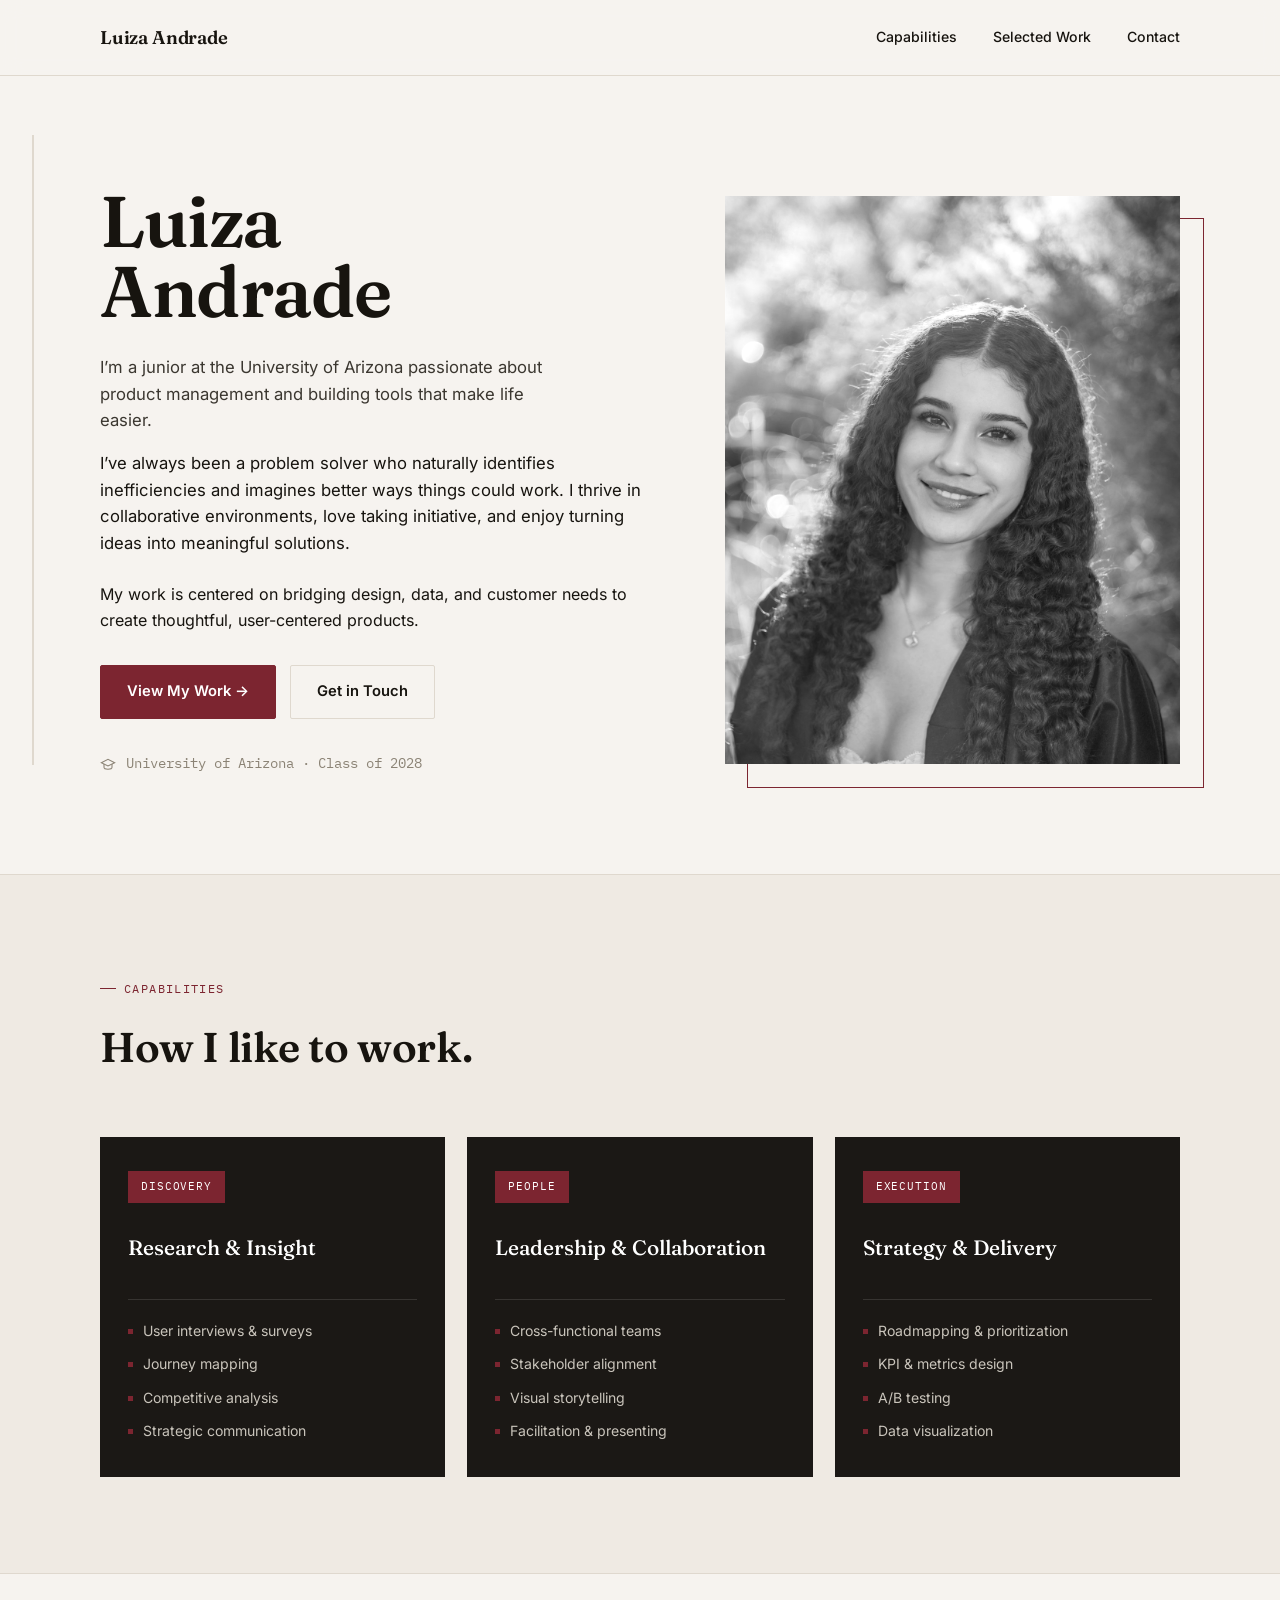
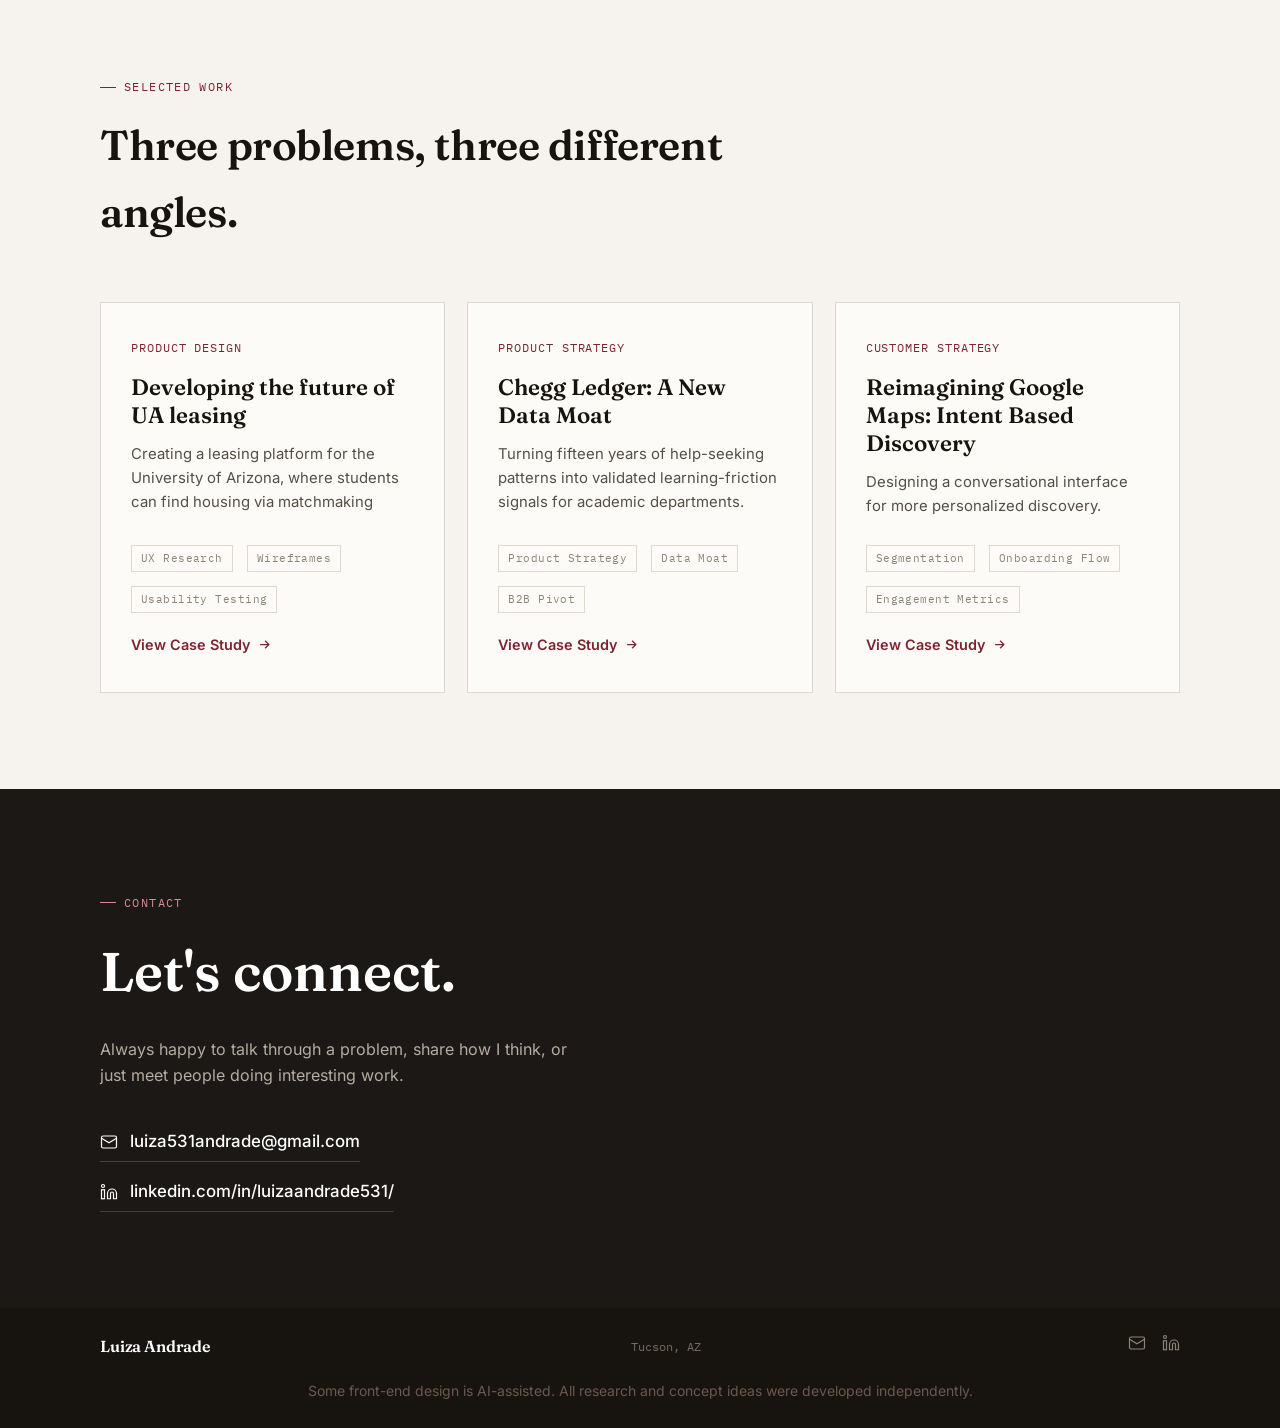
<file: index.html>
<!DOCTYPE html>

<html lang="en"><head>
<meta charset="utf-8"/>
<meta content="width=device-width, initial-scale=1.0" name="viewport"/>
<title>Luiza Andrade</title>



<link href="subzona-case-study.html?v=fast-3" rel="prefetch"/>
<link href="chegg-ledger-case-study.html?v=fast-3" rel="prefetch"/>
<link href="case-study2.html?v=fast-3" rel="prefetch"/>
<style>
  :root{
    --bg: #F6F3EF;
    --bg-alt: #EFEAE3;
    --ink: #17140F;
    --near-black: #1B1815;
    --oxblood: #7C2530;
    --oxblood-dark: #5E1B23;
    --cream-card: #FDFBF8;
    --line: #DFD8CE;
    --stone: #8B8375;
    --stone-light: #B4ACA0;
    --white: #FFFFFF;

    --serif: "Fraunces", Georgia, serif;
    --sans: "Inter", -apple-system, BlinkMacSystemFont, "Segoe UI", sans-serif;
    --mono: "IBM Plex Mono", monospace;
  }

  *{ margin:0; padding:0; box-sizing:border-box; }

  html{ scroll-behavior:smooth; }

  body{
    background:var(--bg);
    color:var(--ink);
    font-family:var(--sans);
    line-height:1.6;
    -webkit-font-smoothing:antialiased;
    overflow-x:hidden;
  }

  a{ color:inherit; text-decoration:none; }

  ::selection{ background:var(--oxblood); color:var(--white); }

  :focus-visible{
    outline: 2px solid var(--oxblood);
    outline-offset: 3px;
  }

  .wrap{
    max-width:1160px;
    margin:0 auto;
    padding:0 40px;
  }

  /* ---------- Roadmap thread (signature element) ---------- */
  .thread-track{
    position:fixed;
    left:32px;
    top:0;
    bottom:0;
    width:2px;
    z-index:5;
    display:flex;
    align-items:center;
    pointer-events:none;
  }
  .thread-track svg{ height:70vh; width:2px; overflow:visible; }
  .thread-line{
    stroke:var(--line);
    stroke-width:2;
  }
  .thread-fill{
    stroke:var(--oxblood);
    stroke-width:2;
    stroke-dasharray:1000;
    stroke-dashoffset:1000;
    transition:stroke-dashoffset .1s linear;
  }
  @media (max-width:900px){
    .thread-track{ display:none; }
  }

  /* ---------- Nav ---------- */
  header{
    position:sticky;
    top:0;
    z-index:50;
    background:rgba(246,243,239,0.88);
    backdrop-filter: blur(10px);
    border-bottom:1px solid var(--line);
  }
  nav{
    max-width:1160px;
    margin:0 auto;
    padding:22px 40px;
    display:flex;
    justify-content:space-between;
    align-items:center;
  }
  .logo{
    font-family:var(--serif);
    font-size:1.15rem;
    font-weight:600;
    letter-spacing:-0.01em;
  }
  .navlinks{
    display:flex;
    gap:36px;
    font-size:0.88rem;
    font-weight:500;
    color:var(--ink);
  }
  .navlinks a{
    position:relative;
    padding:4px 0;
    transition:color .2s ease;
  }
  .navlinks a::after{
    content:"";
    position:absolute;
    left:0; bottom:0;
    width:0; height:1px;
    background:var(--oxblood);
    transition:width .25s ease;
  }
  .navlinks a:hover{ color:var(--oxblood); }
  .navlinks a:hover::after{ width:100%; }

  .nav-toggle{ display:none; background:none; border:none; cursor:pointer; padding:6px; }
  .nav-toggle span{ display:block; width:22px; height:2px; background:var(--ink); margin:5px 0; transition:.25s; }

  @media (max-width:760px){
    .navlinks{
      position:fixed;
      top:64px; right:0;
      background:var(--cream-card);
      flex-direction:column;
      gap:0;
      width:220px;
      border:1px solid var(--line);
      border-radius:8px 0 0 8px;
      box-shadow:0 12px 30px rgba(0,0,0,0.12);
      transform:translateX(110%);
      transition:transform .3s ease;
    }
    .navlinks.open{ transform:translateX(0); }
    .navlinks a{ padding:16px 22px; border-bottom:1px solid var(--line); }
    .nav-toggle{ display:block; }
  }

  /* ---------- Eyebrow / labels ---------- */
  .eyebrow{
    font-family:var(--mono);
    font-size:0.72rem;
    letter-spacing:0.12em;
    text-transform:uppercase;
    color:var(--oxblood);
    display:inline-flex;
    align-items:center;
    gap:8px;
    margin-bottom:16px;
  }
  .eyebrow::before{
    content:"";
    width:16px; height:1px;
    background:var(--oxblood);
  }

  /* ---------- Hero ---------- */
  .hero{
    padding:110px 0 100px;
  }
  .hero-grid{
    display:grid;
    grid-template-columns:1.05fr 0.85fr;
    gap:64px;
    align-items:center;
  }
  .hero h1{
    font-family:var(--serif);
    font-weight:600;
    font-size:clamp(2.8rem, 5.6vw, 4.6rem);
    line-height:0.98;
    letter-spacing:-0.02em;
    margin-bottom:28px;
  }
  .hero h1 em{
    font-style:italic;
    font-weight:400;
    color:var(--oxblood);
  }
  .hero p{
    font-size:1.04rem;
    color:#3B3730;
    max-width:480px;
    margin-bottom:16px;
  }
  .hero p:last-of-type{ margin-bottom:32px; }

  .btn-row{ display:flex; gap:14px; flex-wrap:wrap; margin-bottom:34px; }
  .btn{
    font-family:var(--sans);
    font-weight:600;
    font-size:0.92rem;
    padding:14px 26px;
    border-radius:2px;
    cursor:pointer;
    transition:all .22s ease;
    display:inline-flex;
    align-items:center;
    gap:8px;
  }
  .btn-primary{
    background:var(--oxblood);
    color:var(--white);
    border:1px solid var(--oxblood);
  }
  .btn-primary:hover{
    background:var(--oxblood-dark);
    border-color:var(--oxblood-dark);
    transform:translateY(-1px);
  }
  .btn-ghost{
    background:transparent;
    color:var(--ink);
    border:1px solid var(--line);
  }
  .btn-ghost:hover{
    border-color:var(--ink);
    transform:translateY(-1px);
  }

  .badge-row{
    display:flex; align-items:center; gap:10px;
    font-size:0.85rem;
    color:var(--stone);
    font-family:var(--mono);
  }
  .badge-row svg{ flex-shrink:0; }

  .hero-photo{
    position:relative;
  }
  .hero-photo::before{
    content:"";
    position:absolute;
    top:22px; left:22px;
    width:100%; height:100%;
    border:1px solid var(--oxblood);
    z-index:0;
  }
  .hero-photo img{
    position:relative;
    z-index:1;
    width:100%;
    height:auto;
    display:block;
    object-fit:cover;
    filter:grayscale(1) contrast(1.05);
    aspect-ratio:4/5;
    object-position: center 20%;
  }

  @media (max-width:900px){
    .hero-grid{ grid-template-columns:1fr; }
    .hero{ padding:64px 0 60px; }
    .hero-photo{ order:-1; max-width:340px; }
  }

  /* ---------- Section shells ---------- */
  section{ padding:96px 0; }
  .section-alt{ background:var(--bg-alt); border-top:1px solid var(--line); border-bottom:1px solid var(--line); }

  .section-head{ margin-bottom:56px; max-width:640px; }
  .section-head h2{
    font-family:var(--serif);
    font-weight:600;
    font-size:clamp(1.9rem, 3.4vw, 2.6rem);
    letter-spacing:-0.01em;
  }

  /* ---------- Capabilities ---------- */
  .cap-grid{
    display:grid;
    grid-template-columns:repeat(3, 1fr);
    gap:22px;
  }
  .cap-card{
    background:var(--near-black);
    color:var(--white);
    padding:34px 28px;
    min-height:340px;
    display:flex;
    flex-direction:column;
    position:relative;
    overflow:hidden;
    transition:transform .3s ease;
  }
  .cap-card:hover{ transform:translateY(-4px); }
  .cap-tag{
    align-self:flex-start;
    background:var(--oxblood);
    color:var(--white);
    font-family:var(--mono);
    font-size:0.7rem;
    letter-spacing:0.08em;
    text-transform:uppercase;
    padding:7px 13px;
    margin-bottom:28px;
  }
  .cap-card h3{
    font-family:var(--serif);
    font-weight:500;
    font-size:1.3rem;
    margin-bottom:18px;
  }
  .cap-list{
    list-style:none;
    display:flex;
    flex-direction:column;
    gap:11px;
    margin-top:auto;
    padding-top:20px;
    border-top:1px solid rgba(255,255,255,0.12);
  }
  .cap-list li{
    font-size:0.88rem;
    color:#C9C4BB;
    display:flex;
    align-items:baseline;
    gap:10px;
  }
  .cap-list li::before{
    content:"";
    width:5px; height:5px;
    background:var(--oxblood);
    flex-shrink:0;
    transform:translateY(-2px);
  }

  @media (max-width:900px){
    .cap-grid{ grid-template-columns:1fr; }
  }

  /* ---------- Work ---------- */
  .work-grid{
    display:grid;
    grid-template-columns:repeat(3, 1fr);
    gap:22px;
  }
  .work-card{
    background:var(--cream-card);
    border:1px solid var(--line);
    padding:36px 30px;
    display:flex;
    flex-direction:column;
    transition:border-color .25s ease, transform .25s ease, box-shadow .25s ease;
  }
  .work-card:hover{
    border-color:var(--oxblood);
    transform:translateY(-4px);
    box-shadow:0 18px 40px rgba(23,20,15,0.08);
  }
  .work-tag{
    font-family:var(--mono);
    font-size:0.72rem;
    letter-spacing:0.08em;
    text-transform:uppercase;
    color:var(--oxblood);
    margin-bottom:16px;
  }
  .work-card h3{
    font-family:var(--serif);
    font-weight:600;
    font-size:1.4rem;
    line-height:1.25;
    margin-bottom:14px;
  }
  .work-card p{
    font-size:0.93rem;
    color:#544F46;
    margin-bottom:26px;
    flex-grow:1;
  }
  .work-meta{
    display:flex;
    gap:14px;
    flex-wrap:wrap;
    margin-bottom:20px;
  }
  .work-meta span{
    font-family:var(--mono);
    font-size:0.68rem;
    letter-spacing:0.04em;
    color:var(--stone);
    border:1px solid var(--line);
    padding:4px 9px;
  }
  .work-link{
    font-weight:600;
    font-size:0.9rem;
    color:var(--oxblood);
    display:inline-flex;
    align-items:center;
    gap:7px;
  }
  .work-link svg{ transition:transform .2s ease; }
  .work-card:hover .work-link svg{ transform:translateX(4px); }

  @media (max-width:900px){
    .work-grid{ grid-template-columns:1fr; }
  }

  /* ---------- Contact / Footer ---------- */
  .contact{
    background:var(--near-black);
    color:var(--white);
  }
  .contact .eyebrow{ color:#D98A93; }
  .contact .eyebrow::before{ background:#D98A93; }
  .contact h2{
    font-family:var(--serif);
    font-weight:600;
    font-size:clamp(2.2rem, 4.6vw, 3.4rem);
    margin-bottom:22px;
    max-width:600px;
  }
  .contact p{
    color:#B4ACA0;
    max-width:480px;
    margin-bottom:40px;
    font-size:1rem;
  }
  .contact-links{
    display:flex;
    flex-direction:column;
    gap:16px;
  }
  .contact-links a{
    display:inline-flex;
    align-items:center;
    gap:12px;
    font-size:1.05rem;
    font-weight:500;
    width:fit-content;
    padding-bottom:6px;
    border-bottom:1px solid rgba(255,255,255,0.18);
    transition:border-color .2s ease, color .2s ease;
  }
  .contact-links a:hover{ border-color:var(--oxblood); color:#E7A5AC; }

  footer{
    background:var(--ink);
    color:#8B8375;
    padding:26px 0;
  }
  .footer-row{
    display:flex;
    justify-content:space-between;
    align-items:center;
    flex-wrap:wrap;
    gap:14px;
  }
  .footer-row .logo{ color:var(--white); font-size:1rem; }
  .footer-tag{ font-family:var(--mono); font-size:0.78rem; color:#726C60; }
  .footer-icons{ display:flex; gap:16px; }
  .footer-icons a{ color:#8B8375; transition:color .2s ease; }
  .footer-icons a:hover{ color:var(--oxblood); }

  /* ---------- Reveal on scroll ---------- */
  .reveal{
    opacity:0;
    transform:translateY(22px);
    transition:opacity .7s ease, transform .7s ease;
  }
  .reveal.in{ opacity:1; transform:translateY(0); }

  @media (prefers-reduced-motion: reduce){
    html{ scroll-behavior:auto; }
    .reveal{ opacity:1; transform:none; transition:none; }
    .thread-fill{ transition:none; }
  }

</style>
<style>:root{--motion-accent:#b43e51}
.motion-progress{position:fixed;z-index:10000;top:0;left:0;width:100%;height:3px;transform:scaleX(0);transform-origin:left;background:linear-gradient(90deg,var(--motion-accent),#e79b75);pointer-events:none}
.motion-ready .motion-reveal{opacity:0;transform:translateY(28px) scale(.985);transition:opacity .72s cubic-bezier(.2,.75,.25,1),transform .72s cubic-bezier(.2,.75,.25,1);transition-delay:var(--motion-delay,0ms)}
.motion-ready .motion-reveal.motion-in{opacity:1;transform:none}
.motion-ready .motion-pop{transition:transform .35s cubic-bezier(.2,.8,.2,1),box-shadow .35s ease,border-color .35s ease;transform-style:preserve-3d;will-change:transform}
.motion-ready .motion-pop:hover{transform:translateY(-7px) rotateX(var(--motion-rx,0deg)) rotateY(var(--motion-ry,0deg));box-shadow:0 20px 45px rgba(31,22,23,.13)}
.motion-ready a,.motion-ready button{transition:transform .22s ease,color .22s ease,background-color .22s ease,border-color .22s ease}
.motion-ready a:hover,.motion-ready button:hover{transform:translateY(-2px)}
.motion-ready img{transition:transform .65s cubic-bezier(.2,.8,.2,1),filter .4s ease}
.motion-ready .motion-pop:hover img,.motion-ready figure:hover img,.motion-ready .phone:hover img{transform:scale(1.025)}
@media(max-width:800px),(pointer:coarse){.motion-ready .motion-pop:hover{transform:translateY(-4px)}}
@media(prefers-reduced-motion:reduce){html{scroll-behavior:auto!important}.motion-progress{display:none}.motion-ready .motion-reveal{opacity:1;transform:none;transition:none}.motion-ready *{animation-duration:.01ms!important;animation-iteration-count:1!important;transition-duration:.01ms!important}}
</style>
<style>@font-face {
  font-family: 'Fraunces';
  font-style: normal;
  font-weight: 300;
  font-display: swap;
  src: url(assets/font-d76b2b5f397b.woff2) format('woff2');
}
@font-face {
  font-family: 'Fraunces';
  font-style: normal;
  font-weight: 400;
  font-display: swap;
  src: url(assets/font-5f9f671b2c58.woff2) format('woff2');
}
@font-face {
  font-family: 'Fraunces';
  font-style: normal;
  font-weight: 500;
  font-display: swap;
  src: url(assets/font-c327eacc9d20.woff2) format('woff2');
}
@font-face {
  font-family: 'Fraunces';
  font-style: normal;
  font-weight: 600;
  font-display: swap;
  src: url(assets/font-9f49203e2ae8.woff2) format('woff2');
}
@font-face {
  font-family: 'Fraunces';
  font-style: normal;
  font-weight: 700;
  font-display: swap;
  src: url(assets/font-949591173c23.woff2) format('woff2');
}
@font-face {
  font-family: 'IBM Plex Mono';
  font-style: normal;
  font-weight: 400;
  font-display: swap;
  src: url(assets/font-73ee977f3973.woff2) format('woff2');
}
@font-face {
  font-family: 'IBM Plex Mono';
  font-style: normal;
  font-weight: 500;
  font-display: swap;
  src: url(assets/font-334e1ee15178.woff2) format('woff2');
}
@font-face {
  font-family: 'Inter';
  font-style: normal;
  font-weight: 400;
  font-display: swap;
  src: url(assets/font-35f7e7e06fa6.woff2) format('woff2');
}
@font-face {
  font-family: 'Inter';
  font-style: normal;
  font-weight: 500;
  font-display: swap;
  src: url(assets/font-e90966715edc.woff2) format('woff2');
}
@font-face {
  font-family: 'Inter';
  font-style: normal;
  font-weight: 600;
  font-display: swap;
  src: url(assets/font-425c6feef04d.woff2) format('woff2');
}
</style>
<style>.reveal,.motion-ready .motion-reveal{opacity:1!important;transform:none!important;transition:none!important}.motion-pop{will-change:auto!important}</style></head>
<body class="" id="artifacts-component-root-html">
<div aria-hidden="true" class="thread-track">
<svg preserveaspectratio="none" viewbox="0 0 2 1000">
<line class="thread-line" x1="1" x2="1" y1="0" y2="1000"></line>
<line class="thread-fill" id="threadFill" style="stroke-dashoffset: 0;" x1="1" x2="1" y1="0" y2="1000"></line>
</svg>
</div>
<header>
<nav>
<div class="logo">Luiza Andrade</div>
<div class="navlinks" id="navLinks">
<a href="#capabilities">Capabilities</a>
<a href="#work">Selected Work</a>
<a href="#contact">Contact</a>
</div>
<button aria-label="Toggle menu" class="nav-toggle" id="navToggle">
<span></span><span></span><span></span>
</button>
</nav>
</header>
<section class="hero" id="about">
<div class="wrap hero-grid">
<div>
<h1 class="reveal">Luiza<br/>Andrade</h1>
<p class="reveal"><span style="font-size: 16.64px;">I’m a junior at the University of Arizona passionate about product management and building tools that make life easier.</span><div><div><span style="font-size: 16.64px;">I’ve always been a problem solver who naturally identifies inefficiencies and imagines better ways things could work.</span><span style="font-size: 1.04rem;"> I thrive in collaborative environments, love taking initiative, and enjoy turning ideas into meaningful solutions.</span> </div><div><br/></div><div>My work is centered on bridging design, data, and customer needs to create thoughtful, user-centered products.</div></div></p>
<div class="btn-row reveal">
<a class="btn btn-primary" href="#work">View My Work →</a>
<a class="btn btn-ghost" href="#contact">Get in Touch</a>
</div>
<div class="badge-row reveal">
<svg fill="none" height="16" stroke="currentColor" stroke-width="1.6" viewbox="0 0 24 24" width="16"><path d="M22 10 12 5 2 10l10 5 10-5Z"></path><path d="M6 12v5c0 1.5 2.7 3 6 3s6-1.5 6-3v-5"></path></svg>
<span>University of Arizona · Class of 2028</span>
</div>
</div>
<div class="hero-photo reveal" id="heroPhoto">
<img decoding="async" fetchpriority="high" alt="Portrait of Luiza Andrade" id="heroPhotoImg" src="luiza-photo.jpg"/>
</div>
</div>
</section>
<section class="section-alt" id="capabilities">
<div class="wrap">
<div class="section-head reveal">
<div class="eyebrow">Capabilities</div>
<h2>How I like to work.</h2>
</div>
<div class="cap-grid" id="capGrid">
<div class="cap-card reveal">
<div class="cap-tag">Discovery</div>
<h3>Research &amp; Insight</h3>
<ul class="cap-list">
<li>User interviews &amp; surveys</li>
<li>Journey mapping</li>
<li>Competitive analysis</li>
<li>Strategic communication</li>
</ul>
</div>
<div class="cap-card reveal">
<div class="cap-tag">People</div>
<h3>Leadership &amp; Collaboration</h3>
<ul class="cap-list">
<li>Cross-functional teams</li>
<li>Stakeholder alignment</li>
<li>Visual storytelling</li>
<li>Facilitation &amp; presenting</li>
</ul>
</div>
<div class="cap-card reveal">
<div class="cap-tag">Execution</div>
<h3>Strategy &amp; Delivery</h3>
<ul class="cap-list">
<li>Roadmapping &amp; prioritization</li>
<li>KPI &amp; metrics design</li>
<li>A/B testing</li>
<li>Data visualization</li>
</ul>
</div>
</div>
</div>
</section>
<section id="work">
<div class="wrap">
<div class="section-head reveal">
<div class="eyebrow">Selected Work</div>
<h2>Three problems, three different angles.</h2>
</div>
<div class="work-grid" id="workGrid">
<div class="work-card reveal">
<div class="work-tag">Product Design</div>
<h3>Developing the future of UA leasing</h3>
<p>Creating a leasing platform for the University of Arizona, where students can find housing via matchmaking </p>
<div class="work-meta">
<span>UX Research</span>
<span>Wireframes</span>
<span>Usability Testing</span>
</div>
<a class="work-link" href="subzona-case-study.html?v=fast-3">View Case Study
          <svg fill="none" height="15" stroke="currentColor" stroke-width="2" viewbox="0 0 24 24" width="15"><path d="M5 12h14M13 6l6 6-6 6"></path></svg>
</a>
</div>
<div class="work-card reveal">
<div class="work-tag">Product Strategy</div>
<h3>Chegg Ledger: A New Data Moat</h3>
<p>Turning fifteen years of help-seeking patterns into validated learning-friction signals for academic departments.</p>
<div class="work-meta">
<span>Product Strategy</span>
<span>Data Moat</span>
<span>B2B Pivot</span>
</div>
<a class="work-link" href="chegg-ledger-case-study.html?v=fast-3">View Case Study
          <svg fill="none" height="15" stroke="currentColor" stroke-width="2" viewbox="0 0 24 24" width="15"><path d="M5 12h14M13 6l6 6-6 6"></path></svg>
</a>
</div>
<div class="work-card reveal">
<div class="work-tag">Customer Strategy</div>
<h3>Reimagining Google Maps: Intent Based Discovery </h3>
<p>Designing a conversational interface for more personalized discovery.</p>
<div class="work-meta">
<span>Segmentation</span>
<span>Onboarding Flow</span>
<span>Engagement Metrics</span>
</div>
<a class="work-link" href="case-study2.html?v=fast-3">View Case Study
          <svg fill="none" height="15" stroke="currentColor" stroke-width="2" viewbox="0 0 24 24" width="15"><path d="M5 12h14M13 6l6 6-6 6"></path></svg>
</a>
</div>
</div>
</div>
</section>
<section class="contact" id="contact">
<div class="wrap">
<div class="eyebrow reveal">Contact</div>
<h2 class="reveal">Let's connect.</h2>
<p class="reveal">Always happy to talk through a problem, share how I think, or just meet people doing interesting work.</p>
<div class="contact-links reveal">
<a href="mailto:luiza531andrade@gmail.com">
<svg fill="none" height="18" stroke="currentColor" stroke-width="1.6" viewbox="0 0 24 24" width="18"><rect height="16" rx="2" width="20" x="2" y="4"></rect><path d="m2 7 10 6 10-6"></path></svg>
<span>luiza531andrade@gmail.com</span>
</a>
<a href="https://www.linkedin.com/in/luizaandrade531/" rel="noopener" target="_blank">
<svg fill="none" height="18" stroke="currentColor" stroke-width="1.6" viewbox="0 0 24 24" width="18"><path d="M16 8a6 6 0 0 1 6 6v7h-4v-7a2 2 0 0 0-2-2 2 2 0 0 0-2 2v7h-4v-7a6 6 0 0 1 6-6Z"></path><rect height="12" width="4" x="2" y="9"></rect><circle cx="4" cy="4" r="2"></circle></svg>
<span>linkedin.com/in/luizaandrade531/</span>
</a>
</div>
</div>
</section>
<footer>
<div class="wrap footer-row">
<div class="logo">Luiza Andrade</div>
<div class="footer-tag">Tucson, AZ </div>
<div class="footer-icons">
<a aria-label="Email" href="mailto:luiza531andrade@gmail.com">
<svg fill="none" height="18" stroke="currentColor" stroke-width="1.6" viewbox="0 0 24 24" width="18"><rect height="16" rx="2" width="20" x="2" y="4"></rect><path d="m2 7 10 6 10-6"></path></svg>
</a>
<a aria-label="LinkedIn" href="https://www.linkedin.com/in/luizaandrade531/" rel="noopener" target="_blank">
<svg fill="none" height="18" stroke="currentColor" stroke-width="1.6" viewbox="0 0 24 24" width="18"><path d="M16 8a6 6 0 0 1 6 6v7h-4v-7a2 2 0 0 0-2-2 2 2 0 0 0-2 2v7h-4v-7a6 6 0 0 1 6-6Z"></path><rect height="12" width="4" x="2" y="9"></rect><circle cx="4" cy="4" r="2"></circle></svg>
</a>
</div>
</div>
<p style="text-align:center;margin:20px 24px 0;font-size:14px;line-height:1.6;color:var(--sub,#6B5850)">Some front-end design is AI-assisted. All research and concept ideas were developed independently.</p>
</footer>
<script>
  // Mobile nav toggle
  const navToggle = document.getElementById('navToggle');
  const navLinks = document.getElementById('navLinks');
  navToggle.addEventListener('click', () => navLinks.classList.toggle('open'));
  navLinks.querySelectorAll('a').forEach(a => a.addEventListener('click', () => navLinks.classList.remove('open')));

  // Scroll reveal
  const reveals = document.querySelectorAll('.reveal');
  const io = new IntersectionObserver((entries) => {
    entries.forEach(entry => {
      if(entry.isIntersecting){
        entry.target.classList.add('in');
        io.unobserve(entry.target);
      }
    });
  }, { threshold: 0.15 });
  reveals.forEach(el => io.observe(el));

  // Roadmap thread fill on scroll
  const threadFill = document.getElementById('threadFill');
  function updateThread(){
    const scrollTop = window.scrollY;
    const docHeight = document.documentElement.scrollHeight - window.innerHeight;
    const pct = Math.min(scrollTop / docHeight, 1);
    const len = 1000;
    threadFill.style.strokeDashoffset = String(len - (len * pct));
  }
  window.addEventListener('scroll', updateThread, { passive:true });
  updateThread();

</script>

</body></html>
</file>
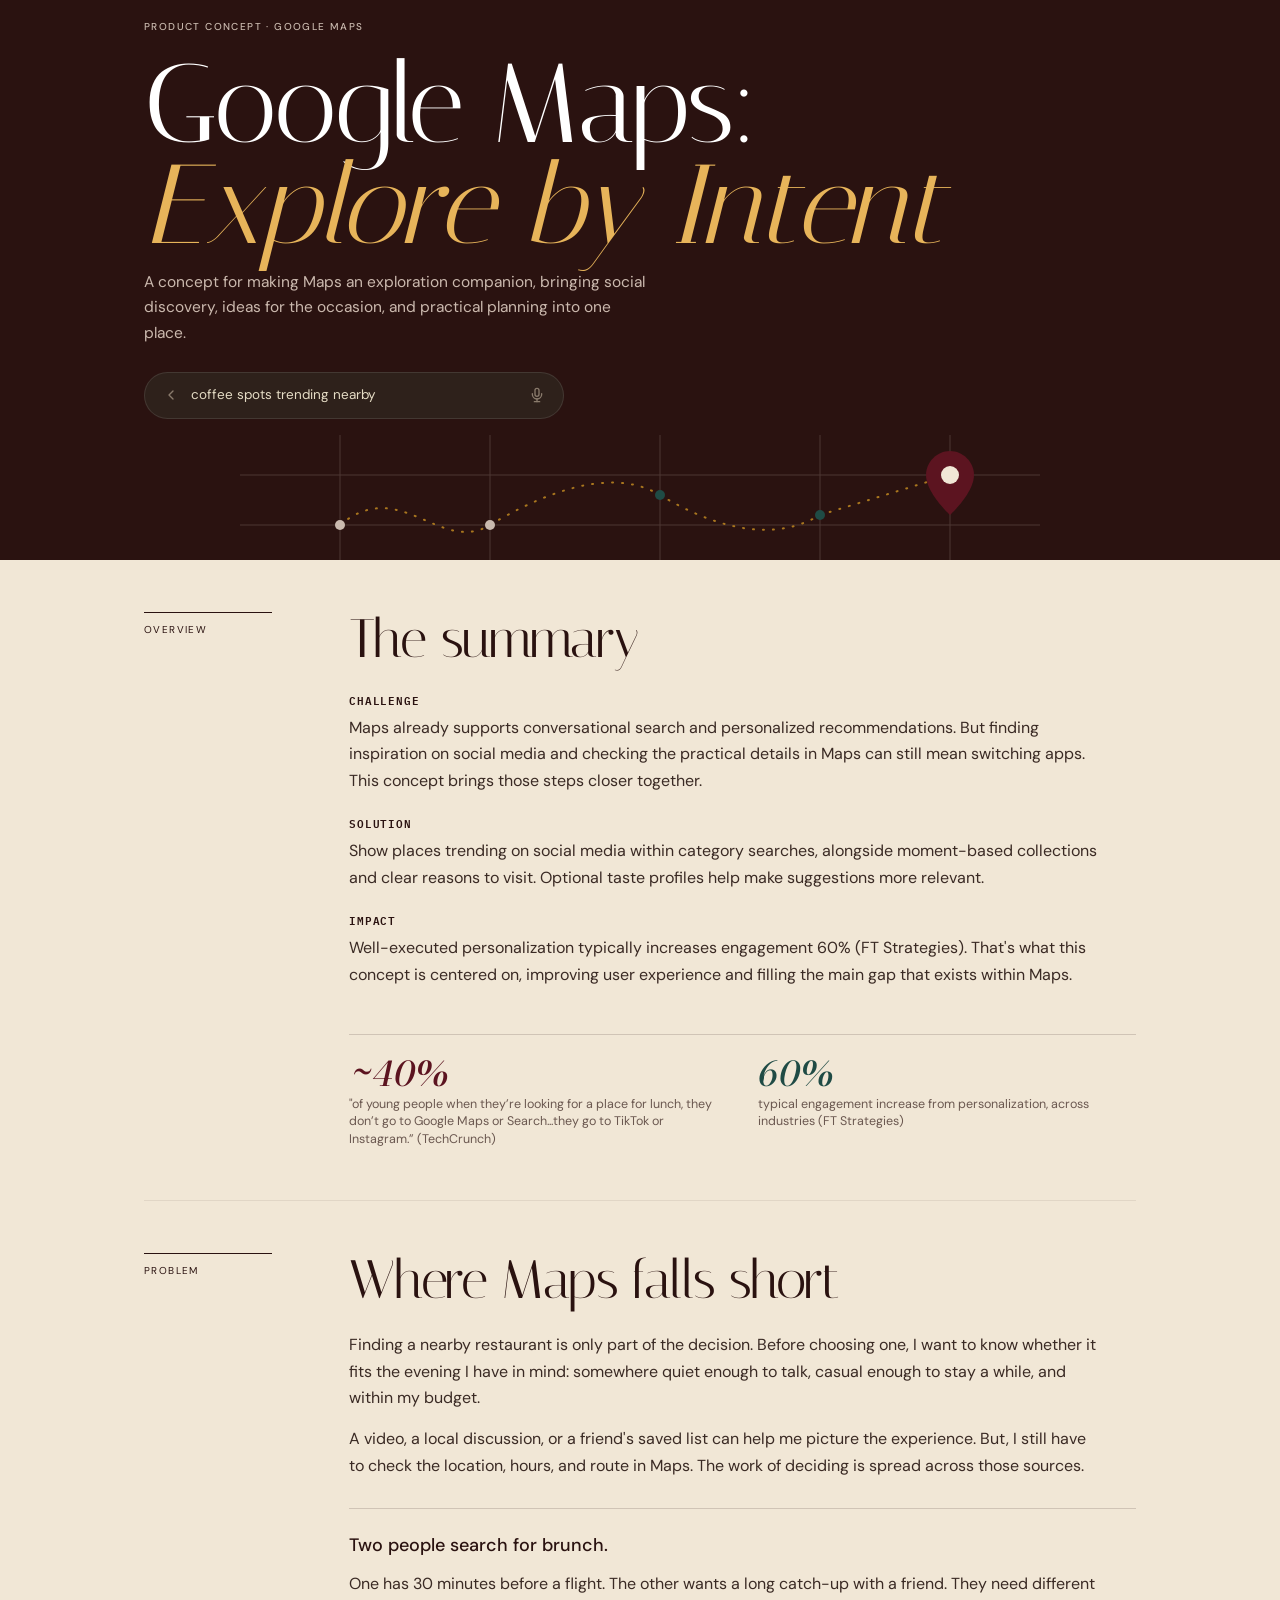
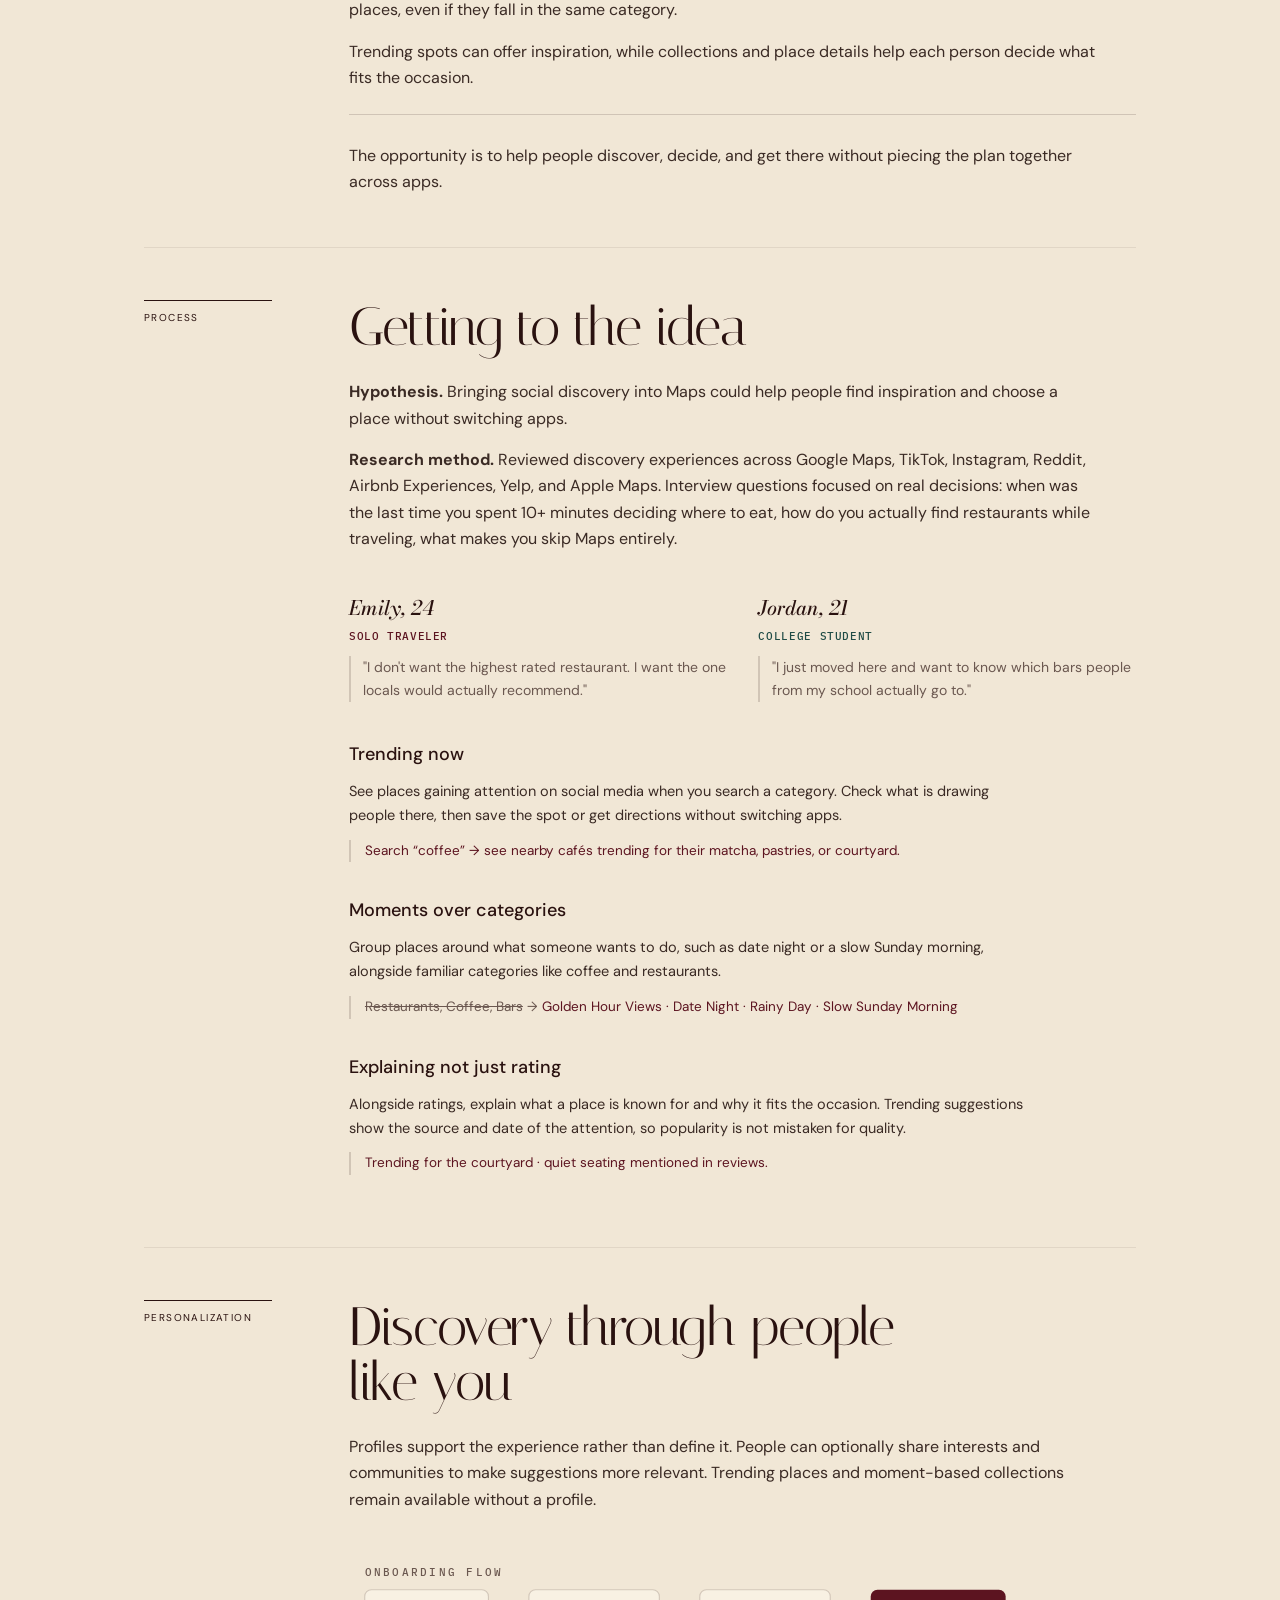
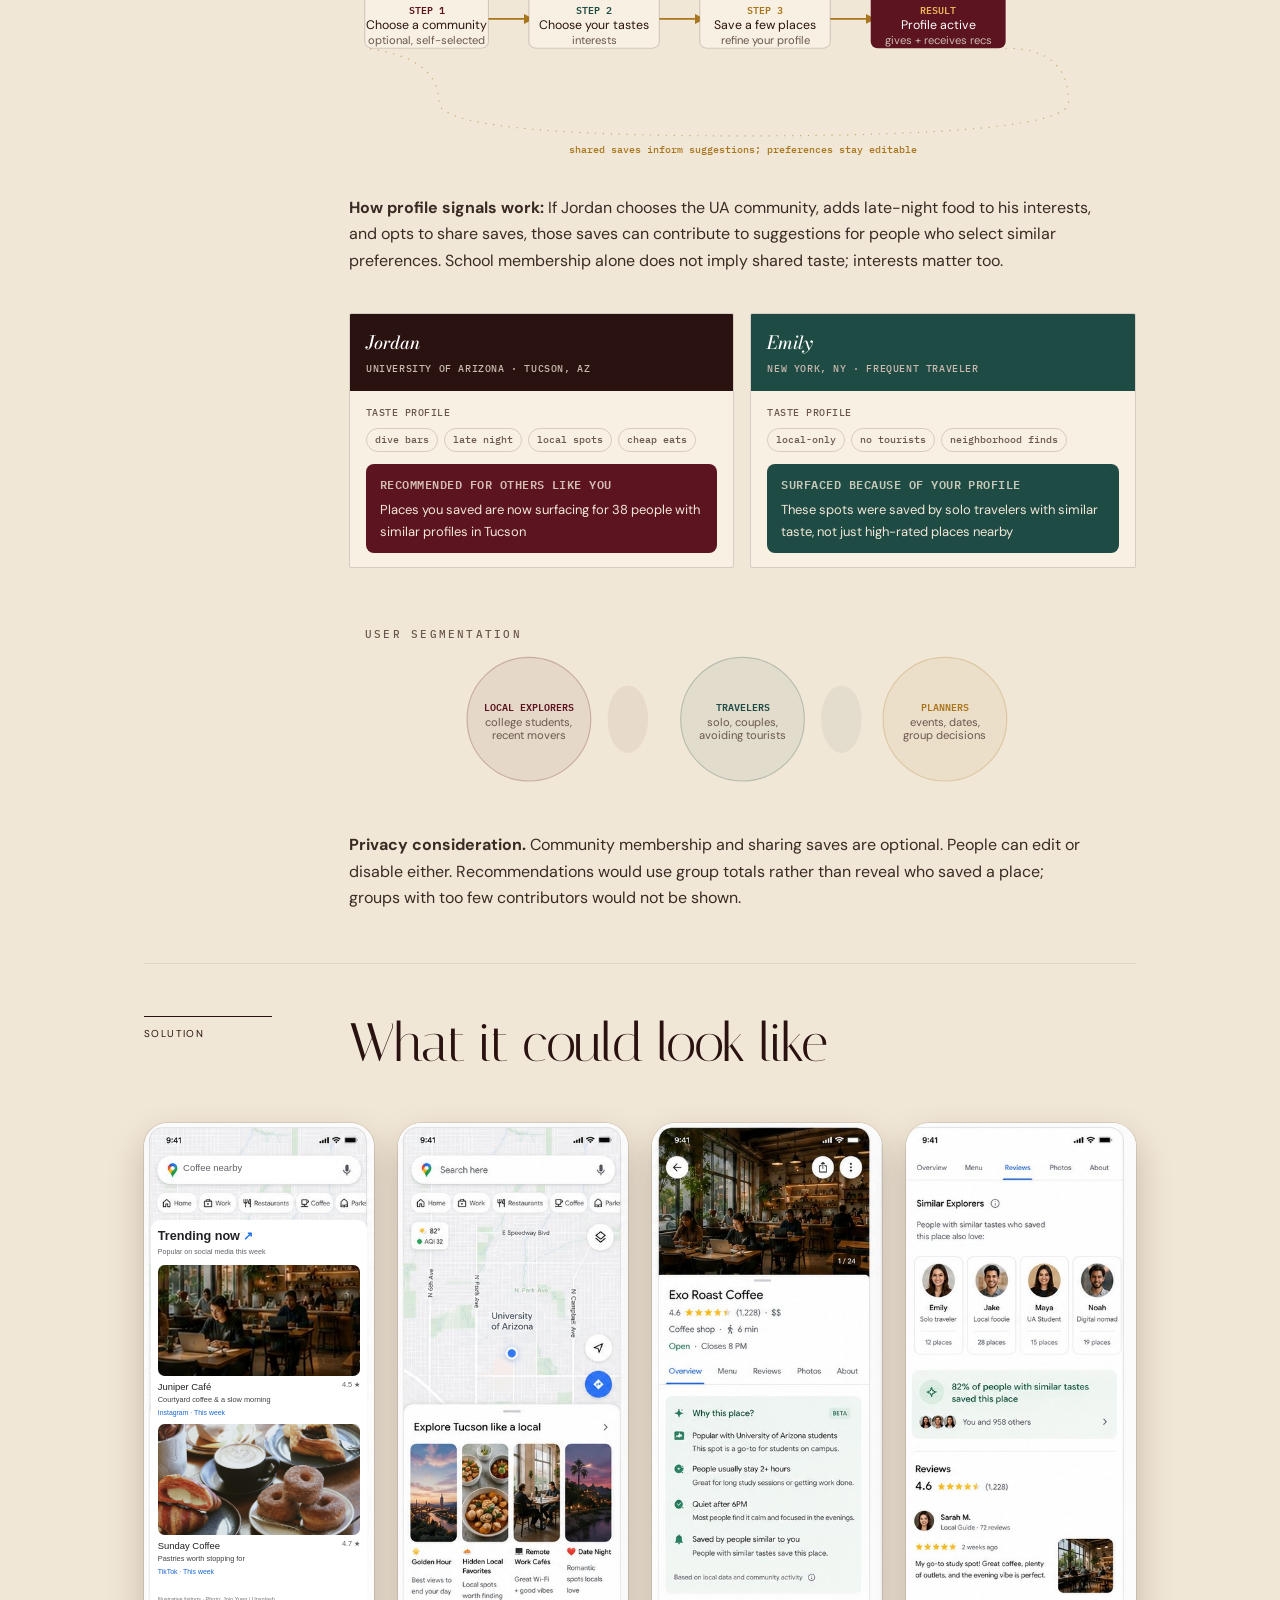
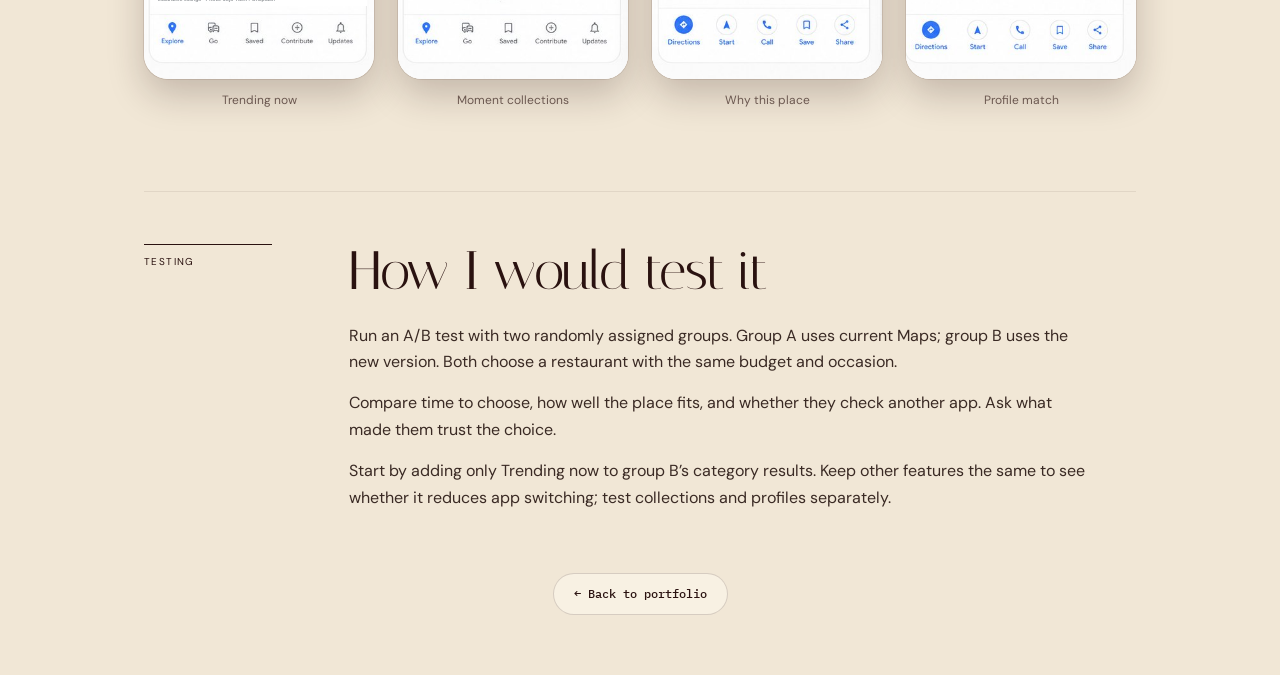
<file: case-study2.html>
<!DOCTYPE html>
<html lang="en"><head>
    <meta charset="UTF-8">
<meta name="viewport" content="width=device-width, initial-scale=1.0">
<title>Google Maps: Explore by Intent · Luiza Andrade</title>


<style>
  :root{
    --maroon:#5C1420;
    --teal:#1F4B45;
    --gold:#A9761E;
    --cream:#F1E7D6;
    --card:#F8F1E3;
    --ink:#2A1210;
    --sub:#6B5850;
    --line:rgba(42,18,16,0.16);
    --line-soft:rgba(42,18,16,0.08);
    --maxw:740px;
  }
  *{box-sizing:border-box;}
  @media(min-width:900px){ :root{ --maxw:860px; } }
  @media(min-width:1180px){ :root{ --maxw:1040px; } }
  @media(min-width:1500px){ :root{ --maxw:1140px; } }
  body{ margin:0; background:var(--cream); color:var(--ink); font-family:'DM Sans',sans-serif; line-height:1.65; font-size:16px; }
  p{ margin:0 0 15px 0; color:#3A2A24; } p:last-child{ margin-bottom:0; }
  a{ color:var(--maroon); }

  /* Font system:
     Bodoni Moda = section headings, large display numbers, pull quotes
     DM Sans = body copy, labels, UI text
     IBM Plex Mono = section numbers, tags, data labels, code-like UI elements */

  .wrap{ max-width:var(--maxw); margin:0 auto; padding:0 24px; }

  /* HERO */
  .hero{ background:var(--ink); color:var(--cream); padding:54px 0 0 0; }
  .hero-inner{ max-width:var(--maxw); margin:0 auto; padding:0 24px; }
  .kicker{ font-family:'IBM Plex Mono'; font-size:11.5px; letter-spacing:.14em; text-transform:uppercase; color:#C9B9AE; margin-bottom:18px; }
  .hero h1{ font-family:'Bodoni Moda',serif; font-weight:900; font-size:50px; line-height:1.0; color:#fff; margin:0 0 6px 0; }
  .hero h1 em{ font-style:italic; color:#E7B45A; }
  .hero .sub{ color:#CBB9AE; font-size:15.5px; max-width:46ch; margin:14px 0 26px 0; }
  .maps-bar{ background:#2E211B; border:1px solid rgba(255,255,255,0.1); border-radius:100px; padding:11px 18px; display:flex; align-items:center; gap:12px; max-width:420px; }
  .maps-bar .mb-icon{ width:16px; height:16px; flex-shrink:0; color:#8A7B6C; }
  .maps-bar .txt{ font-size:13.5px; color:#E5DCC5; }
  .maps-bar .mic{ margin-left:auto; }
  .hero-map{ height:160px; margin-top:16px; }
  .hero-map svg{ width:100%; height:100%; display:block; }

  /* SECTIONS */
  section{ padding:52px 0; border-bottom:1px solid var(--line-soft); position:relative; }
  section:last-of-type{ border-bottom:none; }
  .snum{ font-family:'IBM Plex Mono'; font-size:11px; letter-spacing:.1em; margin-bottom:10px; font-weight:600; }
  .snum.c1{ color:var(--maroon); } .snum.c2{ color:var(--teal); } .snum.c3{ color:var(--gold); } .snum.c4{ color:var(--maroon); } .snum.c5{ color:var(--teal); }
  h2{ font-family:'Bodoni Moda',serif; font-weight:700; font-size:26px; margin:0 0 22px 0; line-height:1.2; }
  h2 em{ font-style:italic; }

  /* EXEC SUMMARY */
  .lead-block{ margin-bottom:20px; }
  .lead-block:last-child{ margin-bottom:0; }
  .lead-block .tag{ font-family:'IBM Plex Mono'; font-size:11px; text-transform:uppercase; letter-spacing:.08em; font-weight:600; margin-bottom:6px; display:block; }
  .tag.m{ color:var(--maroon); } .tag.t{ color:var(--teal); } .tag.g{ color:var(--gold); }
  .lead-block p{ font-size:16px; max-width:64ch; }
  .stat-row{ display:flex; gap:32px; margin-top:26px; padding-top:22px; border-top:1px solid var(--line); flex-wrap:wrap; }
  .stat{ flex:1; min-width:120px; }
  .stat .n{ font-family:'Bodoni Moda',serif; font-style:italic; font-size:34px; line-height:1; }
  .stat.m .n{ color:var(--maroon); } .stat.t .n{ color:var(--teal); } .stat.g .n{ color:var(--gold); }
  .stat .d{ font-size:12.5px; color:var(--sub); margin-top:5px; line-height:1.4; }

  /* CONTEXT */
  .quote-block{ border-left:3px solid var(--teal); padding:2px 0 2px 18px; margin:22px 0; }
  .quote-block p{ font-family:'Bodoni Moda',serif; font-style:italic; font-size:18px; color:var(--ink); margin-bottom:4px; }
  .quote-block .src{ font-family:'IBM Plex Mono'; font-size:11px; color:var(--sub); }
  ul.plain{ margin:0; padding-left:18px; }
  ul.plain li{ margin-bottom:9px; font-size:15.5px; color:#3A2A24; }

  /* Ranking diagram */
  .diagram{ margin:28px 0; }
  .diagram svg{ width:100%; height:auto; display:block; }

  /* Competitive landscape */
  .comp-grid{ display:grid; grid-template-columns:1fr 1fr 1fr; gap:12px; margin:24px 0; }
  .comp-col{ background:var(--card); border:1px solid var(--line); border-radius:8px; padding:14px; }
  .comp-col .ch{ font-family:'IBM Plex Mono'; font-size:10px; text-transform:uppercase; letter-spacing:.06em; margin-bottom:10px; font-weight:600; }
  .comp-col.maps .ch{ color:var(--maroon); }
  .comp-col.social .ch{ color:var(--teal); }
  .comp-col.gap .ch{ color:var(--gold); }
  .comp-col li{ font-size:12.5px; color:var(--sub); margin-bottom:5px; list-style:none; padding-left:0; }
  .comp-col li::before{ content:"—"; margin-right:6px; opacity:0.5; }

  /* APPROACH */
  .persona-row{ display:flex; gap:32px; margin:24px 0; flex-wrap:wrap; }
  .persona{ flex:1; min-width:220px; }
  .persona .pname{ font-family:'Bodoni Moda',serif; font-style:italic; font-size:20px; }
  .persona .pmeta{ font-family:'IBM Plex Mono'; font-size:10.5px; text-transform:uppercase; letter-spacing:.06em; margin:4px 0 10px 0; }
  .persona:nth-child(1) .pmeta{ color:var(--maroon); }
  .persona:nth-child(2) .pmeta{ color:var(--teal); }
  .persona .pq{ font-size:14px; color:var(--sub); border-left:2px solid var(--line); padding-left:12px; }

  .decision{ padding:18px 0; border-top:1px solid var(--line-soft); }
  .decision:first-child{ border-top:none; }
  .decision .dl{ font-family:'IBM Plex Mono'; font-size:10.5px; text-transform:uppercase; letter-spacing:.06em; margin-bottom:6px; font-weight:600; }
  .decision:nth-child(1) .dl{ color:var(--maroon); }
  .decision:nth-child(2) .dl{ color:var(--teal); }
  .decision:nth-child(3) .dl{ color:var(--gold); }
  .decision h4{ font-family:'Bodoni Moda',serif; font-weight:700; font-size:17px; margin:0 0 7px 0; }
  .decision p{ font-size:14.5px; max-width:60ch; margin-bottom:8px; }
  .swap{ font-size:13.5px; color:var(--sub); font-style:italic; }
  .swap s{ color:var(--sub); }
  .swap b{ color:var(--maroon); font-style:normal; font-weight:600; }

  /* PROFILE SYSTEM */
  .onboard-flow{ margin:28px 0; }
  .onboard-flow svg{ width:100%; height:auto; }

  .profile-demo{ display:flex; gap:16px; margin:24px 0; flex-wrap:wrap; }
  .profile-card{ flex:1; min-width:240px; background:var(--card); border:1px solid var(--line); border-radius:10px; overflow:hidden; }
  .profile-card .ph{ background:var(--ink); padding:14px 16px; }
  .profile-card .ph .phn{ font-family:'Bodoni Moda',serif; font-style:italic; font-size:18px; color:#fff; }
  .profile-card .ph .phm{ font-family:'IBM Plex Mono'; font-size:10px; color:#C9B9AE; text-transform:uppercase; letter-spacing:.06em; margin-top:3px; }
  .profile-card .pb{ padding:14px 16px; }
  .profile-tag-row{ display:flex; gap:6px; flex-wrap:wrap; margin-top:6px; }
  .ptag{ font-family:'IBM Plex Mono'; font-size:10px; padding:3px 8px; border-radius:100px; border:1px solid var(--line); color:var(--sub); }
  .rec-from{ background:var(--maroon); color:var(--cream); border-radius:8px; padding:11px 14px; margin-top:12px; font-size:13px; }
  .rec-from b{ display:block; font-size:12px; font-family:'IBM Plex Mono'; letter-spacing:.04em; opacity:0.8; margin-bottom:4px; }

  .seg-diagram{ margin:26px 0; }
  .seg-diagram svg{ width:100%; height:auto; }

  .engage-grid{ display:grid; grid-template-columns:1fr 1fr; gap:12px; margin:24px 0; }
  .engage-cell{ background:var(--card); border:1px solid var(--line); border-radius:8px; padding:14px; }
  .engage-cell .en{ font-family:'Bodoni Moda',serif; font-style:italic; font-size:26px; line-height:1; }
  .engage-cell.m .en{ color:var(--maroon); }
  .engage-cell.t .en{ color:var(--teal); }
  .engage-cell.g .en{ color:var(--gold); }
  .engage-cell .el{ font-family:'IBM Plex Mono'; font-size:10px; text-transform:uppercase; letter-spacing:.06em; color:var(--sub); margin-top:6px; }
  .engage-cell .ed{ font-size:13px; color:var(--sub); margin-top:5px; }

  /* WIREFRAMES */
  .wf-row{ display:flex; gap:24px; flex-wrap:wrap; justify-content:center; margin:28px 0; }
  .wf-item{ text-align:center; }
  .wf-phone{ width:214px; height:517px; border-radius:30px; overflow:hidden; box-shadow:0 16px 36px rgba(42,18,16,0.22), 0 0 0 1px rgba(42,18,16,0.1); background:var(--card); }
  .wf-phone .scr{ width:100%; height:100%; background-size:cover; background-position:center; cursor:default; }
  .wf-phone .scr > *{ display:none; }
  .wl{ height:9px; background:rgba(42,18,16,0.12); border-radius:3px; margin-bottom:7px; }
  .wl.w60{ width:60%; } .wl.w80{ width:80%; } .wl.w40{ width:40%; }
  .wb{ background:rgba(42,18,16,0.1); border-radius:6px; }
  .wf-cap{ font-family:'IBM Plex Mono'; font-size:10.5px; color:var(--sub); margin-top:12px; }

  /* Wireframe internals */
  .wf-search{ background:rgba(42,18,16,0.08); border-radius:100px; height:18px; margin-bottom:8px; }
  .wf-chip-row{ display:flex; gap:4px; margin-bottom:10px; }
  .wf-chip{ height:14px; border:1px solid rgba(92,20,32,0.3); border-radius:100px; flex:1; }
  .wf-result{ display:flex; gap:6px; margin-bottom:7px; align-items:flex-start; }
  .wf-thumb{ width:28px; height:28px; background:rgba(42,18,16,0.1); border-radius:4px; flex-shrink:0; }
  .wf-txt{ flex:1; }
  .wf-mm{ display:grid; grid-template-columns:1fr 1fr; gap:5px; }
  .wf-mc{ border-radius:6px; height:44px; }
  .wf-badge{ background:rgba(92,20,32,0.12); border-radius:100px; padding:3px 8px; font-family:'IBM Plex Mono'; font-size:8px; color:var(--maroon); display:inline-block; margin-top:8px; }
  .wf-avatar{ width:24px; height:24px; border-radius:100px; background:rgba(42,18,16,0.12); display:inline-block; margin-right:3px; }
  .wf-profile-row{ display:flex; align-items:center; gap:5px; margin-top:8px; }

  /* RESULTS */
  .metric-table{ margin:6px 0 22px 0; }
  .metric-row{ display:flex; justify-content:space-between; align-items:baseline; padding:11px 0; border-top:1px solid var(--line-soft); font-size:14.5px; }
  .metric-row:first-child{ border-top:none; }
  .metric-row .mname{ font-weight:600; }
  .metric-row .mval{ font-family:'IBM Plex Mono'; font-size:13px; }
  .metric-row.m .mval{ color:var(--maroon); }
  .metric-row.t .mval{ color:var(--teal); }
  .metric-row.g .mval{ color:var(--gold); }
  .caveat{ background:var(--card); border:1px solid var(--line); border-radius:8px; padding:13px 16px; font-size:12.5px; color:var(--sub); margin-top:4px; }

  footer{ padding:10px 0 60px 0; text-align:center; }
  footer a{ display:inline-block; font-family:'IBM Plex Mono'; font-size:12px; color:var(--ink); text-decoration:none; border:1px solid var(--line); padding:10px 20px; border-radius:100px; background:var(--card); }
  footer a:hover{ background:var(--ink); color:var(--cream); }

  @media(max-width:680px){
    .hero h1{ font-size:36px; }
    h2{ font-size:22px; }
    .persona-row,.profile-demo,.comp-grid,.engage-grid{ flex-direction:column; grid-template-columns:1fr; }
  }
</style>
<style>:root{--motion-accent:#b43e51}
.motion-progress{position:fixed;z-index:10000;top:0;left:0;width:100%;height:3px;transform:scaleX(0);transform-origin:left;background:linear-gradient(90deg,var(--motion-accent),#e79b75);pointer-events:none}
.motion-ready .motion-reveal{opacity:0;transform:translateY(28px) scale(.985);transition:opacity .72s cubic-bezier(.2,.75,.25,1),transform .72s cubic-bezier(.2,.75,.25,1);transition-delay:var(--motion-delay,0ms)}
.motion-ready .motion-reveal.motion-in{opacity:1;transform:none}
.motion-ready .motion-pop{transition:transform .35s cubic-bezier(.2,.8,.2,1),box-shadow .35s ease,border-color .35s ease;transform-style:preserve-3d;will-change:transform}
.motion-ready .motion-pop:hover{transform:translateY(-7px) rotateX(var(--motion-rx,0deg)) rotateY(var(--motion-ry,0deg));box-shadow:0 20px 45px rgba(31,22,23,.13)}
.motion-ready a,.motion-ready button{transition:transform .22s ease,color .22s ease,background-color .22s ease,border-color .22s ease}
.motion-ready a:hover,.motion-ready button:hover{transform:translateY(-2px)}
.motion-ready img{transition:transform .65s cubic-bezier(.2,.8,.2,1),filter .4s ease}
.motion-ready .motion-pop:hover img,.motion-ready figure:hover img,.motion-ready .phone:hover img{transform:scale(1.025)}
@media(max-width:800px),(pointer:coarse){.motion-ready .motion-pop:hover{transform:translateY(-4px)}}
@media(prefers-reduced-motion:reduce){html{scroll-behavior:auto!important}.motion-progress{display:none}.motion-ready .motion-reveal{opacity:1;transform:none;transition:none}.motion-ready *{animation-duration:.01ms!important;animation-iteration-count:1!important;transition-duration:.01ms!important}}
</style>
<style>

body.case-editorial {
  font-family: 'DM Sans', sans-serif;
  font-weight: 400;
}

body.case-editorial h1,
body.case-editorial h2,
body.case-editorial h3,
body.case-editorial .h,
body.case-editorial .h3 {
  font-family: 'Italiana', Georgia, serif;
  font-weight: 400;
  letter-spacing: -.025em;
}

body.case-editorial h1 em,
body.case-editorial h2 em,
body.case-editorial .title span,
body.case-editorial .zona {
  font-family: 'Italiana', Georgia, serif;
  font-style: italic;
  font-weight: 400;
  letter-spacing: 0;
}

body.case-editorial .kicker,
body.case-editorial .eyebrow,
body.case-editorial .snum {
  font-family: 'DM Sans', sans-serif;
  font-size: 10px;
  font-weight: 500;
  letter-spacing: .14em;
  text-transform: uppercase;
}

body.case-editorial section[data-chapter] > .wrap,
body.case-editorial-maps section[data-chapter] {
  display: grid;
  grid-template-columns: minmax(92px, .28fr) minmax(0, 1.72fr);
  column-gap: clamp(28px, 6vw, 82px);
}

body.case-editorial section[data-chapter] > .wrap::before,
body.case-editorial-maps section[data-chapter]::before {
  content: attr(data-chapter);
  grid-column: 1;
  grid-row: 1 / span 30;
  align-self: start;
  padding-top: 9px;
  border-top: 1px solid currentColor;
  color: var(--editorial-accent);
  font-size: 10px;
  font-weight: 500;
  letter-spacing: .14em;
  text-transform: uppercase;
}

body.case-editorial section[data-chapter] > .wrap > *,
body.case-editorial-maps section[data-chapter] > * {
  grid-column: 2;
}

body.case-editorial section[data-chapter] .kicker,
body.case-editorial section[data-chapter] .snum {
  display: none;
}

body.case-editorial section[data-chapter] h2 {
  font-size: clamp(34px, 4.2vw, 58px);
  line-height: 1.02;
  max-width: 17ch;
  margin-bottom: 24px;
}

body.case-editorial section[data-chapter] p {
  max-width: 68ch;
}

body.case-editorial .hero h1,
body.case-editorial .hero .title {
  font-size: clamp(58px, 9vw, 112px);
  line-height: .9;
}

body.case-editorial .hero::after {
  content: none;
}

body.case-editorial .hero {
  height: 560px;
  min-height: 560px;
  display: flex;
  align-items: center;
  overflow: hidden;
}

body.case-editorial .hero > .wrap,
body.case-editorial .hero > .hero-inner { width: 100%; }


body.case-editorial .summary-card,
body.case-editorial .beat,
body.case-editorial .persona,
body.case-editorial .feature,
body.case-editorial .rstep,
body.case-editorial .metric,
body.case-editorial .engage-cell,
body.case-editorial .profile-card {
  border-radius: 2px;
  box-shadow: none;
}

body.case-editorial .artifact,
body.case-editorial .flow,
body.case-editorial .wireflow,
body.case-editorial .screens,
body.case-editorial .hero-visual {
  position: relative;
}

body.case-editorial .artifact::after,
body.case-editorial .flow::after,
body.case-editorial .wireflow::after {
  content: '';
  position: absolute;
  z-index: 3;
  right: -8px;
  top: -8px;
  width: 34px;
  height: 24px;
  border-top: 1px solid var(--editorial-accent);
  border-right: 1px solid var(--editorial-accent);
  transform: rotate(5deg);
  pointer-events: none;
}

body.case-editorial-chegg {
  --editorial-accent: #EB7100;
  background: #FAF8F3;
}

body.case-editorial-subzona {
  --editorial-accent: #AE4230;
  background: #F1E7DC;
}

body.case-editorial-maps {
  --editorial-accent: #A9761E;
  background: #F1E7D6;
}

body.case-editorial-chegg .title span { color: var(--orange); }
body.case-editorial-subzona .zona { color: #C9AA9C; }
body.case-editorial-maps h1 em,
body.case-editorial-maps h2 em { color: #E7B45A; }

@media (max-width: 720px) {
  body.case-editorial section[data-chapter] > .wrap,
  body.case-editorial-maps section[data-chapter] {
    grid-template-columns: 1fr;
  }
  body.case-editorial section[data-chapter] > .wrap::before,
  body.case-editorial-maps section[data-chapter]::before {
    grid-column: 1;
    grid-row: auto;
    margin-bottom: 20px;
  }
  body.case-editorial section[data-chapter] > .wrap > *,
  body.case-editorial-maps section[data-chapter] > * { grid-column: 1; }
  body.case-editorial .hero::after { display: none; }
  body.case-editorial .hero { height: auto; min-height: 520px; }
}
</style>

<style id="maps-revisions">
  body.case-editorial-maps section[data-chapter]::before { content: none; }
  body.case-editorial-maps section[data-chapter] > .chapter-label { grid-column: 1; grid-row: 1 / span 30; align-self: start; border-top: 1px solid var(--ink); padding-top: 9px; font-size: 10px; letter-spacing: .14em; text-transform: uppercase; color: var(--ink); }
  @media(max-width:720px) { body.case-editorial-maps section[data-chapter] > .chapter-label { grid-row: auto; margin-bottom: 20px; } }

  body.case-editorial-maps h2 em { font: inherit; color: inherit; }
  body.case-editorial-maps .snum,
  body.case-editorial-maps .tag,
  body.case-editorial-maps .decision .dl { color: var(--ink); }
  .context-example { margin: 14px 0 28px; padding: 22px 0; border-top: 1px solid var(--line); border-bottom: 1px solid var(--line); }
  .context-example h3, .test-plan h3 { font-family: 'DM Sans', sans-serif !important; font-weight: 500 !important; font-size: 18px; letter-spacing: 0 !important; margin: 0 0 10px; }
  .test-plan { margin: 12px 0 24px; }
  .test-plan h3:not(:first-child) { margin-top: 26px; }
  body.case-editorial-maps #artifacts .wf-row { grid-column: 1 / -1; display: grid; grid-template-columns: repeat(4, minmax(0, 1fr)); gap: clamp(12px, 2vw, 24px); width: 100%; align-items: start; }
  .wf-item { min-width: 0; }
  .wf-phone { width: 100%; height: auto; aspect-ratio: 214 / 517; border-radius: 24px; }
  .wf-cap { font-family: 'DM Sans', sans-serif; font-size: 12px; }
  @media(max-width: 680px) {
    body.case-editorial-maps #artifacts .wf-row { display: flex; flex-wrap: nowrap; justify-content: flex-start; overflow-x: auto; padding: 4px 2px 24px; scroll-snap-type: x mandatory; }
    .wf-item { flex: 0 0 190px; scroll-snap-align: start; }
  }
</style>
<style id="maps-concise-revision">
  .decision { border: 0; padding: 14px 0 20px; }
  .decision h4 { font-family: 'DM Sans', sans-serif; font-size: 18px; font-weight: 500; margin-bottom: 10px; }
  .decision .swap { border-left: 2px solid var(--line); padding-left: 14px; margin-top: 12px; font-style: normal; line-height: 1.7; }
  .decision .swap b { font-weight: 400; }
  .test-note { font-size: 12px; color: var(--sub); margin-top: 10px; }
</style>
<style id="wireframe-image-fit">.wf-phone .scr{background-size:contain;background-repeat:no-repeat;background-position:center;background-color:#fff;}</style>
<style id="original-phone-match">
.original-trending-screen{position:relative;width:100%;height:100%;overflow:hidden;border-radius:inherit;background:#fff;container-type:inline-size;font-family:Arial,sans-serif;text-align:left;color:#202124}
.original-phone-ui{position:absolute;inset:0;width:100%;height:100%;object-fit:contain}
.original-search-copy{position:absolute;top:6.65%;left:17%;right:17%;height:3.2%;background:#fff;color:#5f6368;font:4.1cqw/1.6 Arial,sans-serif;white-space:nowrap}
.original-trends-content{position:absolute;top:17.4%;bottom:13%;left:3%;right:3%;border-radius:4cqw 4cqw 0 0;background:#fff;padding:4.2cqw 3cqw 1cqw;box-sizing:border-box;display:flex;flex-direction:column;overflow:hidden}
.original-trends-title{font-size:5.5cqw;font-weight:600;line-height:1.2}.original-trends-title span{color:#1a73e8;font-size:5cqw}
.original-trends-content .original-trends-sub{font-size:3.1cqw;color:#5f6368;margin:1.7cqw 0 3cqw;line-height:1.4}
.original-trend-card{margin-bottom:3cqw}.original-place-heading{font-size:4.1cqw;font-weight:500;margin-top:2cqw;line-height:1.4}.original-place-heading span{float:right;font-size:3.2cqw;color:#5f6368}
.original-trends-content .original-trend-card p{font-size:3.2cqw;color:#3c4043;margin:.7cqw 0 1cqw;line-height:1.4}.original-social-source{font-size:3cqw;color:#1967d2;line-height:1.4}
.real-cafe-photo,.real-coffee-photo{width:100%;height:48cqw;position:relative;overflow:hidden;border-radius:3cqw;background:#ece7df}
.real-cafe-photo img{position:absolute;width:160%;max-width:none;height:auto;left:-30%;top:-42cqw}
.real-coffee-photo img{position:absolute;width:100%;height:100%;max-width:none;left:0;top:0;object-fit:cover;object-position:center}
.original-trends-footnote{font-size:2.4cqw;color:#70757a;margin-top:auto;padding-top:1cqw}
</style><style>body.case-editorial .motion-reveal{opacity:1!important;transform:none!important;transition:none!important}body.case-editorial .motion-pop{will-change:auto}</style>

<style>










</style><style>@font-face {
  font-family: 'Bodoni Moda';
  font-style: italic;
  font-weight: 500;
  font-display: swap;
  src: url(assets/font-f820f30c27d6.woff2) format('woff2');
}
@font-face {
  font-family: 'Bodoni Moda';
  font-style: normal;
  font-weight: 400;
  font-display: swap;
  src: url(assets/font-3db13bbbafa4.woff2) format('woff2');
}
@font-face {
  font-family: 'Bodoni Moda';
  font-style: normal;
  font-weight: 700;
  font-display: swap;
  src: url(assets/font-588a0fc5d432.woff2) format('woff2');
}
@font-face {
  font-family: 'Bodoni Moda';
  font-style: normal;
  font-weight: 900;
  font-display: swap;
  src: url(assets/font-9d85f82b4dee.woff2) format('woff2');
}
@font-face {
  font-family: 'DM Sans';
  font-style: normal;
  font-weight: 400;
  font-display: swap;
  src: url(assets/font-00d55ed827c1.woff2) format('woff2');
}
@font-face {
  font-family: 'DM Sans';
  font-style: normal;
  font-weight: 500;
  font-display: swap;
  src: url(assets/font-ffd40b211f69.woff2) format('woff2');
}
@font-face {
  font-family: 'DM Sans';
  font-style: normal;
  font-weight: 600;
  font-display: swap;
  src: url(assets/font-dfc680482d61.woff2) format('woff2');
}
@font-face {
  font-family: 'DM Sans';
  font-style: normal;
  font-weight: 700;
  font-display: swap;
  src: url(assets/font-18caf377ca4c.woff2) format('woff2');
}
@font-face {
  font-family: 'IBM Plex Mono';
  font-style: normal;
  font-weight: 500;
  font-display: swap;
  src: url(assets/font-0f21047d44a5.woff2) format('woff2');
}
@font-face {
  font-family: 'IBM Plex Mono';
  font-style: normal;
  font-weight: 600;
  font-display: swap;
  src: url(assets/font-6dda2792a81c.woff2) format('woff2');
}
@font-face {
  font-family: 'Italiana';
  font-style: normal;
  font-weight: 400;
  font-display: swap;
  src: url(assets/font-c93426a7abc0.woff2) format('woff2');
}</style>
<style>.reveal,.motion-ready .motion-reveal{opacity:1!important;transform:none!important;transition:none!important}.motion-pop{will-change:auto!important}</style></head>
<body id="artifacts-component-root-html" class="case-editorial case-editorial-maps">



<div id="page-content">
<!-- HERO -->
<div class="hero">
  <div class="hero-inner">
    <div class="kicker">Product Concept · Google Maps</div>
    <h1>Google Maps:<br><em>Explore by Intent</em></h1>
    <p class="sub">A concept for making Maps an exploration companion, bringing social discovery, ideas for the occasion, and practical planning into one place.</p>
    <div class="maps-bar">
      <svg class="mb-icon" viewBox="0 0 24 24" fill="none" stroke="currentColor" stroke-width="2" stroke-linecap="round" stroke-linejoin="round"><path d="M15 6l-6 6 6 6"></path></svg>
      <span class="txt">coffee spots trending nearby</span>
      <svg class="mb-icon mic" viewBox="0 0 24 24" fill="none" stroke="currentColor" stroke-width="2" stroke-linecap="round" stroke-linejoin="round"><path d="M12 2a3 3 0 0 0-3 3v6a3 3 0 0 0 6 0V5a3 3 0 0 0-3-3z"></path><path d="M19 10v1a7 7 0 0 1-14 0v-1"></path><line x1="12" y1="18" x2="12" y2="22"></line><line x1="8" y1="22" x2="16" y2="22"></line></svg>
    </div>
    <div class="hero-map">
      <svg viewBox="0 0 800 160" fill="none">
        <!-- street grid -->
        <g opacity="0.22" stroke="#C9B9AE" stroke-width="1">
          <line x1="0" y1="40" x2="800" y2="40"></line>
          <line x1="0" y1="90" x2="800" y2="90"></line>
          <line x1="0" y1="140" x2="800" y2="140"></line>
          <line x1="100" y1="0" x2="100" y2="160"></line>
          <line x1="250" y1="0" x2="250" y2="160"></line>
          <line x1="420" y1="0" x2="420" y2="160"></line>
          <line x1="580" y1="0" x2="580" y2="160"></line>
          <line x1="710" y1="0" x2="710" y2="160"></line>
        </g>
        <!-- route -->
        <path d="M100 90 C160 40 200 120 250 90 S370 30 420 60 S530 110 580 80 T710 40" stroke="#A9761E" stroke-width="2" stroke-dasharray="1 9" stroke-linecap="round" fill="none"></path>
        <!-- stops -->
        <circle cx="100" cy="90" r="5" fill="#C9B9AE"></circle>
        <circle cx="250" cy="90" r="5" fill="#C9B9AE"></circle>
        <circle cx="420" cy="60" r="5" fill="#1F4B45"></circle>
        <circle cx="580" cy="80" r="5" fill="#1F4B45"></circle>
        <!-- destination pin -->
        <path d="M710 16c-13 0-24 11-24 24 0 18 24 40 24 40s24-22 24-40c0-13-11-24-24-24z" fill="#5C1420"></path>
        <circle cx="710" cy="40" r="9" fill="#F1E7D6"></circle>
      </svg>
    </div>
  </div>
</div>

<div class="wrap">

<!-- 01: EXECUTIVE SUMMARY -->
<section id="exec" data-chapter="Overview">
  <div class="chapter-label">Overview</div>
  
  <div class="snum c1">Executive Summary</div>
  <h2>The summary</h2>
  <div class="lead-block">
    <span class="tag m">Challenge</span>
    <p>Maps already supports conversational search and personalized recommendations. But finding inspiration on social media and checking the practical details in Maps can still mean switching apps. This concept brings those steps closer together.</p>
  </div>
  <div class="lead-block">
    <span class="tag t">Solution</span>
    <p>Show places trending on social media within category searches, alongside moment-based collections and clear reasons to visit. Optional taste profiles help make suggestions more relevant.</p>
  </div>
  <div class="lead-block">
    <span class="tag g">Impact</span>
    <p>Well-executed personalization typically increases engagement 60% (FT Strategies). That's what this concept is centered on, improving user experience and filling the main gap that exists within Maps.</p>
  </div>
  <div class="stat-row">
    <div class="stat m"><div class="n">~40%</div><div class="d">"of young people when they’re looking for a place for lunch, they don’t go to Google Maps or Search...they go to TikTok or Instagram.” (TechCrunch)</div></div>
    <div class="stat t"><div class="n">60%</div><div class="d">typical engagement increase from personalization, across industries (FT Strategies)</div></div>
  </div>
</section>

<!-- 02: CONTEXT & PROBLEM -->
<section id="context" data-chapter="Problem">
  <div class="chapter-label">Problem</div>
  <div class="snum c2">Context &amp; Problem</div>
  <h2>Where Maps falls short</h2>
  <p>Finding a nearby restaurant is only part of the decision. Before choosing one, I want to know whether it fits the evening I have in mind: somewhere quiet enough to talk, casual enough to stay a while, and within my budget.</p>
  <p>A video, a local discussion, or a friend's saved list can help me picture the experience. But, I still have to check the location, hours, and route in Maps. The work of deciding is spread across those sources.</p>
  <div class="context-example">
    <h3>Two people search for brunch.</h3>
    <p>One has 30 minutes before a flight. The other wants a long catch-up with a friend. They need different places, even if they fall in the same category.</p>
    <p>Trending spots can offer inspiration, while collections and place details help each person decide what fits the occasion.</p>
  </div>
  <p>The opportunity is to help people discover, decide, and get there without piecing the plan together across apps.</p>
</section>

<!-- 03: APPROACH & PROCESS -->
<section id="approach" data-chapter="Process">
  <div class="chapter-label">Process</div>
  
  <div class="snum c3">Approach &amp; Process</div>
  <h2>Getting to the idea</h2>
  <p><b>Hypothesis.</b> Bringing social discovery into Maps could help people find inspiration and choose a place without switching apps.</p>
  <p><b>Research method.</b> Reviewed discovery experiences across Google Maps, TikTok, Instagram, Reddit, Airbnb Experiences, Yelp, and Apple Maps. Interview questions focused on real decisions: when was the last time you spent 10+ minutes deciding where to eat, how do you actually find restaurants while traveling, what makes you skip Maps entirely.</p>

  <div class="persona-row">
    <div class="persona">
      <div class="pname">Emily, 24</div>
      <div class="pmeta">Solo Traveler</div>
      <div class="pq">"I don't want the highest rated restaurant. I want the one locals would actually recommend."</div>
    </div>
    <div class="persona">
      <div class="pname">Jordan, 21</div>
      <div class="pmeta">College Student</div>
      <div class="pq">"I just moved here and want to know which bars people from my school actually go to."</div>
    </div>
  </div>

  <div class="decision">
    
    <h4>Trending now</h4>
    <p>See places gaining attention on social media when you search a category. Check what is drawing people there, then save the spot or get directions without switching apps.</p>
    <div class="swap"><b>Search “coffee” → see nearby cafés trending for their matcha, pastries, or courtyard.</b></div>
  </div>
  <div class="decision">
    
    <h4>Moments over categories</h4>
    <p>Group places around what someone wants to do, such as date night or a slow Sunday morning, alongside familiar categories like coffee and restaurants.</p>
    <div class="swap"><s>Restaurants, Coffee, Bars</s> → <b>Golden Hour Views · Date Night · Rainy Day · Slow Sunday Morning</b></div>
  </div>
  <div class="decision">
    
    <h4>Explaining not just rating</h4>
    <p>Alongside ratings, explain what a place is known for and why it fits the occasion. Trending suggestions show the source and date of the attention, so popularity is not mistaken for quality.&nbsp;</p>
    <div class="swap"><b>Trending for the courtyard · quiet seating mentioned in reviews.</b></div>
  </div>
</section>

<!-- 04: PROFILE SYSTEM (new dedicated section) -->
<section id="profiles" data-chapter="Personalization">
  <div class="chapter-label">Personalization</div>
  
  <div class="snum c4">Profile System</div>
  <h2>Discovery through people like you</h2>
  <p>Profiles support the experience rather than define it. People can optionally share interests and communities to make suggestions more relevant. Trending places and moment-based collections remain available without a profile.</p>

  <!-- Onboarding flow diagram -->
  <div class="onboard-flow">
    <svg viewBox="0 0 700 180" fill="none">
      <text x="14" y="18" font-family="IBM Plex Mono" font-size="10" fill="#6B5850" letter-spacing="2">ONBOARDING FLOW</text>
      <!-- steps -->
      <rect x="14" y="30" width="110" height="52" rx="6" fill="#F8F1E3" stroke="rgba(42,18,16,0.16)"></rect>
      <text x="69" y="52" text-anchor="middle" font-family="IBM Plex Mono" font-size="9" fill="#5C1420" font-weight="600">STEP 1</text>
      <text x="69" y="65" text-anchor="middle" font-family="DM Sans" font-size="11" fill="#2A1210">Choose a community</text>
      <text x="69" y="78" text-anchor="middle" font-family="DM Sans" font-size="10" fill="#6B5850">optional, self-selected</text>

      <line x1="124" y1="56" x2="160" y2="56" stroke="#A9761E" stroke-width="1.5" marker-end="url(#arr)"></line>

      <rect x="160" y="30" width="116" height="52" rx="6" fill="#F8F1E3" stroke="rgba(42,18,16,0.16)"></rect>
      <text x="218" y="52" text-anchor="middle" font-family="IBM Plex Mono" font-size="9" fill="#1F4B45" font-weight="600">STEP 2</text>
      <text x="218" y="65" text-anchor="middle" font-family="DM Sans" font-size="11" fill="#2A1210">Choose your tastes</text>
      <text x="218" y="78" text-anchor="middle" font-family="DM Sans" font-size="10" fill="#6B5850">interests</text>

      <line x1="276" y1="56" x2="312" y2="56" stroke="#A9761E" stroke-width="1.5" marker-end="url(#arr)"></line>

      <rect x="312" y="30" width="116" height="52" rx="6" fill="#F8F1E3" stroke="rgba(42,18,16,0.16)"></rect>
      <text x="370" y="52" text-anchor="middle" font-family="IBM Plex Mono" font-size="9" fill="#A9761E" font-weight="600">STEP 3</text>
      <text x="370" y="65" text-anchor="middle" font-family="DM Sans" font-size="11" fill="#2A1210">Save a few places</text>
      <text x="370" y="78" text-anchor="middle" font-family="DM Sans" font-size="10" fill="#6B5850">refine your profile</text>

      <line x1="428" y1="56" x2="464" y2="56" stroke="#A9761E" stroke-width="1.5" marker-end="url(#arr)"></line>

      <rect x="464" y="30" width="120" height="52" rx="6" fill="#5C1420"></rect>
      <text x="524" y="52" text-anchor="middle" font-family="IBM Plex Mono" font-size="9" fill="#E7B45A" font-weight="600">RESULT</text>
      <text x="524" y="65" text-anchor="middle" font-family="DM Sans" font-size="11" fill="#fff">Profile active</text>
      <text x="524" y="78" text-anchor="middle" font-family="DM Sans" font-size="10" fill="#C9B9AE">gives + receives recs</text>

      <!-- feedback loop arrow -->
      <path d="M584 82 Q640 82 640 130 Q640 160 350 160 Q80 160 80 130 Q80 90 14 82" stroke="#A9761E" stroke-width="1" fill="none" stroke-dasharray="1 6" opacity="0.6"></path>
      <text x="350" y="175" text-anchor="middle" font-family="IBM Plex Mono" font-size="9" fill="#A9761E">shared saves inform suggestions; preferences stay editable</text>

      <defs>
        <marker id="arr" markerWidth="6" markerHeight="6" refX="3" refY="3" orient="auto">
          <path d="M0,0 L0,6 L6,3 z" fill="#A9761E"></path>
        </marker>
      </defs>
    </svg>
  </div>

  <p><b>How profile signals work:</b>&nbsp;If Jordan chooses the UA community, adds late-night food to his interests, and opts to share saves, those saves can contribute to suggestions for people who select similar preferences. School membership alone does not imply shared taste; interests matter too.</p>

  <div class="profile-demo">
    <div class="profile-card">
      <div class="ph">
        <div class="phn">Jordan</div>
        <div class="phm">University of Arizona · Tucson, AZ</div>
      </div>
      <div class="pb">
        <div style="font-family:'IBM Plex Mono'; font-size:10px; color:var(--sub); margin-bottom:6px; text-transform:uppercase; letter-spacing:.05em;">Taste profile</div>
        <div class="profile-tag-row">
          <span class="ptag">dive bars</span>
          <span class="ptag">late night</span>
          <span class="ptag">local spots</span>
          <span class="ptag">cheap eats</span>
        </div>
        <div class="rec-from"><b>RECOMMENDED FOR OTHERS LIKE YOU</b>Places you saved are now surfacing for 38 people with similar profiles in Tucson</div>
      </div>
    </div>
    <div class="profile-card">
      <div class="ph" style="background:var(--teal);">
        <div class="phn">Emily</div>
        <div class="phm">New York, NY · frequent traveler</div>
      </div>
      <div class="pb">
        <div style="font-family:'IBM Plex Mono'; font-size:10px; color:var(--sub); margin-bottom:6px; text-transform:uppercase; letter-spacing:.05em;">Taste profile</div>
        <div class="profile-tag-row">
          <span class="ptag">local-only</span>
          <span class="ptag">no tourists</span>
          <span class="ptag">neighborhood finds</span>
        </div>
        <div class="rec-from" style="background:var(--teal);"><b>SURFACED BECAUSE OF YOUR PROFILE</b>These spots were saved by solo travelers with similar taste, not just high-rated places nearby</div>
      </div>
    </div>
  </div>

  <!-- Segmentation diagram -->
  <div class="seg-diagram">
    <svg viewBox="0 0 700 160" fill="none">
      <text x="14" y="18" font-family="IBM Plex Mono" font-size="10" fill="#6B5850" letter-spacing="2">USER SEGMENTATION</text>
      <!-- circles representing clusters -->
      <circle cx="160" cy="90" r="55" fill="rgba(92,20,32,0.07)" stroke="rgba(92,20,32,0.25)" stroke-width="1"></circle>
      <text x="160" y="83" text-anchor="middle" font-family="IBM Plex Mono" font-size="9" fill="#5C1420" font-weight="600">LOCAL EXPLORERS</text>
      <text x="160" y="96" text-anchor="middle" font-family="DM Sans" font-size="10" fill="#6B5850">college students,</text>
      <text x="160" y="108" text-anchor="middle" font-family="DM Sans" font-size="10" fill="#6B5850">recent movers</text>

      <circle cx="350" cy="90" r="55" fill="rgba(31,75,69,0.07)" stroke="rgba(31,75,69,0.25)" stroke-width="1"></circle>
      <text x="350" y="83" text-anchor="middle" font-family="IBM Plex Mono" font-size="9" fill="#1F4B45" font-weight="600">TRAVELERS</text>
      <text x="350" y="96" text-anchor="middle" font-family="DM Sans" font-size="10" fill="#6B5850">solo, couples,</text>
      <text x="350" y="108" text-anchor="middle" font-family="DM Sans" font-size="10" fill="#6B5850">avoiding tourists</text>

      <circle cx="530" cy="90" r="55" fill="rgba(169,118,30,0.07)" stroke="rgba(169,118,30,0.25)" stroke-width="1"></circle>
      <text x="530" y="83" text-anchor="middle" font-family="IBM Plex Mono" font-size="9" fill="#A9761E" font-weight="600">PLANNERS</text>
      <text x="530" y="96" text-anchor="middle" font-family="DM Sans" font-size="10" fill="#6B5850">events, dates,</text>
      <text x="530" y="108" text-anchor="middle" font-family="DM Sans" font-size="10" fill="#6B5850">group decisions</text>

      <!-- overlap shading -->
      <ellipse cx="248" cy="90" rx="18" ry="30" fill="rgba(92,20,32,0.06)"></ellipse>
      <ellipse cx="438" cy="90" rx="18" ry="30" fill="rgba(31,75,69,0.06)"></ellipse>
    </svg>
  </div>

  <p><b>Privacy consideration.</b> Community membership and sharing saves are optional. People can edit or disable either. Recommendations would use group totals rather than reveal who saved a place; groups with too few contributors would not be shown.</p>
</section>

<!-- 05: ARTIFACTS -->
<section id="artifacts" data-chapter="Solution">
  <div class="chapter-label">Solution</div>
  
  <div class="snum c5">Artifacts &amp; Work Samples</div>
  <h2>What it could look like</h2>
  <div class="wf-row">
    <!-- WF1: Trending now -->
<div class="wf-item"><div class="wf-phone"><div class="original-trending-screen">
<img decoding="async" fetchpriority="high" class="original-phone-ui" src="assets/case-screen-1.jpg" alt="Google Maps phone status bar, search bar and navigation">
<div class="original-search-copy">Coffee nearby</div>
<div class="original-trends-content">
<div class="original-trends-title">Trending now <span>↗</span></div>
<p class="original-trends-sub">Popular on social media this week</p>
<div class="original-trend-card">
<div class="real-cafe-photo"><img decoding="async" loading="lazy" src="assets/case-screen-2.jpg" alt="Café interior with tables, plants, and natural light"></div>
<div class="original-place-heading">Juniper Café <span>4.5 ★</span></div>
<p>Courtyard coffee &amp; a slow morning</p>
<div class="original-social-source">Instagram · This week</div>
</div>
<div class="original-trend-card second-card">
<div class="real-coffee-photo"><img decoding="async" loading="lazy" src="assets/maps-coffee-pastries.jpg" alt="Coffee and pastries on a café table, photo by Jojo Yuen on Unsplash"></div>
<div class="original-place-heading">Sunday Coffee <span>4.7 ★</span></div>
<p>Pastries worth stopping for</p>
<div class="original-social-source">TikTok · This week</div>
</div>
<div class="original-trends-footnote">Illustrative listings · Photo: Jojo Yuen / Unsplash</div>
</div>
</div></div><div class="wf-cap">Trending now</div></div>
<!-- WF2: Moment collections -->
    <div class="wf-item">
      <div class="wf-phone">
        <div class="scr has-img" style="background-image:url('assets/case-screen-1.jpg');">
          <div class="wl w60" style="margin-bottom:12px;"></div>
          <div class="wf-mm">
            <div class="wf-mc" style="background:rgba(92,20,32,0.14);"></div>
            <div class="wf-mc" style="background:rgba(31,75,69,0.14);"></div>
            <div class="wf-mc" style="background:rgba(169,118,30,0.14);"></div>
            <div class="wf-mc" style="background:rgba(42,18,16,0.1);"></div>
          </div>
        </div>
      </div>
      <div class="wf-cap">Moment collections</div>
    </div>
    <!-- WF3: Why this place -->
    <div class="wf-item">
      <div class="wf-phone">
        <div class="scr has-img" style="background-image:url('assets/case-screen-2.jpg');">
          <div class="wb" style="height:80px; margin-bottom:10px;"></div>
          <div class="wl w60"></div>
          <div class="wl w80"></div>
          <div class="wf-badge">★ people stay ~2hrs · patio vibe</div>
        </div>
      </div>
      <div class="wf-cap">Why this place</div>
    </div>
    <!-- WF4: Profile match -->
    <div class="wf-item">
      <div class="wf-phone">
        <div class="scr has-img" style="background-image:url('assets/case-screen-3.jpg');">
          <div class="wb" style="height:60px; margin-bottom:10px;"></div>
          <div class="wl w60"></div>
          <div class="wf-profile-row">
            <div class="wf-avatar"></div><div class="wf-avatar"></div><div class="wf-avatar"></div>
            <div style="font-family:'IBM Plex Mono'; font-size:8px; color:var(--maroon);">+9 UA students</div>
          </div>
          <div class="wl w80" style="margin-top:8px;"></div>
        </div>
      </div>
      <div class="wf-cap">Profile match</div>
    </div>
    
  </div>
</section>

<!-- 06: RESULTS & LEARNING -->
<section id="results" data-chapter="Testing">
  <div class="chapter-label">Testing</div>
  <div class="snum c1">Experiment plan</div>
  <h2>How I would test it</h2>
  <p>Run an A/B test with two randomly assigned groups. Group A uses current Maps; group B uses the new version. Both choose a restaurant with the same budget and occasion.</p>
  <p>Compare time to choose, how well the place fits, and whether they check another app. Ask what made them trust the choice.</p>
  <p>Start by adding only Trending now to group B’s category results. Keep other features the same to see whether it reduces app switching; test collections and profiles separately.</p>
</section>


<footer><a href="index.html">← Back to portfolio</a></footer>
</div>
</div><!-- /page-content -->








</body></html>
</file>
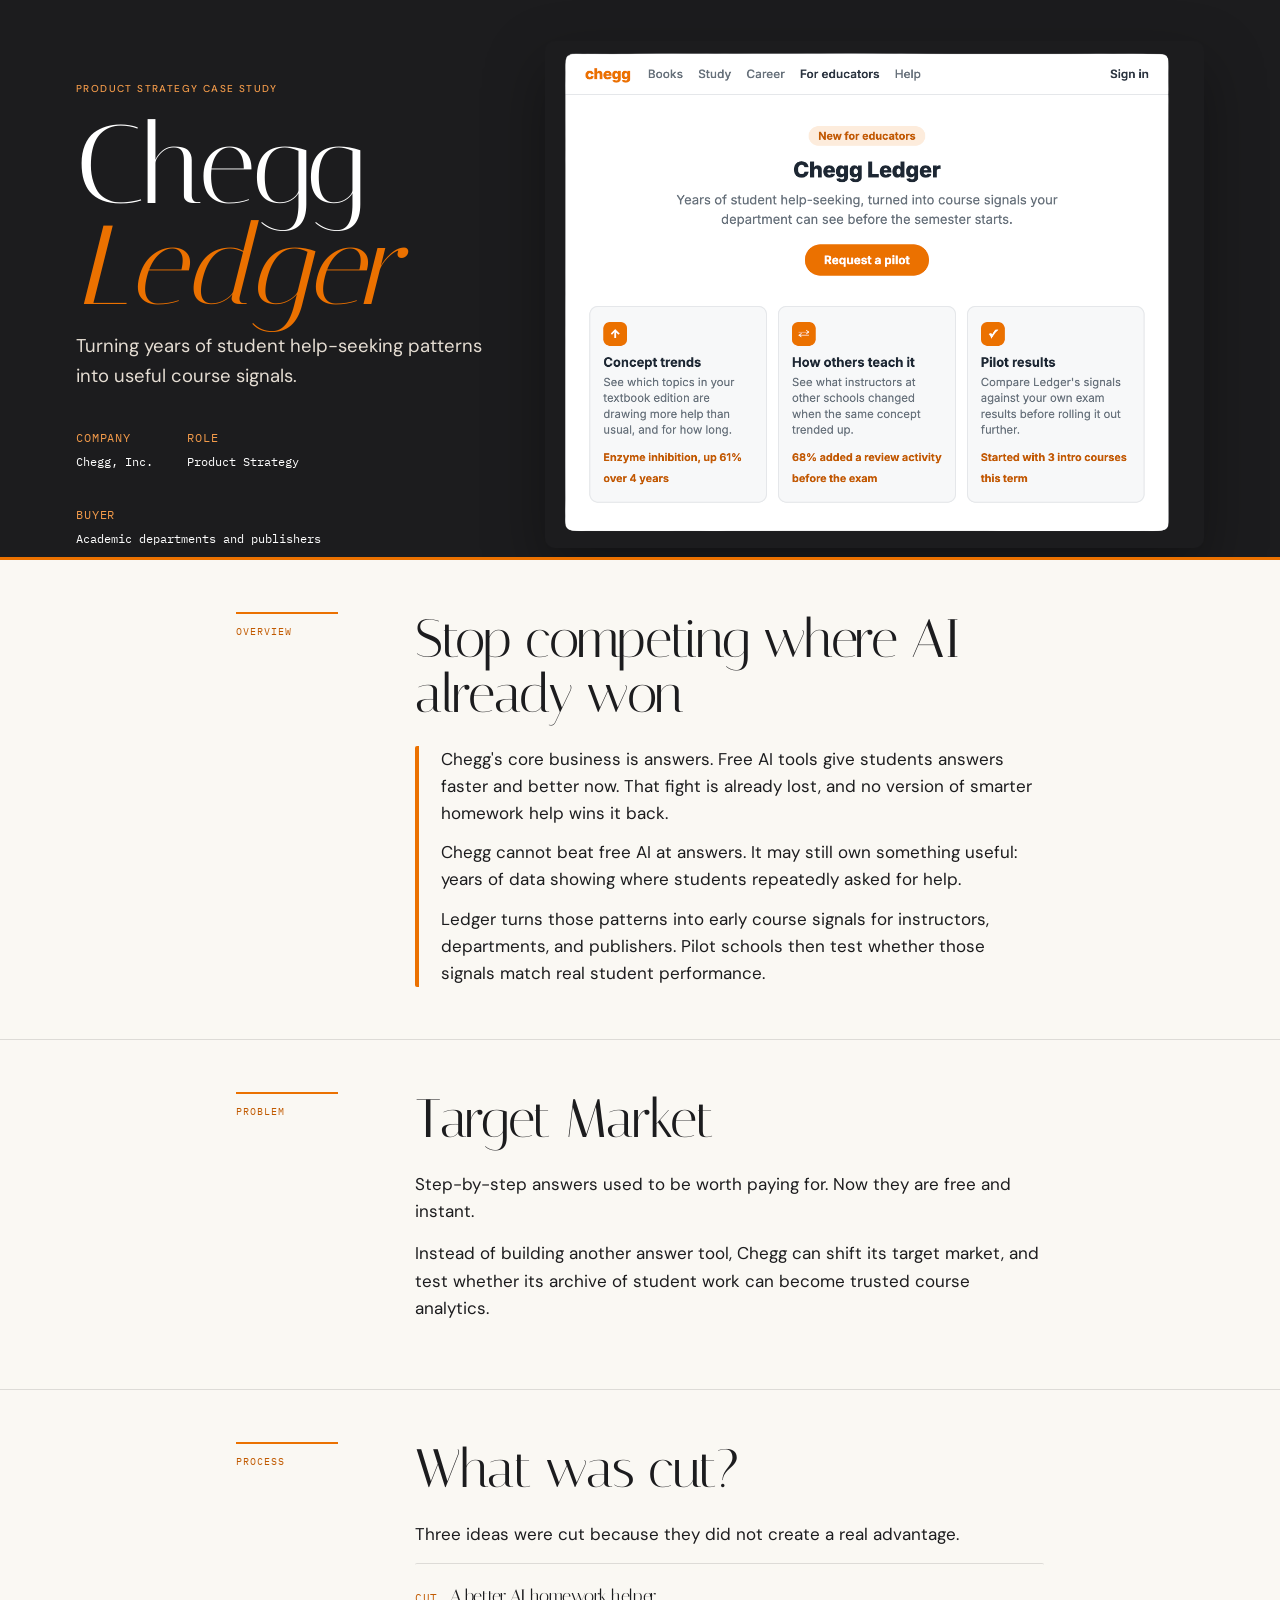
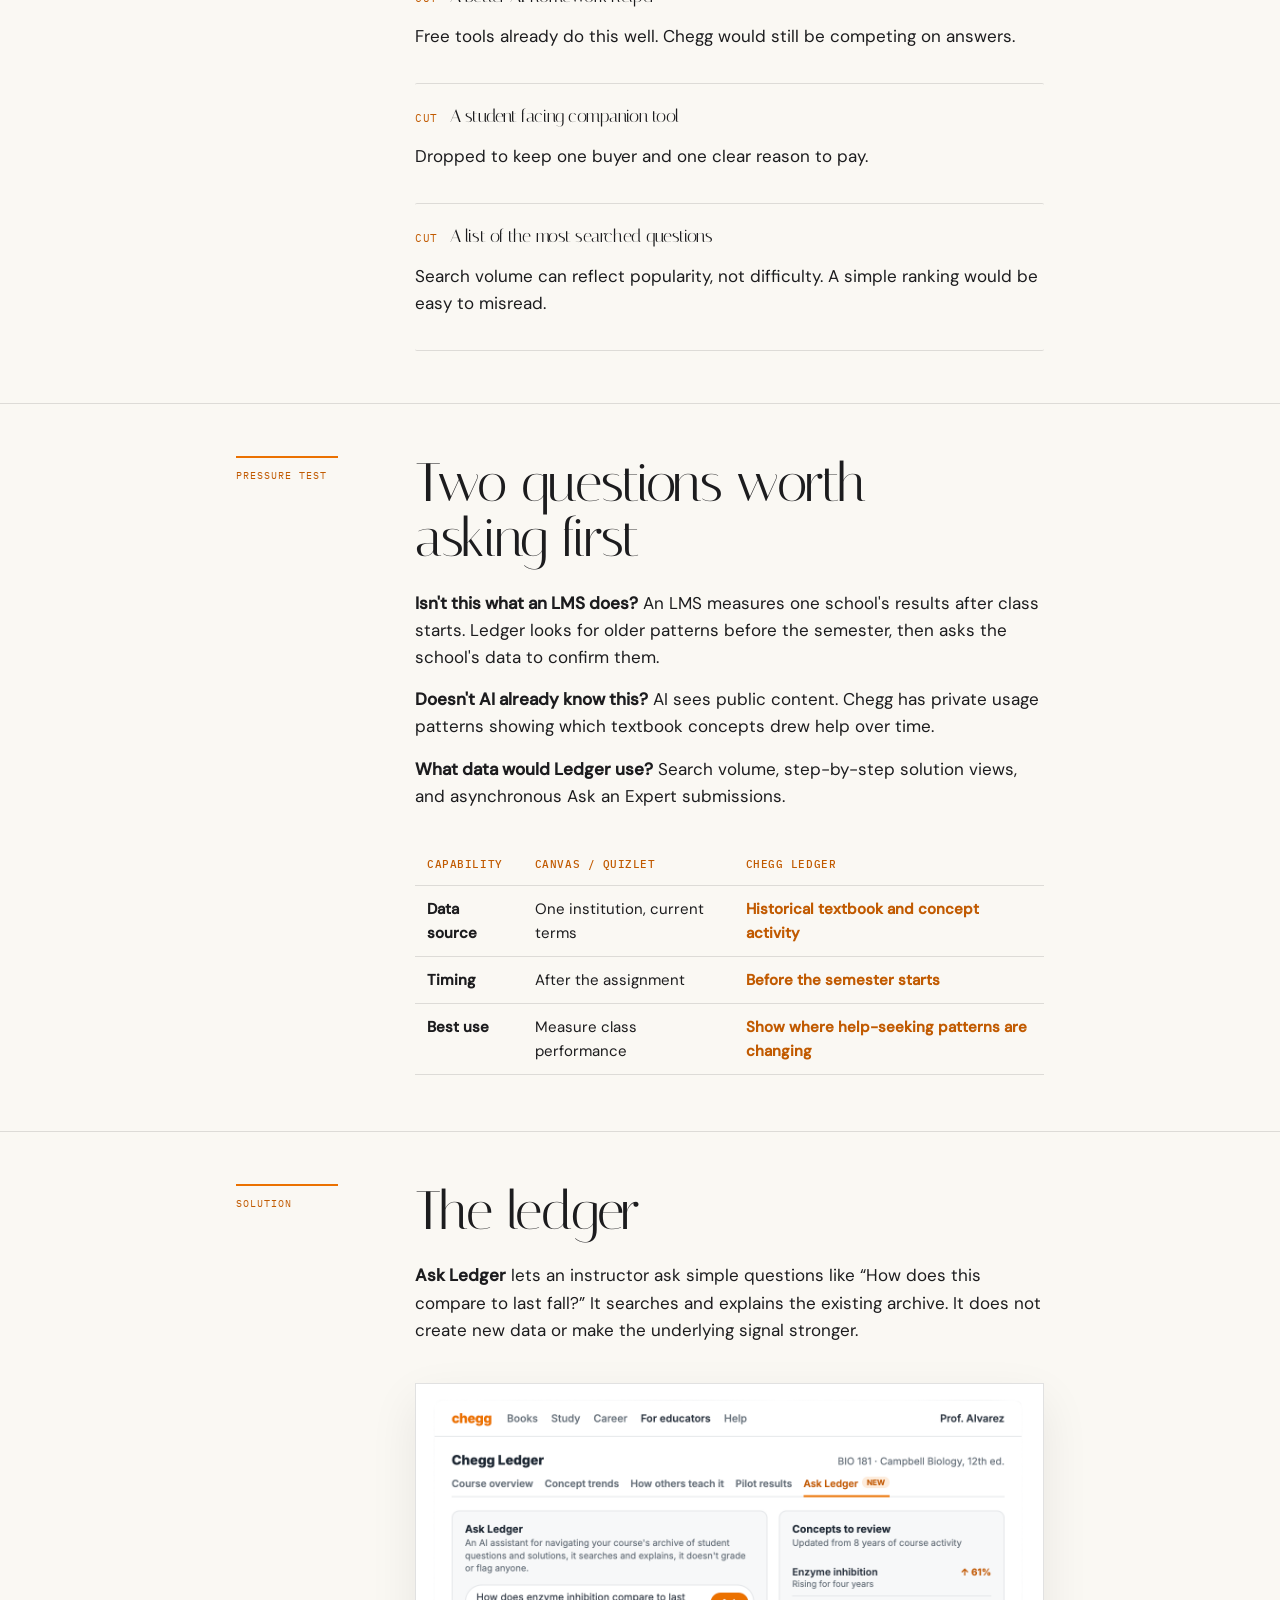
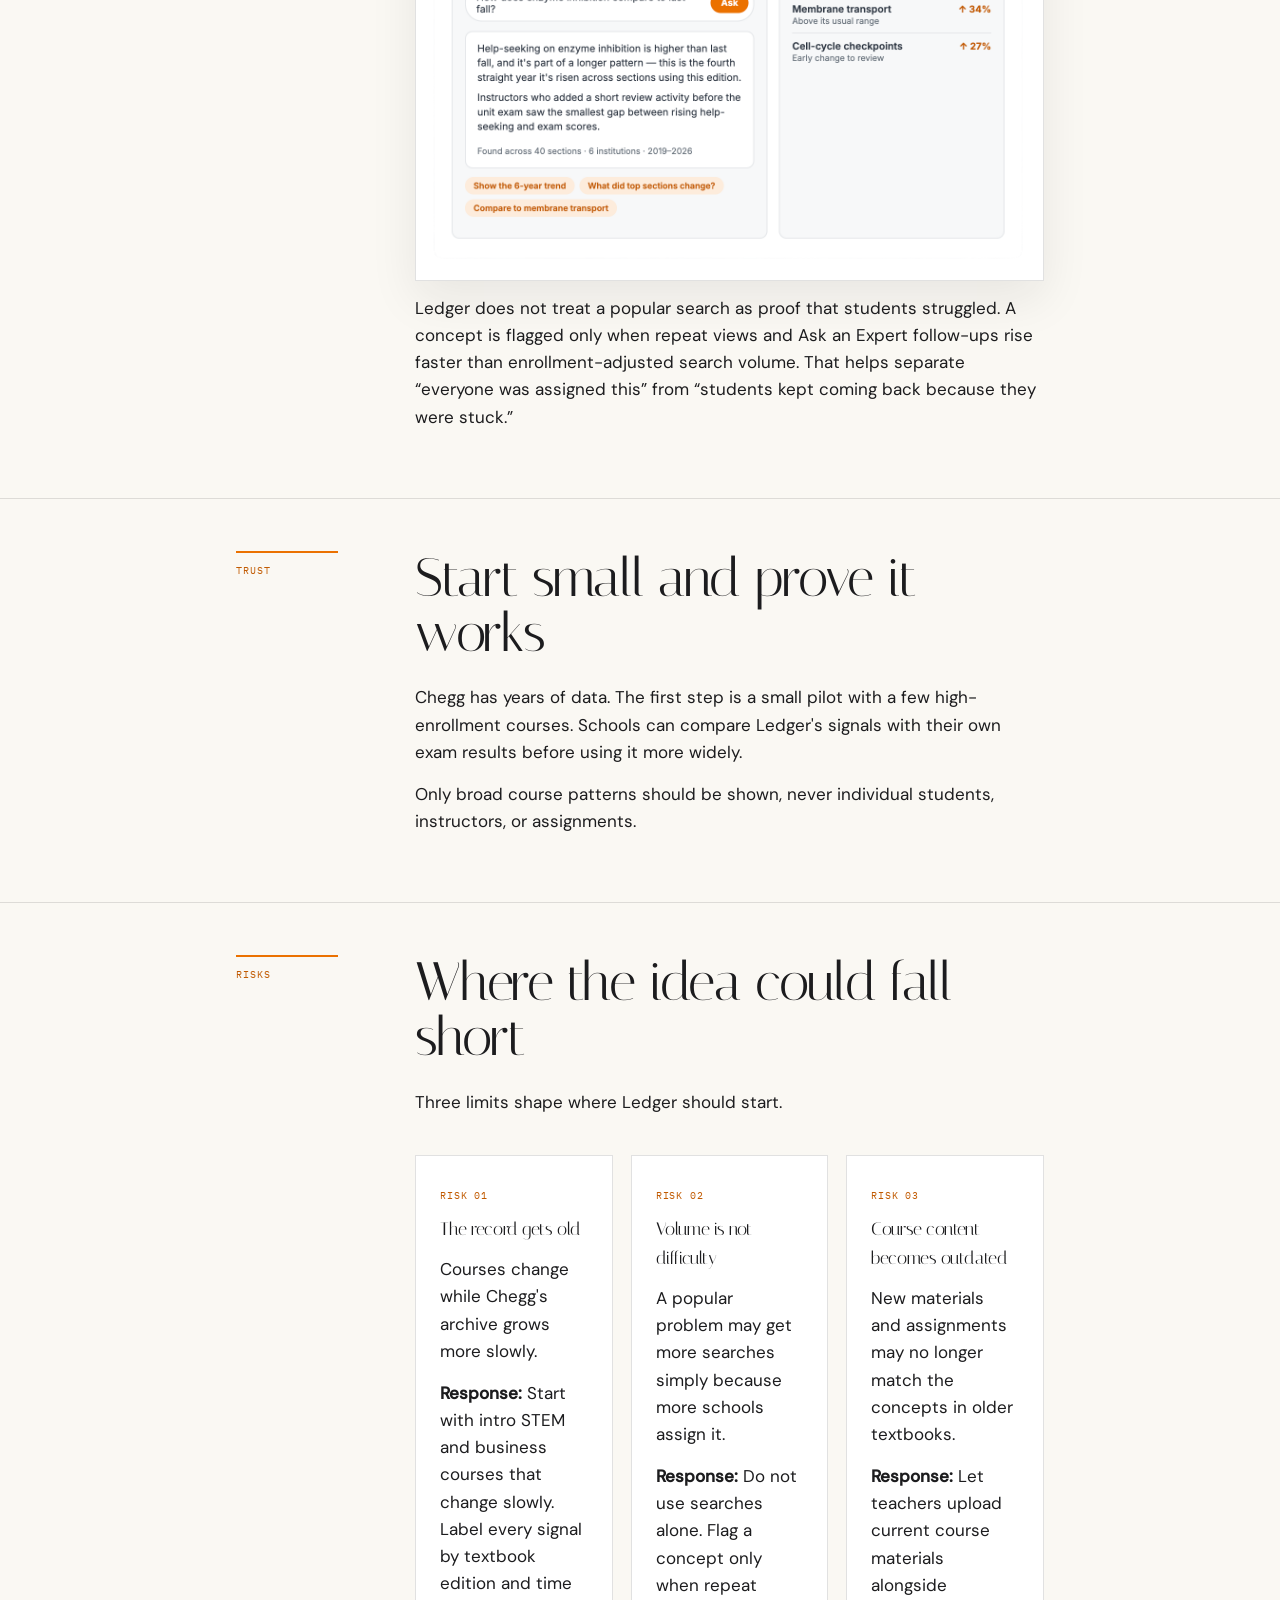
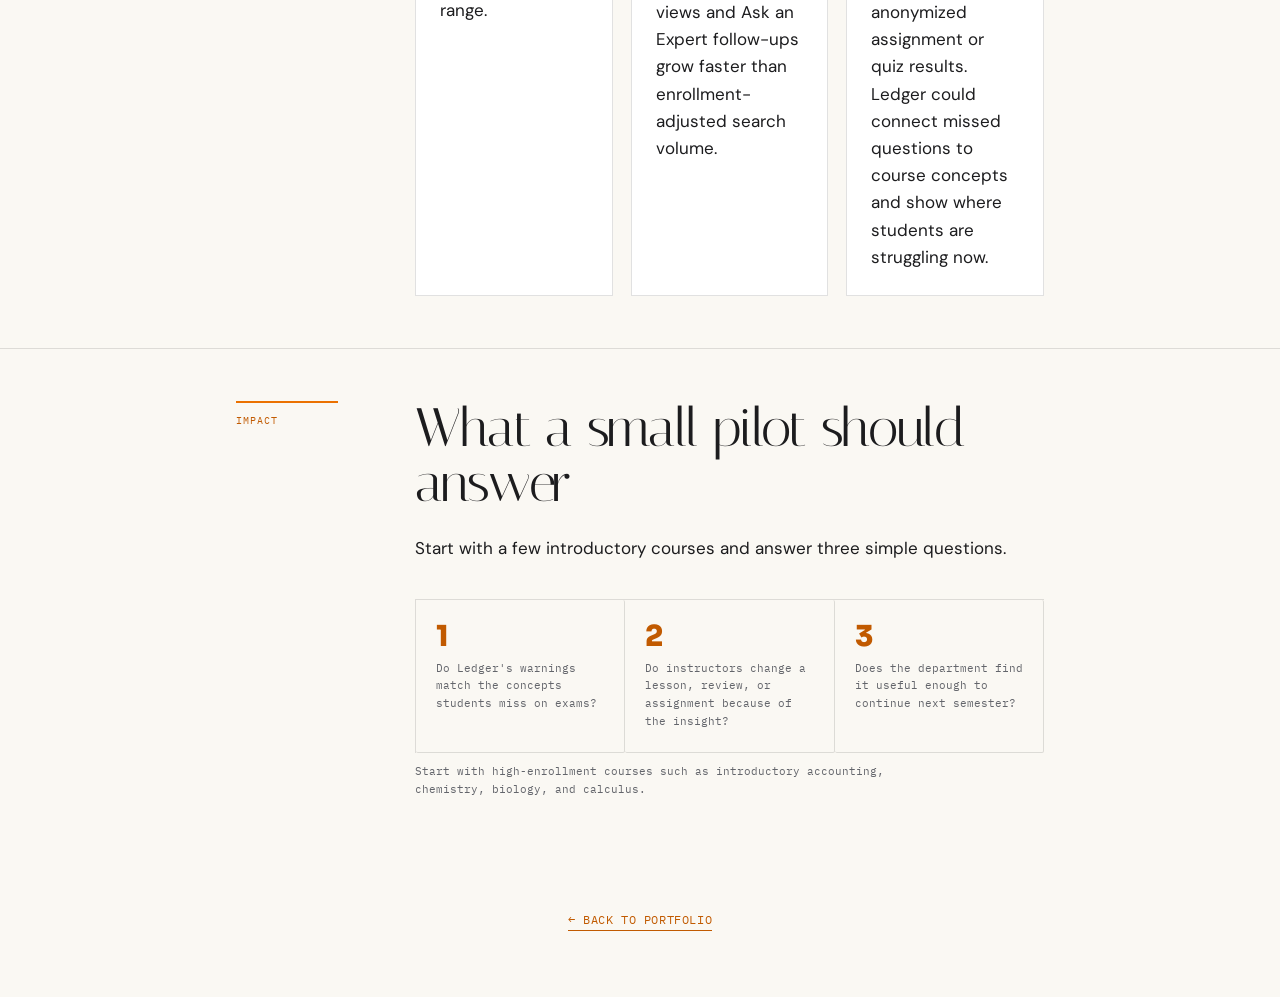
<file: chegg-ledger-case-study.html>
<!DOCTYPE html>
<html lang="en"><head>
    
  
<meta charset="UTF-8">
<meta name="viewport" content="width=device-width, initial-scale=1.0">
<title>Chegg Ledger — Product Case Study</title>



<style>
  :root{
    --orange:#EB7100;
    --orange-deep:#C15A00;
    --ink:#1C1C1E;
    --gray:#63656B;
    --paper:#FAF8F3;
    --line: rgba(28,28,30,0.13);
    --max: 860px;
  }
  *{box-sizing:border-box;}
  body{
    margin:0;
    background:var(--paper);
    color:var(--ink);
    font-family:'Source Sans 3', sans-serif;
    font-size:17px;
    line-height:1.6;
  }
  .wrap{max-width:var(--max); margin:0 auto; padding:0 26px;}

  header.hero{
    min-height:560px;
    padding:96px 0 64px;
    border-bottom:3px solid var(--orange);
    color:#fff;
    display:flex;
    align-items:flex-end;
    background:#1C1C1E;
  }
  header.hero .wrap{width:100%; max-width:1180px; display:grid; grid-template-columns:.78fr 1.22fr; gap:48px; align-items:end;}
  .hero-copy{min-width:0;}
  header.hero h1.title{color:#fff; font-size:clamp(52px,8vw,92px);}
  header.hero .subhead{color:#E5DDD3;}
  header.hero .eyebrow, header.hero .meta-item .label{color:#F29A4A;}
  header.hero .meta-item .value{color:#fff;}
  .hero-shot{margin:0; align-self:center;}
  .hero-shot img{display:block; width:100%; height:auto; border-radius:10px; box-shadow:0 24px 60px rgba(0,0,0,.34);}
  .hero-product{background:#FAF8F3; color:var(--ink); border-top:5px solid var(--orange); padding:22px; box-shadow:0 24px 60px rgba(0,0,0,.3);}
  .hero-product-label{font-family:'IBM Plex Mono',monospace; font-size:10px; letter-spacing:.08em; text-transform:uppercase; color:var(--orange-deep);}
  .hero-product h3{font-size:18px; margin:8px 0 4px;}
  .hero-product p{font-size:13px; color:var(--gray); margin-bottom:18px;}
  .hero-signal{display:grid; grid-template-columns:1fr auto; gap:12px; padding:12px 0; border-top:1px solid var(--line); align-items:center;}
  .hero-signal strong{display:block; font-size:13px;}
  .hero-signal small{display:block; color:var(--gray); font-size:11px;}
  .hero-change{font-family:'IBM Plex Mono',monospace; color:var(--orange-deep); font-size:12px; font-weight:600;}
  .eyebrow{
    font-family:'IBM Plex Mono', monospace;
    font-size:12px;
    letter-spacing:0.1em;
    text-transform:uppercase;
    color:var(--orange-deep);
    margin-bottom:18px;
  }
  h1.title{
    font-family:'Sora', sans-serif;
    font-weight:800;
    font-size:clamp(36px, 6vw, 56px);
    line-height:1.05;
    margin:0 0 16px;
    color:var(--ink);
  }
  h1.title span{color:var(--orange);}
  .subhead{
    font-size:18.5px;
    color:var(--gray);
    max-width:600px;
    margin:0;
  }
  .meta-row{
    display:flex;
    flex-wrap:wrap;
    gap:34px;
    margin-top:36px;
  }
  .meta-item{font-family:'IBM Plex Mono', monospace; font-size:12px;}
  .meta-item .label{display:block; letter-spacing:0.07em; text-transform:uppercase; color:var(--orange-deep); margin-bottom:5px;}
  .meta-item .value{color:var(--ink);}

  section.block{padding:52px 0;}
  section.block + section.block{border-top:1px solid var(--line);}
  section.block[data-chapter] > .wrap{display:grid; grid-template-columns:120px minmax(0,1fr); column-gap:42px;}
  .chapter-label{grid-column:1 !important; grid-row:1 / span 40; border-top:2px solid var(--orange); padding-top:10px; font-family:'IBM Plex Mono',monospace; font-size:10px; letter-spacing:.1em; text-transform:uppercase; color:var(--orange-deep); align-self:start;}
  section.block[data-chapter] > .wrap > *:not(.chapter-label){grid-column:2;}
  .kicker{
    font-family:'IBM Plex Mono', monospace;
    font-size:12px;
    letter-spacing:0.1em;
    text-transform:uppercase;
    color:var(--orange-deep);
    margin-bottom:14px;
  }
  h2.h{
    font-family:'Sora', sans-serif;
    font-weight:700;
    font-size:clamp(24px, 3.2vw, 30px);
    line-height:1.2;
    margin:0 0 20px;
    color:var(--ink);
  }
  h3.h3{
    font-family:'Sora', sans-serif;
    font-weight:700;
    font-size:18px;
    margin:0 0 6px;
    color:var(--ink);
  }
  p{margin:0 0 15px;}

  .summary-card{
    border-left:4px solid var(--orange);
    padding-left:22px;
  }
  .summary-card p{margin:0 0 12px;}
  .summary-card p:last-child{margin-bottom:0;}

  .beat{padding:18px 0; border-top:1px solid var(--line);}
  .beat:last-child{border-bottom:1px solid var(--line);}
  .beat-head{
    display:flex;
    align-items:baseline;
    gap:12px;
    margin-bottom:6px;
  }
  .beat-label{
    font-family:'IBM Plex Mono', monospace;
    font-size:11px;
    letter-spacing:0.05em;
    text-transform:uppercase;
    color:var(--orange-deep);
  }

  table.compare{
    width:100%;
    border-collapse:collapse;
    margin:20px 0 4px;
    font-size:15px;
  }
  table.compare th, table.compare td{
    text-align:left;
    padding:11px 12px;
    border-bottom:1px solid var(--line);
    vertical-align:top;
  }
  table.compare th{
    font-family:'IBM Plex Mono', monospace;
    font-size:11px;
    letter-spacing:0.05em;
    text-transform:uppercase;
    color:var(--orange-deep);
    font-weight:500;
  }
  table.compare td.row-label{font-weight:600;}
  table.compare td.win{color:var(--orange-deep); font-weight:600;}

  .artifact{
    border:1px solid var(--line);
    margin:22px 0 6px;
  }
  .artifact-bar{
    border-bottom:1px solid var(--line);
    font-family:'IBM Plex Mono', monospace;
    font-size:11px;
    letter-spacing:0.05em;
    padding:10px 16px;
    display:flex;
    justify-content:space-between;
    color:var(--gray);
  }
  .artifact-bar .hi{color:var(--orange-deep);}
  .artifact-body{padding:22px 24px;}
  .artifact-title{
    font-family:'Sora', sans-serif;
    font-weight:700;
    font-size:17px;
    margin:0 0 4px;
    color:var(--ink);
  }
  .artifact-sub{
    font-family:'IBM Plex Mono', monospace;
    font-size:11px;
    color:var(--gray);
    margin-bottom:16px;
  }
  .ledger-row{
    display:grid;
    grid-template-columns:minmax(180px,1fr) minmax(150px,.8fr) auto;
    gap:14px;
    align-items:center;
    padding:11px 0;
    border-bottom:1px solid var(--line);
    font-size:14.5px;
  }
  .ledger-row:last-child{border-bottom:none;}
  .ledger-row .topic{font-weight:600;}
  .ledger-row .years{
    font-family:'IBM Plex Mono', monospace;
    font-size:11px;
    color:var(--gray);
  }
  .pill{
    font-family:'IBM Plex Mono', monospace;
    font-size:10px;
    letter-spacing:0.03em;
    padding:3px 8px;
    white-space:nowrap;
    border:1px solid var(--line);
  }
  .pill.high{color:var(--orange-deep); border-color:rgba(235,113,0,0.4);}
  .pill.mid{color:var(--gray);}

  .ledger-app{border:1px solid var(--line); background:#fff; margin:24px 0 14px; box-shadow:0 18px 45px rgba(28,28,30,.08);}
  .app-top{display:flex; justify-content:space-between; align-items:center; gap:16px; padding:14px 18px; background:var(--ink); color:#fff;}
  .app-brand{font-family:'Sora',sans-serif; font-weight:700; font-size:14px;}
  .app-course{font-family:'IBM Plex Mono',monospace; font-size:10px; color:#C9C5BE;}
  .app-tabs{display:flex; gap:0; border-bottom:1px solid var(--line); overflow:auto;}
  .app-tab{padding:11px 16px; font-family:'IBM Plex Mono',monospace; font-size:10px; white-space:nowrap; color:var(--gray);}
  .app-tab.active{color:var(--orange-deep); border-bottom:2px solid var(--orange);}
  .app-content{padding:20px;}
  .app-heading{display:flex; justify-content:space-between; gap:16px; align-items:end; margin-bottom:18px;}
  .app-heading h3{margin:0; font-size:18px;}
  .app-heading span{font-family:'IBM Plex Mono',monospace; font-size:10px; color:var(--gray);}
  .app-grid{display:grid; grid-template-columns:1.1fr .9fr; gap:16px;}
  .app-panel{border:1px solid var(--line); padding:16px;}
  .app-panel-label{font-family:'IBM Plex Mono',monospace; font-size:10px; text-transform:uppercase; letter-spacing:.06em; color:var(--orange-deep); margin-bottom:10px;}
  .app-alert{display:flex; justify-content:space-between; gap:12px; padding:11px 0; border-top:1px solid var(--line);}
  .app-alert strong{font-size:13px; display:block;}
  .app-alert small{font-size:11px; color:var(--gray); display:block;}
  .app-alert b{font-family:'IBM Plex Mono',monospace; font-size:11px; color:var(--orange-deep); white-space:nowrap;}
  .teacher-stat{padding:11px 0; border-top:1px solid var(--line); font-size:13px;}
  .teacher-stat strong{color:var(--orange-deep);}
  .app-note{margin-top:14px; padding:12px 14px; background:#FFF3E8; font-size:12px; color:#583018;}
  .ledger-shot{margin:24px 0 14px; border:1px solid var(--line); background:#fff; padding:10px; box-shadow:0 18px 45px rgba(28,28,30,.08);}
  .ledger-shot img{display:block; width:100%; height:auto;}
  @media(max-width:700px){.app-grid{grid-template-columns:1fr}.app-heading{align-items:start; flex-direction:column}}

  .trend{
    display:flex;
    align-items:flex-end;
    gap:3px;
    height:28px;
  }
  .trend span{width:9px; background:rgba(235,113,0,.25); border-top:2px solid var(--orange);}
  .trend-label{font-family:'IBM Plex Mono', monospace; font-size:10px; color:var(--gray); margin-top:5px;}

  .risk-grid{display:grid; grid-template-columns:repeat(3,minmax(0,1fr)); gap:18px; margin-top:24px; overflow-x:auto;}
  .risk-card{border:1px solid var(--line); padding:clamp(14px,2vw,24px); background:#fff;}
  .risk-card .risk-label{font-family:'IBM Plex Mono', monospace; font-size:10px; letter-spacing:.08em; text-transform:uppercase; color:var(--orange-deep);}
  .risk-card h3{margin:8px 0 12px;}
  .risk-card p:last-child{margin-bottom:0;}
  .trust-list{display:grid; grid-template-columns:repeat(2,1fr); gap:10px 24px; margin:20px 0 0; padding:0; list-style:none;}
  .trust-list li{border-top:1px solid var(--line); padding:12px 0; font-size:14px;}
  .trust-list li::before{content:'— '; color:var(--orange-deep);}
  @media(max-width:700px){.risk-grid{grid-template-columns:repeat(3,minmax(240px,1fr))}.trust-list{grid-template-columns:1fr}.ledger-row{grid-template-columns:1fr}.trend{margin-top:4px}}

  .metrics-grid{
    display:grid;
    grid-template-columns:repeat(3,1fr);
    gap:0;
    margin-top:22px;
    border-top:1px solid var(--line);
    border-left:1px solid var(--line);
  }
  @media(max-width:640px){.metrics-grid{grid-template-columns:1fr;}}
  .metric{padding:22px 20px; border-right:1px solid var(--line); border-bottom:1px solid var(--line);}
  .metric .num{
    font-family:'Sora', sans-serif;
    font-weight:800;
    font-size:29px;
    color:var(--orange-deep);
    line-height:1;
  }
  .metric .lbl{
    font-family:'IBM Plex Mono', monospace;
    font-size:11px;
    margin-top:9px;
    color:var(--gray);
  }
  .projection-note{
    font-family:'IBM Plex Mono', monospace;
    font-size:11px;
    color:var(--gray);
    margin-top:10px;
  }

  .learnings{list-style:none; margin:20px 0 0; padding:0;}
  .learnings li{padding:16px 0; border-top:1px solid var(--line);}
  .learnings li:last-child{border-bottom:1px solid var(--line);}
  .learnings .tag{
    font-family:'IBM Plex Mono', monospace;
    font-size:11px;
    letter-spacing:0.04em;
    text-transform:uppercase;
    color:var(--orange-deep);
    display:block;
    margin-bottom:5px;
  }
  .learnings p{margin:0;}

  footer{padding:40px 0 64px; text-align:center;}
  footer a.back{
    font-family:'IBM Plex Mono', monospace;
    font-size:12px;
    letter-spacing:0.05em;
    text-transform:uppercase;
    color:var(--orange-deep);
    text-decoration:none;
    border-bottom:1px solid var(--orange-deep);
    padding-bottom:3px;
  }

  @media(max-width:760px){header.hero{min-height:520px; padding-top:72px;} header.hero .wrap{grid-template-columns:1fr;} .hero-product{margin-top:10px;} section.block[data-chapter] > .wrap{grid-template-columns:1fr;} .chapter-label,section.block[data-chapter] > .wrap > *{grid-column:1 !important;} .chapter-label{grid-row:auto; margin-bottom:18px;}}
</style>
<style>:root{--motion-accent:#b43e51}
.motion-progress{position:fixed;z-index:10000;top:0;left:0;width:100%;height:3px;transform:scaleX(0);transform-origin:left;background:linear-gradient(90deg,var(--motion-accent),#e79b75);pointer-events:none}
.motion-ready .motion-reveal{opacity:0;transform:translateY(28px) scale(.985);transition:opacity .72s cubic-bezier(.2,.75,.25,1),transform .72s cubic-bezier(.2,.75,.25,1);transition-delay:var(--motion-delay,0ms)}
.motion-ready .motion-reveal.motion-in{opacity:1;transform:none}
.motion-ready .motion-pop{transition:transform .35s cubic-bezier(.2,.8,.2,1),box-shadow .35s ease,border-color .35s ease;transform-style:preserve-3d;will-change:transform}
.motion-ready .motion-pop:hover{transform:translateY(-7px) rotateX(var(--motion-rx,0deg)) rotateY(var(--motion-ry,0deg));box-shadow:0 20px 45px rgba(31,22,23,.13)}
.motion-ready a,.motion-ready button{transition:transform .22s ease,color .22s ease,background-color .22s ease,border-color .22s ease}
.motion-ready a:hover,.motion-ready button:hover{transform:translateY(-2px)}
.motion-ready img{transition:transform .65s cubic-bezier(.2,.8,.2,1),filter .4s ease}
.motion-ready .motion-pop:hover img,.motion-ready figure:hover img,.motion-ready .phone:hover img{transform:scale(1.025)}
@media(max-width:800px),(pointer:coarse){.motion-ready .motion-pop:hover{transform:translateY(-4px)}}
@media(prefers-reduced-motion:reduce){html{scroll-behavior:auto!important}.motion-progress{display:none}.motion-ready .motion-reveal{opacity:1;transform:none;transition:none}.motion-ready *{animation-duration:.01ms!important;animation-iteration-count:1!important;transition-duration:.01ms!important}}
</style>
<style>

body.case-editorial {
  font-family: 'DM Sans', sans-serif;
  font-weight: 400;
}

body.case-editorial h1,
body.case-editorial h2,
body.case-editorial h3,
body.case-editorial .h,
body.case-editorial .h3 {
  font-family: 'Italiana', Georgia, serif;
  font-weight: 400;
  letter-spacing: -.025em;
}

body.case-editorial h1 em,
body.case-editorial h2 em,
body.case-editorial .title span,
body.case-editorial .zona {
  font-family: 'Italiana', Georgia, serif;
  font-style: italic;
  font-weight: 400;
  letter-spacing: 0;
}

body.case-editorial .kicker,
body.case-editorial .eyebrow,
body.case-editorial .snum {
  font-family: 'DM Sans', sans-serif;
  font-size: 10px;
  font-weight: 500;
  letter-spacing: .14em;
  text-transform: uppercase;
}

body.case-editorial section[data-chapter] > .wrap,
body.case-editorial-maps section[data-chapter] {
  display: grid;
  grid-template-columns: minmax(92px, .28fr) minmax(0, 1.72fr);
  column-gap: clamp(28px, 6vw, 82px);
}

body.case-editorial section[data-chapter] > .wrap::before,
body.case-editorial-maps section[data-chapter]::before {
  content: attr(data-chapter);
  grid-column: 1;
  grid-row: 1 / span 30;
  align-self: start;
  padding-top: 9px;
  border-top: 1px solid currentColor;
  color: var(--editorial-accent);
  font-size: 10px;
  font-weight: 500;
  letter-spacing: .14em;
  text-transform: uppercase;
}

body.case-editorial section[data-chapter] > .wrap > *,
body.case-editorial-maps section[data-chapter] > * {
  grid-column: 2;
}

body.case-editorial section[data-chapter] .kicker,
body.case-editorial section[data-chapter] .snum {
  display: none;
}

body.case-editorial section[data-chapter] h2 {
  font-size: clamp(34px, 4.2vw, 58px);
  line-height: 1.02;
  max-width: 17ch;
  margin-bottom: 24px;
}

body.case-editorial section[data-chapter] p {
  max-width: 68ch;
}

body.case-editorial .hero h1,
body.case-editorial .hero .title {
  font-size: clamp(58px, 9vw, 112px);
  line-height: .9;
}

body.case-editorial .hero::after {
  content: none;
}

body.case-editorial .hero {
  height: 560px;
  min-height: 560px;
  display: flex;
  align-items: center;
  overflow: hidden;
}

body.case-editorial .hero > .wrap,
body.case-editorial .hero > .hero-inner { width: 100%; }


body.case-editorial .summary-card,
body.case-editorial .beat,
body.case-editorial .persona,
body.case-editorial .feature,
body.case-editorial .rstep,
body.case-editorial .metric,
body.case-editorial .engage-cell,
body.case-editorial .profile-card {
  border-radius: 2px;
  box-shadow: none;
}

body.case-editorial .artifact,
body.case-editorial .flow,
body.case-editorial .wireflow,
body.case-editorial .screens,
body.case-editorial .hero-visual {
  position: relative;
}

body.case-editorial .artifact::after,
body.case-editorial .flow::after,
body.case-editorial .wireflow::after {
  content: '';
  position: absolute;
  z-index: 3;
  right: -8px;
  top: -8px;
  width: 34px;
  height: 24px;
  border-top: 1px solid var(--editorial-accent);
  border-right: 1px solid var(--editorial-accent);
  transform: rotate(5deg);
  pointer-events: none;
}

body.case-editorial-chegg {
  --editorial-accent: #EB7100;
  background: #FAF8F3;
}

body.case-editorial-subzona {
  --editorial-accent: #AE4230;
  background: #F1E7DC;
}

body.case-editorial-maps {
  --editorial-accent: #A9761E;
  background: #F1E7D6;
}

body.case-editorial-chegg .title span { color: var(--orange); }
body.case-editorial-subzona .zona { color: #C9AA9C; }
body.case-editorial-maps h1 em,
body.case-editorial-maps h2 em { color: #E7B45A; }

@media (max-width: 720px) {
  body.case-editorial section[data-chapter] > .wrap,
  body.case-editorial-maps section[data-chapter] {
    grid-template-columns: 1fr;
  }
  body.case-editorial section[data-chapter] > .wrap::before,
  body.case-editorial-maps section[data-chapter]::before {
    grid-column: 1;
    grid-row: auto;
    margin-bottom: 20px;
  }
  body.case-editorial section[data-chapter] > .wrap > *,
  body.case-editorial-maps section[data-chapter] > * { grid-column: 1; }
  body.case-editorial .hero::after { display: none; }
  body.case-editorial .hero { height: auto; min-height: 520px; }
}
</style>
<style>body.case-editorial .motion-reveal{opacity:1!important;transform:none!important;transition:none!important}body.case-editorial .motion-pop{will-change:auto}</style>

<style>@font-face {
  font-family: 'IBM Plex Mono';
  font-style: normal;
  font-weight: 400;
  font-display: swap;
  src: url(assets/font-73ee977f3973.woff2) format('woff2');
}
@font-face {
  font-family: 'IBM Plex Mono';
  font-style: normal;
  font-weight: 500;
  font-display: swap;
  src: url(assets/font-334e1ee15178.woff2) format('woff2');
}
@font-face {
  font-family: 'IBM Plex Mono';
  font-style: normal;
  font-weight: 600;
  font-display: swap;
  src: url(assets/font-6c0f1940c1c2.woff2) format('woff2');
}
@font-face {
  font-family: 'Sora';
  font-style: normal;
  font-weight: 400;
  font-display: swap;
  src: url(assets/font-9ebe625281f6.woff2) format('woff2');
}
@font-face {
  font-family: 'Sora';
  font-style: normal;
  font-weight: 500;
  font-display: swap;
  src: url(assets/font-a9951f6da9b8.woff2) format('woff2');
}
@font-face {
  font-family: 'Sora';
  font-style: normal;
  font-weight: 600;
  font-display: swap;
  src: url(assets/font-5d97e0a1fb59.woff2) format('woff2');
}
@font-face {
  font-family: 'Sora';
  font-style: normal;
  font-weight: 700;
  font-display: swap;
  src: url(assets/font-009f5dfdc7fe.woff2) format('woff2');
}
@font-face {
  font-family: 'Sora';
  font-style: normal;
  font-weight: 800;
  font-display: swap;
  src: url(assets/font-c9a8ccd3d429.woff2) format('woff2');
}
@font-face {
  font-family: 'Source Sans 3';
  font-style: italic;
  font-weight: 400;
  font-display: swap;
  src: url(assets/font-bf6a9bb441c2.woff2) format('woff2');
}
@font-face {
  font-family: 'Source Sans 3';
  font-style: normal;
  font-weight: 400;
  font-display: swap;
  src: url(assets/font-f842bfddb9ca.woff2) format('woff2');
}
@font-face {
  font-family: 'Source Sans 3';
  font-style: normal;
  font-weight: 500;
  font-display: swap;
  src: url(assets/font-6570ba1947ff.woff2) format('woff2');
}
@font-face {
  font-family: 'Source Sans 3';
  font-style: normal;
  font-weight: 600;
  font-display: swap;
  src: url(assets/font-e25df9b0eec8.woff2) format('woff2');
}

@font-face {
  font-family: 'DM Sans';
  font-style: normal;
  font-weight: 400;
  font-display: swap;
  src: url(assets/font-2ae9d0b85736.woff2) format('woff2');
}
@font-face {
  font-family: 'DM Sans';
  font-style: normal;
  font-weight: 500;
  font-display: swap;
  src: url(assets/font-28a332909d69.woff2) format('woff2');
}
@font-face {
  font-family: 'Italiana';
  font-style: normal;
  font-weight: 400;
  font-display: swap;
  src: url(assets/font-bfce9fdc50e3.woff2) format('woff2');
}
</style>
<style>.reveal,.motion-ready .motion-reveal{opacity:1!important;transform:none!important;transition:none!important}.motion-pop{will-change:auto!important}</style></head>
<body id="artifacts-component-root-html" class="case-editorial case-editorial-chegg">
<div id="page-content">

<header class="hero">
  <div class="wrap">
    <div class="hero-copy">
    <div class="eyebrow">Product Strategy Case Study</div>
    <h1 class="title">Chegg <span>Ledger</span></h1>
    <p class="subhead"><span>Turning years of student help-seeking patterns into useful course signals.</span></p>
    <div class="meta-row">
      <div class="meta-item"><span class="label">Company</span><span class="value">Chegg, Inc.</span></div>
      <div class="meta-item"><span class="label">Role</span><span class="value">Product Strategy</span></div>
      <div class="meta-item"><span class="label">Buyer</span><span class="value">Academic departments and publishers</span></div>
    </div>
    </div>
    <figure class="hero-shot"><img decoding="async" fetchpriority="high" src="assets/chegg-overview.webp" alt="Chegg Ledger educator landing page with concept trends, teaching practices, and pilot results"></figure>
  </div>
</header>

<section class="block" id="summary" data-chapter="Overview">
  <div class="wrap">
    <div class="chapter-label">Overview</div>
    <div class="kicker">Executive Summary</div>
    <h2 class="h">Stop competing where AI already won</h2>
    <div class="summary-card motion-reveal motion-pop" style="--motion-delay: 0ms;">
      <p>Chegg's core business is answers. Free AI tools give students answers faster and better now. That fight is already lost, and no version of smarter homework help wins it back.</p>
      <p>Chegg cannot beat free AI at answers. It may still own something useful: years of data showing where students repeatedly asked for help.</p>
      <p>Ledger turns those patterns into early course signals for instructors, departments, and publishers. Pilot schools then test whether those signals match real student performance.</p>
    </div>
  </div>
</section>

<section class="block" id="problem" data-chapter="Problem">
  <div class="wrap">
    <div class="chapter-label">Problem</div>
    <div class="kicker">Problem</div>
    <h2 class="h">Target Market</h2>
    <p>Step-by-step answers used to be worth paying for. Now they are free and instant.</p>
    <p>Instead of building another answer tool, Chegg can shift its target market, and test whether its archive of student work can become trusted course analytics.</p>
  </div>
</section>

<section class="block" id="approach" data-chapter="Process">
  <div class="wrap">
    <div class="chapter-label">Process</div>
    <div class="kicker">Approach</div>
    <h2 class="h">What was<span style="font-size: clamp(34px, 4.2vw, 58px); letter-spacing: -0.025em;">&nbsp;cut?</span></h2>
    <p>Three ideas were cut because they did not create a real advantage.</p>
    <div class="beat motion-reveal motion-pop" style="--motion-delay: 55ms;">
      <div class="beat-head"><span class="beat-label">Cut</span><h3 class="h3">A better AI homework helper</h3></div>
      <p>Free tools already do this well. Chegg would still be competing on answers.</p>
    </div>
    <div class="beat motion-reveal motion-pop" style="--motion-delay: 110ms;">
      <div class="beat-head"><span class="beat-label">Cut</span><h3 class="h3">A student facing companion tool</h3></div>
      <p>Dropped to keep one buyer and one clear reason to pay.</p>
    </div>
    <div class="beat motion-reveal motion-pop" style="--motion-delay: 165ms;">
      <div class="beat-head"><span class="beat-label">Cut</span><h3 class="h3">A list of the most searched questions</h3></div>
      <p>Search volume can reflect popularity, not difficulty. A simple ranking would be easy to misread.</p>
    </div>
  </div>
</section>

<section class="block" id="why" data-chapter="Pressure test">
  <div class="wrap">
    <div class="chapter-label">Pressure test</div>
    <div class="kicker">Why This Holds Up</div>
    <h2 class="h">Two questions worth asking first</h2>
    <p><strong>Isn't this what an LMS does?</strong> An LMS measures one school's results after class starts. Ledger looks for older patterns before the semester, then asks the school's data to confirm them.</p>
    <p><strong>Doesn't AI already know this?</strong> AI sees public content. Chegg has private usage patterns showing which textbook concepts drew help over time.</p>
    <p><strong>What data would Ledger use?</strong> Search volume, step-by-step solution views, and asynchronous Ask an Expert submissions.&nbsp;</p>
    <table class="compare">
      <tbody><tr><th>Capability</th><th>Canvas / Quizlet</th><th>Chegg Ledger</th></tr>
      <tr><td class="row-label">Data source</td><td>One institution, current terms</td><td class="win">Historical textbook and concept activity</td></tr>
      <tr><td class="row-label">Timing</td><td>After the assignment</td><td class="win">Before the semester starts</td></tr>
      <tr><td class="row-label">Best use</td><td>Measure class performance</td><td class="win">Show where help-seeking patterns are changing</td></tr>
    </tbody></table>
  </div>
</section>

<section class="block" id="artifact" data-chapter="Solution">
  <div class="wrap">
    <div class="chapter-label">Solution</div>
    <div class="kicker">What an Instructor Sees</div>
    <h2 class="h">The ledger</h2>
    <p><strong>Ask Ledger</strong> lets an instructor ask simple questions like “How does this compare to last fall?” It searches and explains the existing archive. It does not create new data or make the underlying signal stronger.</p>
    <figure class="ledger-shot"><img decoding="async" loading="lazy" src="assets/chegg-dashboard.webp" alt="Chegg Ledger dashboard with Ask Ledger, concept alerts, trends, and instructor comparisons"></figure>
    <p>Ledger does not treat a popular search as proof that students struggled. A concept is flagged only when repeat views and Ask an Expert follow-ups rise faster than enrollment-adjusted search volume. That helps separate “everyone was assigned this” from “students kept coming back because they were stuck.”</p>
  </div>
</section>

<section class="block" id="trust" data-chapter="Trust">
  <div class="wrap">
    <div class="chapter-label">Trust</div>
    <div class="kicker">Trust</div>
    <h2 class="h">Start small and prove it works</h2>
    <p>Chegg has years of data. The first step is a small pilot with a few high-enrollment courses. Schools can compare Ledger's signals with their own exam results before using it more widely.</p>
    <p>Only broad course patterns should be shown, never individual students, instructors, or assignments.</p>
  </div>
</section>

<section class="block" id="risks" data-chapter="Risks">
  <div class="wrap">
    <div class="chapter-label">Risks</div>
    <div class="kicker">Risks</div>
    <h2 class="h">Where the idea could fall short</h2>
    <p>Three limits shape where Ledger should start.</p>
    <div class="risk-grid">
      <div class="risk-card"><span class="risk-label">Risk 01</span><h3 class="h3">The record gets old</h3><p>Courses change while Chegg's archive grows more slowly.</p><p><strong>Response:</strong> Start with intro STEM and business courses that change slowly. Label every signal by textbook edition and time range.</p></div>
      <div class="risk-card"><span class="risk-label">Risk 02</span><h3 class="h3">Volume is not difficulty</h3><p>A popular problem may get more searches simply because more schools assign it.</p><p><strong>Response:</strong> Do not use searches alone. Flag a concept only when repeat views and Ask an Expert follow-ups grow faster than enrollment-adjusted search volume.</p></div>

      <div class="risk-card"><span class="risk-label">Risk 03</span><h3 class="h3">Course content becomes outdated</h3><p>New materials and assignments may no longer match the concepts in older textbooks.</p><p><strong>Response:</strong> Let teachers upload current course materials alongside anonymized assignment or quiz results. Ledger could connect missed questions to course concepts and show where students are struggling now.</p></div>
    </div>
  </div>
</section>

<section class="block" id="results" data-chapter="Impact">
  <div class="wrap">
    <div class="chapter-label">Impact</div>
    <div class="kicker">Results and Learning</div>
    <h2 class="h">What a small pilot should answer</h2>
    <p>Start with a few introductory courses and answer three simple questions.</p>
    <div class="metrics-grid">
      <div class="metric motion-reveal motion-pop" style="--motion-delay: 220ms;"><div class="num">1</div><div class="lbl">Do Ledger's warnings match the concepts students miss on exams?</div></div>
      <div class="metric motion-reveal motion-pop" style="--motion-delay: 0ms;"><div class="num">2</div><div class="lbl">Do instructors change a lesson, review, or assignment because of the insight?</div></div>
      <div class="metric motion-reveal motion-pop" style="--motion-delay: 55ms;"><div class="num">3</div><div class="lbl">Does the department find it useful enough to continue next semester?</div></div>
    </div>
    <p class="projection-note">Start with high-enrollment courses such as introductory accounting, chemistry, biology, and calculus.</p>
  </div>
</section>

<footer>
  <div class="wrap">
    <a class="back" href="index.html">← Back to Portfolio</a>
  </div>
</footer>









</div><!-- /page-content -->
</body></html>
</file>
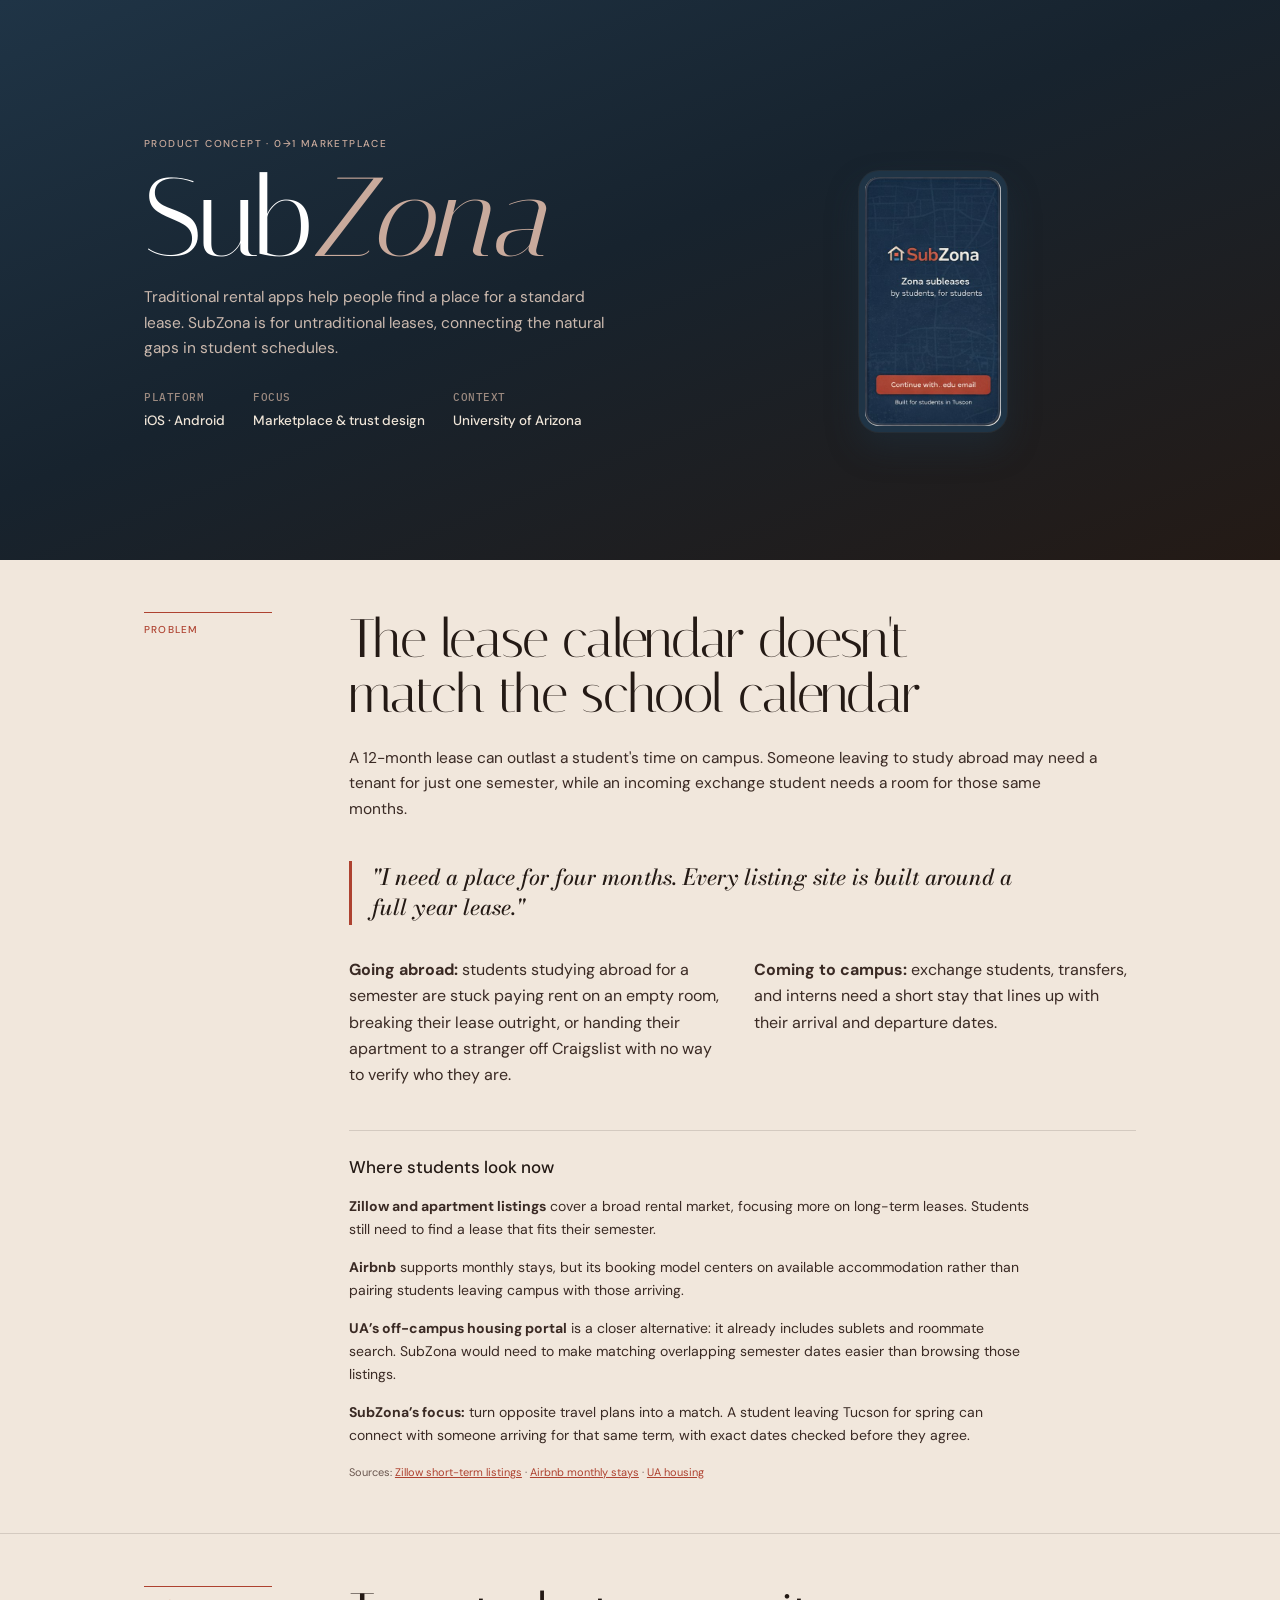
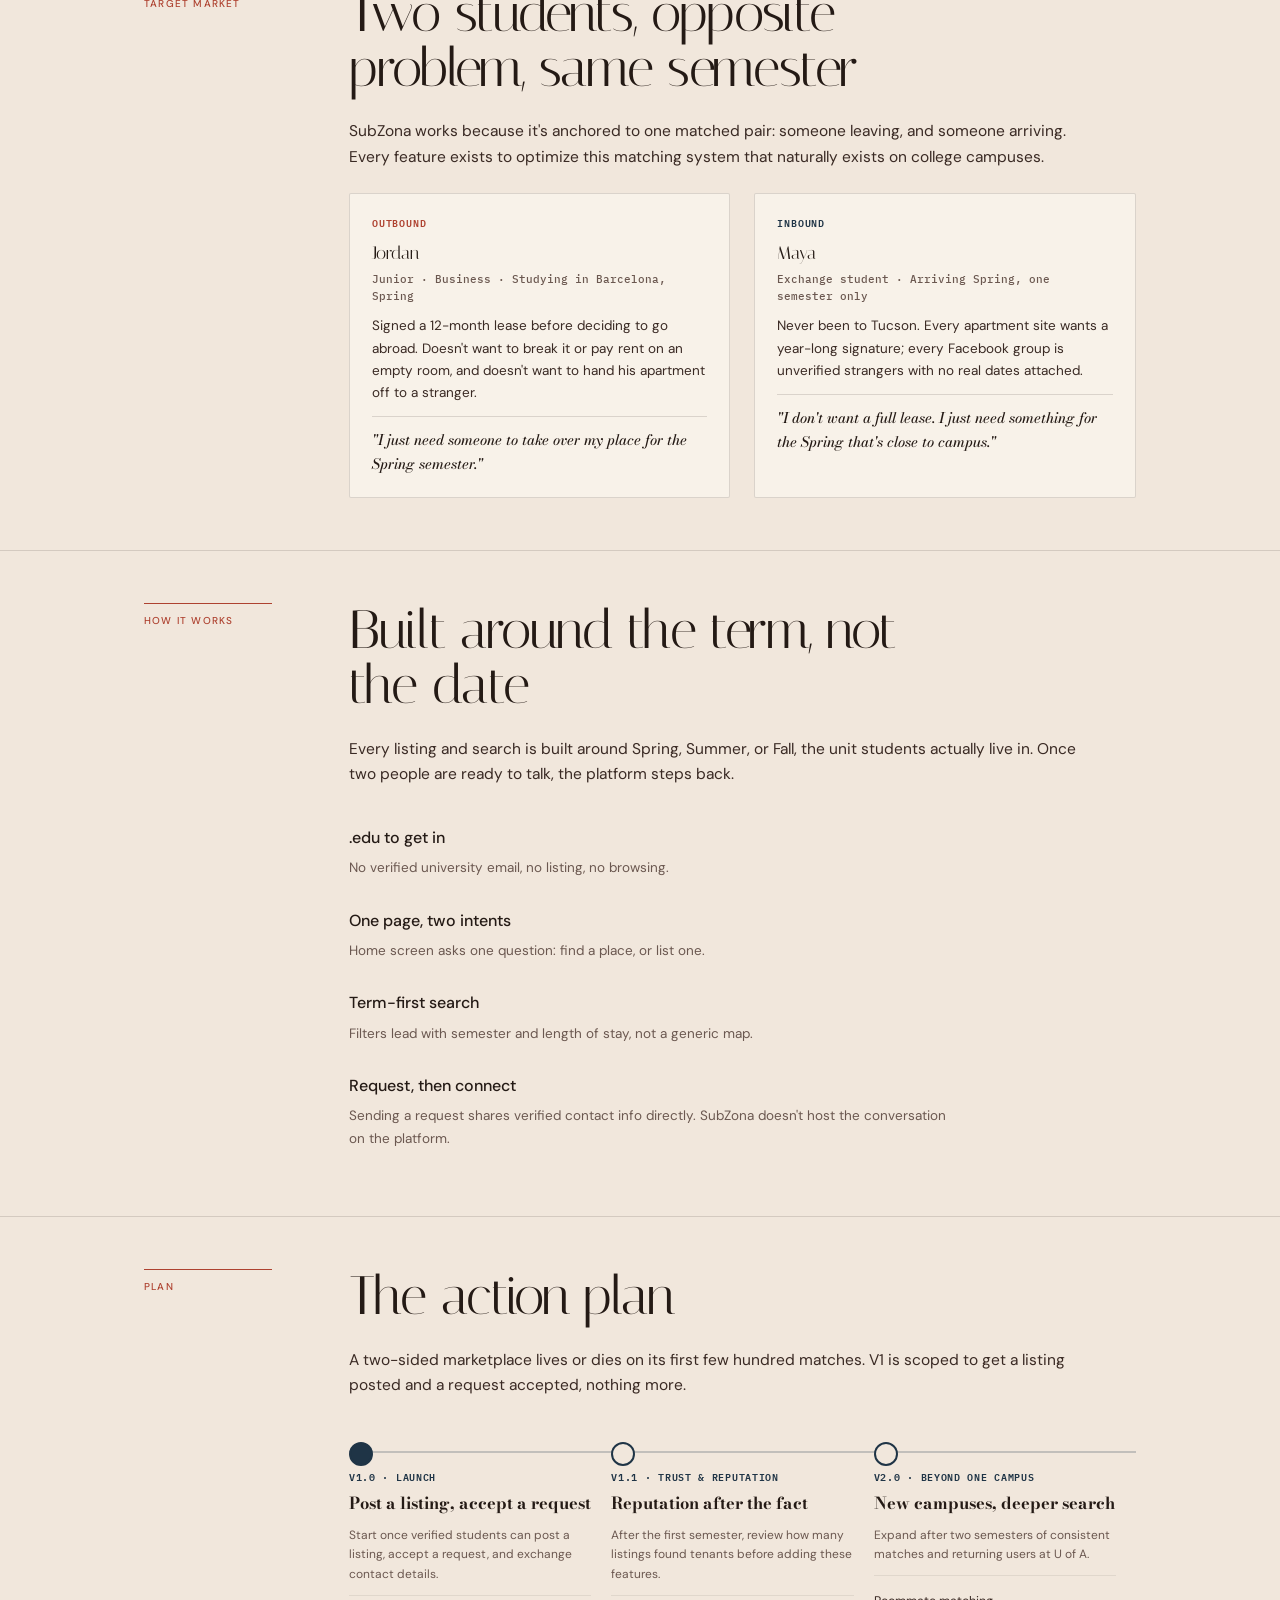
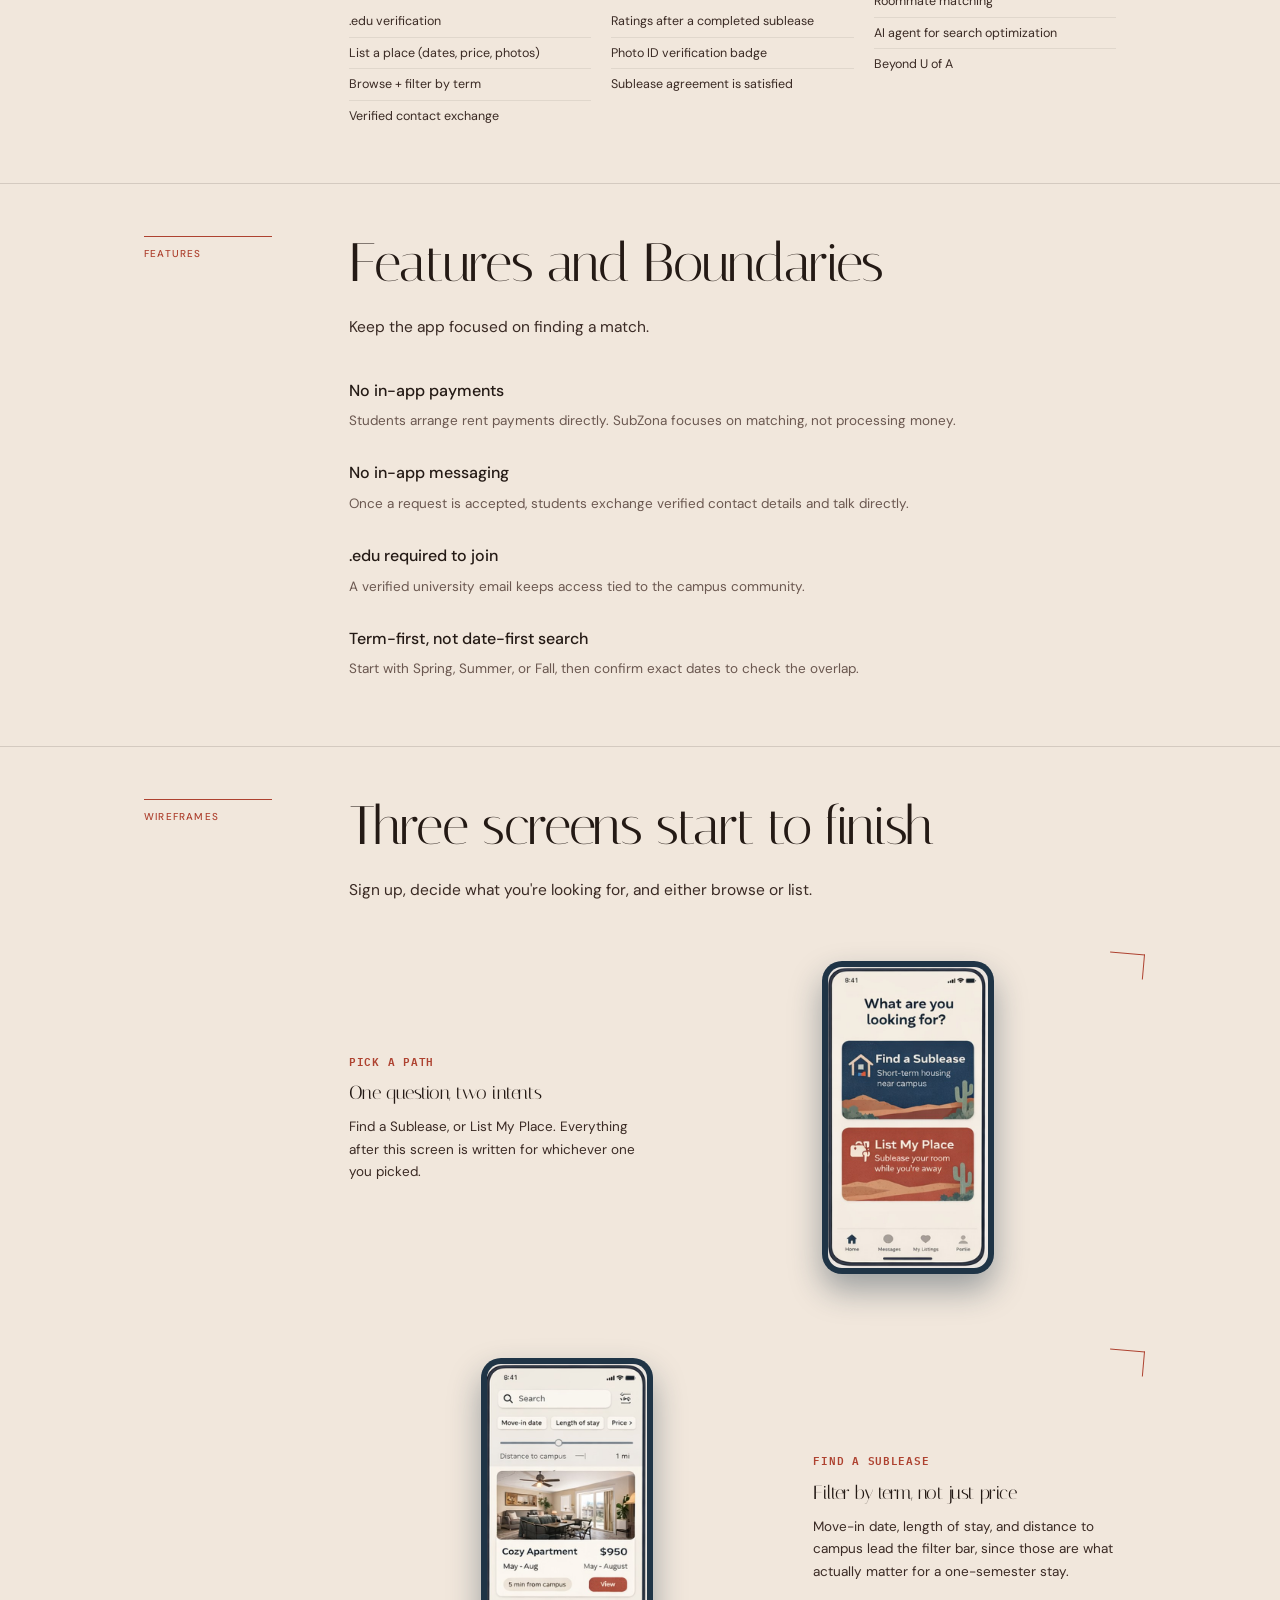
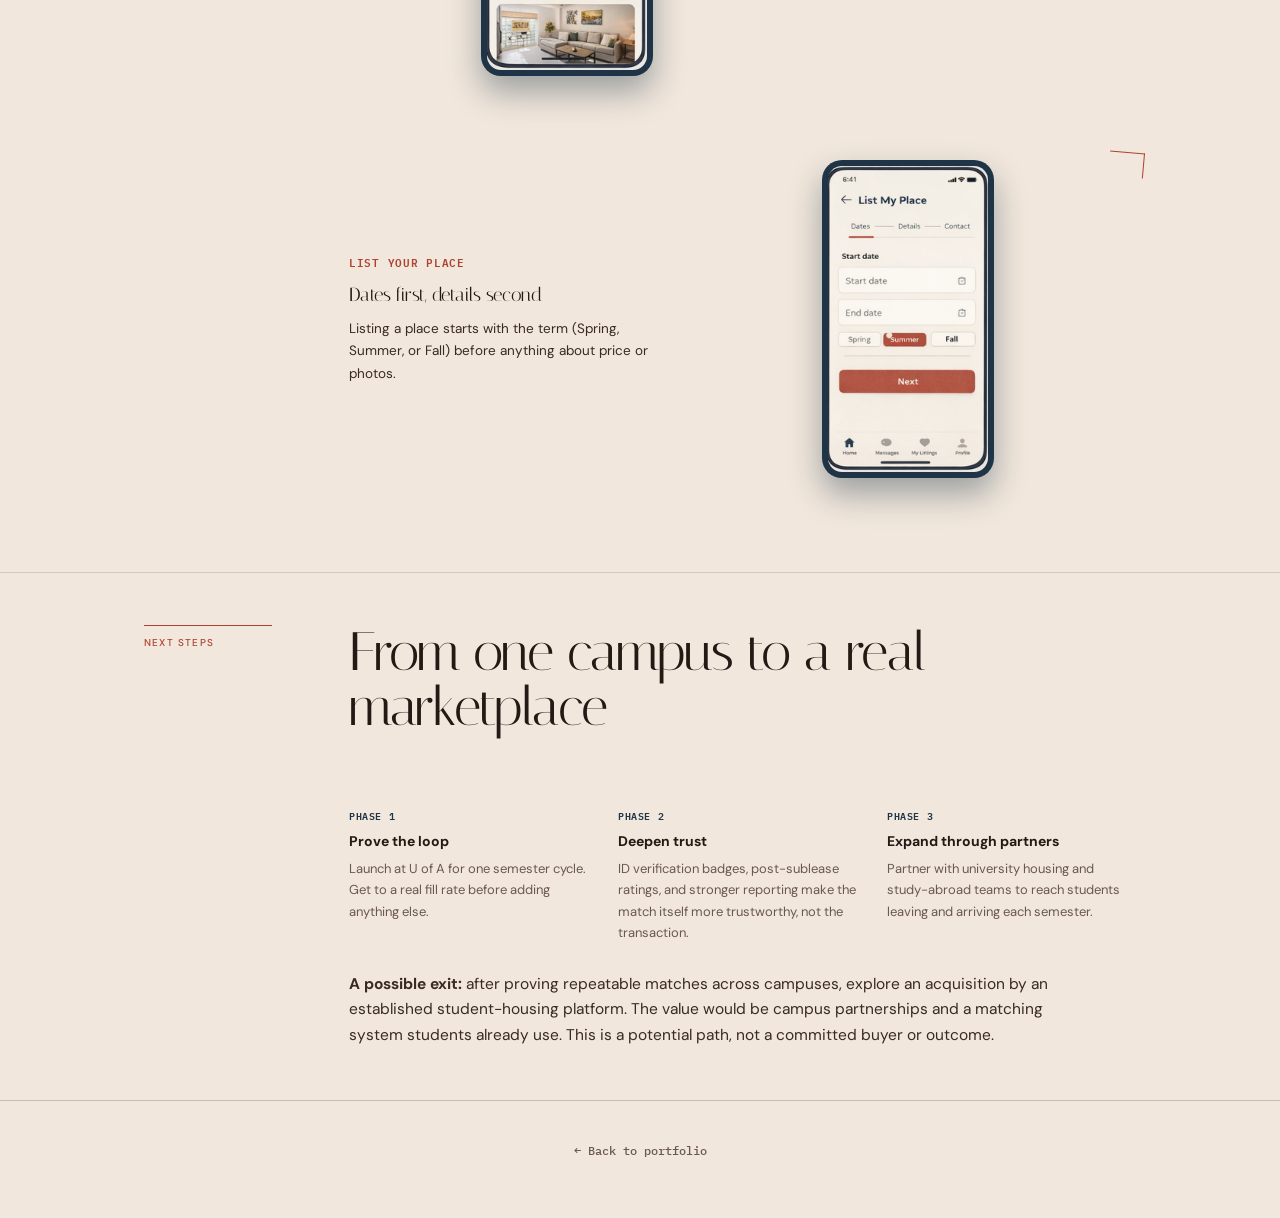
<file: subzona-case-study.html>
<!DOCTYPE html>
<html lang="en"><head>
    
    
  
<meta charset="UTF-8">
<meta name="viewport" content="width=device-width, initial-scale=1.0">
<title>SubZona: Subleases by Students, for Students · Luiza Andrade</title>


<style>
  :root{
    --red:#AE4230;
    --navy:#1F3446;
    --cream:#F1E7DC;
    --card:#F8F2E9;
    --ink:#241A15;
    --sub:#6B5850;
    --line:rgba(36,26,21,0.14);
    --line-soft:rgba(36,26,21,0.08);
    --navy-soft:rgba(31,52,70,0.09);
    --navy-line:rgba(31,52,70,0.22);
    --maxw:740px;
  }
  *{box-sizing:border-box;}
  @media(min-width:900px){ :root{ --maxw:860px; } }
  @media(min-width:1180px){ :root{ --maxw:1040px; } }
  @media(min-width:1500px){ :root{ --maxw:1140px; } }

  body{ margin:0; background:var(--cream); color:var(--ink); font-family:'DM Sans',sans-serif; line-height:1.65; font-size:16px; }
  p{ margin:0 0 15px 0; color:#3A2A24; } p:last-child{ margin-bottom:0; }
  a{ color:var(--red); }
  .wrap{ max-width:var(--maxw); margin:0 auto; padding:0 24px; }

  /* ---------- HERO ---------- */
  .hero{ background:linear-gradient(158deg, var(--navy) 0%, #17232E 46%, var(--ink) 100%); color:var(--cream); padding:54px 0 0 0; }
  .hero-inner{ max-width:var(--maxw); margin:0 auto; padding:0 24px 46px 24px; display:grid; grid-template-columns:1.15fr 0.85fr; gap:36px; align-items:end; }
  @media(max-width:820px){ .hero-inner{ grid-template-columns:1fr; } }
  .kicker{ font-family:'IBM Plex Mono'; font-size:11.5px; letter-spacing:.14em; text-transform:uppercase; color:#C9AA9C; margin-bottom:16px; }
  .hero h1{ font-family:'Bodoni Moda',serif; font-weight:900; font-size:48px; line-height:1.0; color:#fff; margin:0 0 16px 0; }
  .hero h1 .zona{ color:var(--red); }
  .hero .sub{ color:#CBB9AE; font-size:15.5px; max-width:44ch; margin:0 0 26px 0; }
  .hero-facts{ display:flex; flex-wrap:wrap; gap:20px 28px; }
  .hero-facts div{ font-family:'IBM Plex Mono'; font-size:11px; color:#9C8A80; text-transform:uppercase; letter-spacing:.05em; }
  .hero-facts strong{ display:block; font-family:'DM Sans'; color:#EFE5D8; font-size:13.5px; text-transform:none; letter-spacing:0; margin-top:4px; font-weight:500; }
  .hero-visual{ display:flex; justify-content:center; }
  .phone{ background:var(--navy); padding:6px; border-radius:20px; box-shadow:0 16px 32px rgba(31,52,70,0.4), 0 0 0 1px rgba(255,255,255,0.06); }
  .phone img{ display:block; width:100%; height:auto; border-radius:14px; }
  .hero-visual .phone{ width:148px; }

  /* ---------- SECTION SHELL ---------- */
  section{ padding:52px 0; border-bottom:1px solid var(--line); }
  section:last-of-type{ border-bottom:none; }
  .snum{ font-family:'IBM Plex Mono'; font-size:11px; letter-spacing:.1em; margin-bottom:10px; font-weight:600; text-transform:uppercase; }
  .snum.c1{ color:var(--red); } .snum.c2{ color:var(--navy); }
  h2{ font-family:'Bodoni Moda',serif; font-weight:700; font-size:26px; margin:0 0 16px 0; line-height:1.2; max-width:20ch; }
  .lead{ font-size:15.5px; max-width:58ch; color:#3A2A24; }
  .pull{ font-family:'Bodoni Moda',serif; font-style:italic; font-size:22px; font-weight:500; line-height:1.35; color:var(--ink); border-left:3px solid var(--red); padding:2px 0 2px 20px; margin:24px 0; max-width:50ch; }
  .pull.navy{ border-left-color:var(--navy); }

  /* ---------- TWO COLUMN ---------- */
  .two-col{ display:grid; grid-template-columns:1fr 1fr; gap:24px; margin-top:8px; }
  @media(max-width:680px){ .two-col{ grid-template-columns:1fr; } }

  /* ---------- PERSONAS ---------- */
  .persona{ background:var(--card); border:1px solid var(--line); border-radius:14px; padding:20px 22px; }
  .persona .ptag{ font-family:'IBM Plex Mono'; font-size:10px; letter-spacing:.08em; text-transform:uppercase; margin-bottom:8px; display:block; font-weight:600; }
  .persona.out .ptag{ color:var(--red); } .persona.in .ptag{ color:var(--navy); }
  .persona h3{ font-family:'Bodoni Moda',serif; font-size:18px; margin:0 0 2px 0; }
  .persona .role{ font-family:'IBM Plex Mono'; font-size:10.5px; color:var(--sub); margin-bottom:10px; }
  .persona p{ font-size:13.5px; margin:0; }
  .persona .quote{ font-family:'Bodoni Moda',serif; font-style:italic; color:var(--ink); font-size:14.5px; margin-top:12px; padding-top:12px; border-top:1px solid var(--line); }

  /* ---------- MECHANISM LIST ---------- */
  .mech-list{ margin-top:8px; }
  .mech-item{ display:flex; gap:16px; padding:14px 0; border-top:1px solid var(--line); }
  .mech-item:first-child{ border-top:none; }
  .mech-item .mnum{ font-family:'IBM Plex Mono'; font-size:11px; color:var(--red); flex-shrink:0; width:26px; padding-top:2px; }
  .mech-item:nth-child(even) .mnum{ color:var(--navy); }
  .mech-item h3{ font-family:'DM Sans'; font-weight:700; font-size:14.5px; margin:0 0 3px 0; }
  .mech-item p{ font-size:13.5px; margin:0; color:var(--sub); }

  /* ---------- FLOW (screens) ---------- */
  .flow{ display:grid; grid-template-columns:0.8fr 1.2fr; gap:28px; align-items:center; margin:42px 0; }
  .flow.rev{ grid-template-columns:1.15fr 0.85fr; }
  .flow.rev .flow-text{ order:2; } .flow.rev .flow-imgs{ order:1; }
  @media(max-width:780px){ .flow, .flow.rev{ grid-template-columns:1fr; } .flow.rev .flow-text{ order:1; } .flow.rev .flow-imgs{ order:2; } }
  .flow-tag{ font-family:'IBM Plex Mono'; font-size:10.5px; color:var(--red); text-transform:uppercase; letter-spacing:.07em; margin-bottom:8px; font-weight:600; }
  .flow-text h3{ font-family:'Bodoni Moda',serif; font-size:19px; margin:0 0 8px 0; }
  .flow-text p{ font-size:13.5px; color:#3A2A24; }
  .flow-imgs{ display:flex; gap:20px; justify-content:center; flex-wrap:wrap; }
  .flow-imgs .phone{ width:132px; }
  .flow-imgs.one .phone{ width:172px; }

  /* ---------- TRUST + METRICS (compact) ---------- */
  .tm-grid{ display:grid; grid-template-columns:1fr 1fr; gap:34px; margin-top:8px; }
  @media(max-width:780px){ .tm-grid{ grid-template-columns:1fr; } }
  .tm-list{ margin:0; }
  .tm-item{ padding:10px 0; border-top:1px solid var(--line); font-size:13.5px; }
  .tm-item:first-child{ border-top:none; }
  .tm-item strong{ color:var(--ink); }
  .metric-row{ display:grid; grid-template-columns:1fr 1fr; gap:10px; }
  .metric{ background:var(--card); border:1px solid var(--line); border-radius:10px; padding:12px 14px; }
  .metric .label{ font-family:'IBM Plex Mono'; font-size:9.5px; text-transform:uppercase; letter-spacing:.05em; color:var(--sub); margin-bottom:4px; }
  .metric .target{ font-family:'Bodoni Moda',serif; font-style:italic; font-size:13.5px; color:var(--red); }
  .metric:nth-child(even) .target{ color:var(--navy); }
  .metric{ border-top:2px solid var(--red); }
  .metric:nth-child(even){ border-top:2px solid var(--navy); }

  /* ---------- ROADMAP ---------- */
  .roadmap{ display:flex; gap:20px; margin-top:8px; }
  @media(max-width:780px){ .roadmap{ flex-direction:column; } }
  .rstep{ flex:1; }
  .rstep .rtag{ font-family:'IBM Plex Mono'; font-size:10px; text-transform:uppercase; color:var(--navy); letter-spacing:.06em; margin-bottom:6px; font-weight:600; }
  .rstep h4{ font-family:'DM Sans'; font-weight:700; font-size:14px; margin:0 0 5px 0; }
  .rstep p{ font-size:13px; color:var(--sub); margin:0; }

  /* ---------- MVP ROADMAP TRACK ---------- */
  .mroad{ position:relative; margin-top:28px; display:flex; gap:0; }
  .mroad::before{ content:''; position:absolute; top:9px; left:0; right:0; height:2px; background:var(--navy-line); }
  @media(max-width:780px){
    .mroad{ flex-direction:column; gap:26px; }
    .mroad::before{ top:0; bottom:0; left:9px; right:auto; width:2px; height:auto; }
  }
  .mstage{ position:relative; flex:1; padding:26px 20px 0 0; }
  @media(max-width:780px){ .mstage{ padding:0 0 0 30px; } }
  .mstage::before{ content:''; position:absolute; top:0; left:0; width:20px; height:20px; border-radius:50%; background:var(--cream); border:2px solid var(--navy); }
  @media(max-width:780px){ .mstage::before{ top:0; left:0; } }
  .mstage.done::before{ background:var(--navy); }
  .mstage .mstage-tag{ font-family:'IBM Plex Mono'; font-size:10px; text-transform:uppercase; letter-spacing:.07em; color:var(--navy); font-weight:600; margin-bottom:6px; }
  .mstage h4{ font-family:'Bodoni Moda',serif; font-size:16.5px; margin:0 0 8px 0; }
  .mstage .mstage-gate{ font-size:12px; color:var(--sub); margin:0 0 10px 0; padding-bottom:10px; border-bottom:1px solid var(--line-soft); }
  .mstage .mstage-gate strong{ color:var(--navy); font-weight:600; }
  .mstage ul{ margin:0; padding:0; list-style:none; }
  .mstage li{ font-size:12.5px; color:#3A2A24; padding:5px 0; border-top:1px solid var(--line-soft); }
  .mstage li:first-child{ border-top:none; }

  footer{ padding:36px 0 54px 0; text-align:center; border-top:1px solid var(--navy-line); }
  footer a{ font-family:'IBM Plex Mono'; font-size:12px; color:var(--sub); text-decoration:none; }
  footer a:hover{ color:var(--red); }

  /* ---------- EDIT TOOLBAR ---------- */
  #edit-toolbar{ position:fixed; bottom:20px; right:20px; z-index:999; display:flex; gap:8px; align-items:center; background:var(--ink); padding:9px 10px; border-radius:12px; box-shadow:0 12px 28px rgba(0,0,0,0.28); font-family:'IBM Plex Mono'; }
  #edit-toolbar button{ font-family:'IBM Plex Mono'; font-size:11px; letter-spacing:.04em; text-transform:uppercase; font-weight:600; border:none; border-radius:7px; padding:8px 13px; cursor:pointer; transition:opacity .15s ease; }
  #edit-toolbar button:hover{ opacity:0.85; }
  #edit-toolbar .btn-edit{ background:var(--navy); color:var(--cream); }
  #edit-toolbar .btn-edit.active{ background:var(--red); }
  #edit-toolbar .btn-save{ background:#3B5A73; color:var(--cream); }
  #edit-toolbar .btn-reset{ background:transparent; color:#9C8A80; border:1px solid rgba(255,255,255,0.18) !important; }
  #edit-toolbar .status{ font-size:10px; color:#9C8A80; padding:0 2px; min-width:64px; }
  body.editing [data-ekey]{ outline:1.5px dashed var(--navy-line); outline-offset:3px; border-radius:3px; cursor:text; }
  body.editing [data-ekey]:hover{ outline-color:var(--navy); background:var(--navy-soft); }
  body.editing [data-ekey]:focus{ outline:1.5px solid var(--navy); background:var(--navy-soft); }
  @media(max-width:600px){ #edit-toolbar{ left:14px; right:14px; justify-content:center; flex-wrap:wrap; } }
</style>
<style>:root{--motion-accent:#b43e51}
.motion-progress{position:fixed;z-index:10000;top:0;left:0;width:100%;height:3px;transform:scaleX(0);transform-origin:left;background:linear-gradient(90deg,var(--motion-accent),#e79b75);pointer-events:none}
.motion-ready .motion-reveal{opacity:0;transform:translateY(28px) scale(.985);transition:opacity .72s cubic-bezier(.2,.75,.25,1),transform .72s cubic-bezier(.2,.75,.25,1);transition-delay:var(--motion-delay,0ms)}
.motion-ready .motion-reveal.motion-in{opacity:1;transform:none}
.motion-ready .motion-pop{transition:transform .35s cubic-bezier(.2,.8,.2,1),box-shadow .35s ease,border-color .35s ease;transform-style:preserve-3d;will-change:transform}
.motion-ready .motion-pop:hover{transform:translateY(-7px) rotateX(var(--motion-rx,0deg)) rotateY(var(--motion-ry,0deg));box-shadow:0 20px 45px rgba(31,22,23,.13)}
.motion-ready a,.motion-ready button{transition:transform .22s ease,color .22s ease,background-color .22s ease,border-color .22s ease}
.motion-ready a:hover,.motion-ready button:hover{transform:translateY(-2px)}
.motion-ready img{transition:transform .65s cubic-bezier(.2,.8,.2,1),filter .4s ease}
.motion-ready .motion-pop:hover img,.motion-ready figure:hover img,.motion-ready .phone:hover img{transform:scale(1.025)}
@media(max-width:800px),(pointer:coarse){.motion-ready .motion-pop:hover{transform:translateY(-4px)}}
@media(prefers-reduced-motion:reduce){html{scroll-behavior:auto!important}.motion-progress{display:none}.motion-ready .motion-reveal{opacity:1;transform:none;transition:none}.motion-ready *{animation-duration:.01ms!important;animation-iteration-count:1!important;transition-duration:.01ms!important}}
</style>
<style>

body.case-editorial {
  font-family: 'DM Sans', sans-serif;
  font-weight: 400;
}

body.case-editorial h1,
body.case-editorial h2,
body.case-editorial h3,
body.case-editorial .h,
body.case-editorial .h3 {
  font-family: 'Italiana', Georgia, serif;
  font-weight: 400;
  letter-spacing: -.025em;
}

body.case-editorial h1 em,
body.case-editorial h2 em,
body.case-editorial .title span,
body.case-editorial .zona {
  font-family: 'Italiana', Georgia, serif;
  font-style: italic;
  font-weight: 400;
  letter-spacing: 0;
}

body.case-editorial .kicker,
body.case-editorial .eyebrow,
body.case-editorial .snum {
  font-family: 'DM Sans', sans-serif;
  font-size: 10px;
  font-weight: 500;
  letter-spacing: .14em;
  text-transform: uppercase;
}

body.case-editorial section[data-chapter] > .wrap,
body.case-editorial-maps section[data-chapter] {
  display: grid;
  grid-template-columns: minmax(92px, .28fr) minmax(0, 1.72fr);
  column-gap: clamp(28px, 6vw, 82px);
}

body.case-editorial section[data-chapter] > .wrap::before,
body.case-editorial-maps section[data-chapter]::before {
  content: attr(data-chapter);
  grid-column: 1;
  grid-row: 1 / span 30;
  align-self: start;
  padding-top: 9px;
  border-top: 1px solid currentColor;
  color: var(--editorial-accent);
  font-size: 10px;
  font-weight: 500;
  letter-spacing: .14em;
  text-transform: uppercase;
}

body.case-editorial section[data-chapter] > .wrap > *,
body.case-editorial-maps section[data-chapter] > * {
  grid-column: 2;
}

body.case-editorial section[data-chapter] .kicker,
body.case-editorial section[data-chapter] .snum {
  display: none;
}

body.case-editorial section[data-chapter] h2 {
  font-size: clamp(34px, 4.2vw, 58px);
  line-height: 1.02;
  max-width: 17ch;
  margin-bottom: 24px;
}

body.case-editorial section[data-chapter] p {
  max-width: 68ch;
}

body.case-editorial .hero h1,
body.case-editorial .hero .title {
  font-size: clamp(58px, 9vw, 112px);
  line-height: .9;
}

body.case-editorial .hero::after {
  content: none;
}

body.case-editorial .hero {
  height: 560px;
  min-height: 560px;
  display: flex;
  align-items: center;
  overflow: hidden;
}

body.case-editorial .hero > .wrap,
body.case-editorial .hero > .hero-inner { width: 100%; }


body.case-editorial .summary-card,
body.case-editorial .beat,
body.case-editorial .persona,
body.case-editorial .feature,
body.case-editorial .rstep,
body.case-editorial .metric,
body.case-editorial .engage-cell,
body.case-editorial .profile-card {
  border-radius: 2px;
  box-shadow: none;
}

body.case-editorial .artifact,
body.case-editorial .flow,
body.case-editorial .wireflow,
body.case-editorial .screens,
body.case-editorial .hero-visual {
  position: relative;
}

body.case-editorial .artifact::after,
body.case-editorial .flow::after,
body.case-editorial .wireflow::after {
  content: '';
  position: absolute;
  z-index: 3;
  right: -8px;
  top: -8px;
  width: 34px;
  height: 24px;
  border-top: 1px solid var(--editorial-accent);
  border-right: 1px solid var(--editorial-accent);
  transform: rotate(5deg);
  pointer-events: none;
}

body.case-editorial-chegg {
  --editorial-accent: #EB7100;
  background: #FAF8F3;
}

body.case-editorial-subzona {
  --editorial-accent: #AE4230;
  background: #F1E7DC;
}

body.case-editorial-maps {
  --editorial-accent: #A9761E;
  background: #F1E7D6;
}

body.case-editorial-chegg .title span { color: var(--orange); }
body.case-editorial-subzona .zona { color: #C9AA9C; }
body.case-editorial-maps h1 em,
body.case-editorial-maps h2 em { color: #E7B45A; }

@media (max-width: 720px) {
  body.case-editorial section[data-chapter] > .wrap,
  body.case-editorial-maps section[data-chapter] {
    grid-template-columns: 1fr;
  }
  body.case-editorial section[data-chapter] > .wrap::before,
  body.case-editorial-maps section[data-chapter]::before {
    grid-column: 1;
    grid-row: auto;
    margin-bottom: 20px;
  }
  body.case-editorial section[data-chapter] > .wrap > *,
  body.case-editorial-maps section[data-chapter] > * { grid-column: 1; }
  body.case-editorial .hero::after { display: none; }
  body.case-editorial .hero { height: auto; min-height: 520px; }
}
</style>
<style id="subzona-revisions">
body.case-editorial-subzona section[data-chapter] > .wrap::before{content:none}
body.case-editorial-subzona section[data-chapter] > .wrap > .chapter-label{grid-column:1;grid-row:1 / span 30;align-self:start;padding-top:9px;border-top:1px solid currentColor;color:var(--editorial-accent);font-family:'DM Sans',sans-serif;font-size:10px;font-weight:500;letter-spacing:.12em;text-transform:uppercase;overflow-wrap:normal}
.mech-item{display:block;border:0;padding:14px 0}.mech-item h3{font-family:'DM Sans',sans-serif!important;font-weight:500!important;font-size:16px!important;letter-spacing:0!important;margin-bottom:6px}
@media(max-width:720px){body.case-editorial-subzona section[data-chapter] > .wrap > .chapter-label{grid-row:auto;margin-bottom:20px}}
</style><style id="subzona-competitors">.competitor-context{margin-top:26px;padding-top:22px;border-top:1px solid var(--line)}.competitor-context h3{font-family:'DM Sans',sans-serif!important;font-size:17px;font-weight:500!important;letter-spacing:0!important;margin:0 0 14px}.competitor-context p{font-size:14px}.competitor-context .competitor-sources{font-size:11px;color:var(--sub)}</style><style>body.case-editorial .motion-reveal{opacity:1!important;transform:none!important;transition:none!important}body.case-editorial .motion-pop{will-change:auto}</style>

<style>@font-face {
  font-family: 'Bodoni Moda';
  font-style: italic;
  font-weight: 500;
  font-display: swap;
  src: url(assets/font-324d05cbb2e6.woff2) format('woff2');
}
@font-face {
  font-family: 'Bodoni Moda';
  font-style: normal;
  font-weight: 400;
  font-display: swap;
  src: url(assets/font-a237c004161d.woff2) format('woff2');
}
@font-face {
  font-family: 'Bodoni Moda';
  font-style: normal;
  font-weight: 700;
  font-display: swap;
  src: url(assets/font-c023e515d6d2.woff2) format('woff2');
}
@font-face {
  font-family: 'Bodoni Moda';
  font-style: normal;
  font-weight: 900;
  font-display: swap;
  src: url(assets/font-fa43809fd427.woff2) format('woff2');
}
@font-face {
  font-family: 'DM Sans';
  font-style: italic;
  font-weight: 400;
  font-display: swap;
  src: url(assets/font-6d95ec6323b2.woff2) format('woff2');
}
@font-face {
  font-family: 'DM Sans';
  font-style: normal;
  font-weight: 400;
  font-display: swap;
  src: url(assets/font-2ae9d0b85736.woff2) format('woff2');
}
@font-face {
  font-family: 'DM Sans';
  font-style: normal;
  font-weight: 500;
  font-display: swap;
  src: url(assets/font-28a332909d69.woff2) format('woff2');
}
@font-face {
  font-family: 'DM Sans';
  font-style: normal;
  font-weight: 600;
  font-display: swap;
  src: url(assets/font-572cbab18079.woff2) format('woff2');
}
@font-face {
  font-family: 'DM Sans';
  font-style: normal;
  font-weight: 700;
  font-display: swap;
  src: url(assets/font-2df7bcce9d9d.woff2) format('woff2');
}
@font-face {
  font-family: 'IBM Plex Mono';
  font-style: normal;
  font-weight: 500;
  font-display: swap;
  src: url(assets/font-334e1ee15178.woff2) format('woff2');
}
@font-face {
  font-family: 'IBM Plex Mono';
  font-style: normal;
  font-weight: 600;
  font-display: swap;
  src: url(assets/font-6c0f1940c1c2.woff2) format('woff2');
}

@font-face {
  font-family: 'DM Sans';
  font-style: normal;
  font-weight: 400;
  font-display: swap;
  src: url(assets/font-2ae9d0b85736.woff2) format('woff2');
}
@font-face {
  font-family: 'DM Sans';
  font-style: normal;
  font-weight: 500;
  font-display: swap;
  src: url(assets/font-28a332909d69.woff2) format('woff2');
}
@font-face {
  font-family: 'Italiana';
  font-style: normal;
  font-weight: 400;
  font-display: swap;
  src: url(assets/font-bfce9fdc50e3.woff2) format('woff2');
}
</style>
<style>.reveal,.motion-ready .motion-reveal{opacity:1!important;transform:none!important;transition:none!important}.motion-pop{will-change:auto!important}</style></head>
<body id="artifacts-component-root-html" class="case-editorial case-editorial-subzona">
<div id="page-content">

<div class="hero">
  <div class="hero-inner">
    <div>
      <div class="kicker">Product Concept · 0→1 Marketplace</div>
      <h1>Sub<span class="zona">Zona</span></h1>
      <p class="sub">Traditional rental apps help people find a place for a standard lease. SubZona is for untraditional leases, connecting the natural gaps in student schedules.</p>
      <div class="hero-facts">
        <div>Platform<strong>iOS · Android</strong></div>
        <div>Focus<strong>Marketplace &amp; trust design</strong></div>
        <div>Context<strong>University of Arizona</strong></div>
      </div>
    </div>
    <div class="hero-visual">
      <div class="phone motion-reveal motion-pop motion-in" style="--motion-delay: 0ms;"><img decoding="async" fetchpriority="high" src="assets/case-screen-4.jpg" alt="SubZona onboarding screen"></div>
    </div>
  </div>
</div>

<section data-chapter="Overview">
  <div class="wrap">
    <div class="chapter-label">Problem</div>
    <div class="snum c1">The Problem</div>
    <h2>The lease calendar doesn't match the school calendar</h2>
    <p class="lead">A 12-month lease can outlast a student's time on campus. Someone leaving to study abroad may need a tenant for just one semester, while an incoming exchange student needs a room for those same months.</p>
    <div class="pull motion-reveal motion-in" style="--motion-delay: 55ms;">"I need a place for four months. Every listing site is built around a full year lease."</div>
    <div class="two-col">
      <p><strong>Going abroad:</strong> students studying abroad for a semester are stuck paying rent on an empty room, breaking their lease outright, or handing their apartment to a stranger off Craigslist with no way to verify who they are.</p>
      <p><strong>Coming to campus:</strong> exchange students, transfers, and interns need a short stay that lines up with their arrival and departure dates.</p>
    </div>
  <div class="competitor-context">
<h3>Where students look now</h3>
<p><strong>Zillow and apartment listings</strong> cover a broad rental market, focusing more on long-term leases. Students still need to find a lease that fits their semester.</p>
<p><strong>Airbnb</strong> supports monthly stays, but its booking model centers on available accommodation rather than pairing students leaving campus with those arriving.</p>
<p><strong>UA’s off-campus housing portal</strong> is a closer alternative: it already includes sublets and roommate search. SubZona would need to make matching overlapping semester dates easier than browsing those listings.</p>
<p><strong>SubZona’s focus:</strong> turn opposite travel plans into a match. A student leaving Tucson for spring can connect with someone arriving for that same term, with exact dates checked before they agree.</p>
<p class="competitor-sources">Sources: <a href="https://www.zillow.com/atlanta-ga/short-term-apartments/">Zillow short-term listings</a> · <a href="https://www.airbnb.com/stays/monthly">Airbnb monthly stays</a> · <a href="https://offcampus.arizona.edu/housing">UA housing</a></p>
</div></div></section>

<section data-chapter="People">
  <div class="wrap">
    <div class="chapter-label">TARGET MARKET</div>
    <div class="snum c2">Who It's For</div>
    <h2>Two students, opposite problem, same semester</h2>
    <p class="lead">SubZona works because it's anchored to one matched pair: someone leaving, and someone arriving. Every feature exists to optimize this matching system that naturally exists on college campuses.</p>
    <div class="two-col">
      <div class="persona out">
        <span class="ptag">Outbound</span>
        <h3>Jordan</h3>
        <div class="role">Junior · Business · Studying in Barcelona, Spring</div>
        <p>Signed a 12-month lease before deciding to go abroad. Doesn't want to break it or pay rent on an empty room, and doesn't want to hand his apartment off to a stranger.</p>
        <div class="quote">"I just need someone to take over my place for the Spring semester."</div>
      </div>
      <div class="persona in">
        <span class="ptag">Inbound</span>
        <h3>Maya</h3>
        <div class="role">Exchange student · Arriving Spring, one semester only</div>
        <p>Never been to Tucson. Every apartment site wants a year-long signature; every Facebook group is unverified strangers with no real dates attached.</p>
        <div class="quote">"I don't want a full lease. I just need something for the Spring that's close to campus."</div>
      </div>
    </div>
  </div>
</section>

<section data-chapter="Solution">
  <div class="wrap">
    <div class="chapter-label">How it works</div>
    <div class="snum c1">How It Works</div>
    <h2>Built around the term, not the date</h2>
    <p class="lead">Every listing and search is built around Spring, Summer, or Fall, the unit students actually live in. Once two people are ready to talk, the platform steps back.</p>
    <div class="mech-list">
      <div class="mech-item"><div><h3>.edu to get in</h3><p>No verified university email, no listing, no browsing.</p></div></div>
      <div class="mech-item"><div><h3>One page, two intents</h3><p>Home screen asks one question: find a place, or list one.</p></div></div>
      <div class="mech-item"><div><h3>Term-first search</h3><p>Filters lead with semester and length of stay, not a generic map.</p></div></div>
      <div class="mech-item"><div><h3>Request, then connect</h3><p>Sending a request shares verified contact info directly. SubZona doesn't host the conversation on the platform.</p></div></div>
    </div>
  </div>
</section>

<section data-chapter="Plan">
  <div class="wrap">
    <div class="chapter-label">plan</div>
    <div class="snum c2">Establishing the Direction</div>
    <h2>The action plan</h2>
    <p class="lead">A two-sided marketplace lives or dies on its first few hundred matches. V1 is scoped to get a listing posted and a request accepted, nothing more.</p>
    <div class="mroad">
      <div class="mstage done">
        <div class="mstage-tag">V1.0 · Launch</div>
        <h4>Post a listing, accept a request</h4>
        <p class="mstage-gate">Start once verified students can post a listing, accept a request, and exchange contact details.</p>
        <ul><li>.edu verification</li><li>List a place (dates, price, photos)</li><li>Browse + filter by term</li><li>Verified contact exchange</li></ul>
      </div>
      <div class="mstage">
        <div class="mstage-tag">V1.1 · Trust &amp; reputation</div>
        <h4>Reputation after the fact</h4>
        <p class="mstage-gate">After the first semester, review how many listings found tenants before adding these features.</p>
        <ul><li>Ratings after a completed sublease</li><li>Photo ID verification badge</li><li>Sublease agreement is satisfied</li></ul>
      </div>
      <div class="mstage">
        <div class="mstage-tag">V2.0 · Beyond one campus</div>
        <h4>New campuses, deeper search</h4>
        <p class="mstage-gate">Expand after two semesters of consistent matches and returning users at U of A.</p>
        <ul><li>Roommate matching</li><li>AI agent for search optimization</li><li>Beyond U of A</li></ul>
      </div>
    </div>
    
  </div>
</section>

<section data-chapter="Decisions">
  <div class="wrap">
    <div class="chapter-label">Features</div>
    <div class="snum c1">Decisions &amp; Trade-offs</div>
    <h2>Features and Boundaries</h2>
    <p class="lead">Keep the app focused on finding a match.</p>
    <div class="mech-list">
      <div class="mech-item">
        
        <div>
          <h3>No in-app payments</h3>
          <p>Students arrange rent payments directly. SubZona focuses on matching, not processing money.</p>
        </div>
      </div>
      <div class="mech-item">
        
        <div>
          <h3>No in-app messaging</h3>
          <p>Once a request is accepted, students exchange verified contact details and talk directly.</p>
        </div>
      </div>
      <div class="mech-item">
        
        <div>
          <h3>.edu required to join</h3>
          <p>A verified university email keeps access tied to the campus community.</p>
        </div>
      </div>
      <div class="mech-item">
        
        <div>
          <h3>Term-first, not date-first search</h3>
          <p>Start with Spring, Summer, or Fall, then confirm exact dates to check the overlap.</p>
        </div>
      </div>
    </div>
  </div>
</section>

<section data-chapter="Experience">
  <div class="wrap">
    <div class="chapter-label">WIREFRAMES</div>
    <div class="snum c2">The Flow</div>
    <h2>Three screens start to finish</h2>
    <p class="lead">Sign up, decide what you're looking for, and either browse or list.</p>

    <div class="flow">
      <div class="flow-text">
        <div class="flow-tag">Pick a path</div>
        <h3>One question, two intents</h3>
        <p>Find a Sublease, or List My Place. Everything after this screen is written for whichever one you picked.</p>
      </div>
      <div class="flow-imgs one">
        <div class="phone motion-reveal motion-pop motion-in" style="--motion-delay: 110ms;"><img decoding="async" loading="lazy" src="assets/case-screen-5.jpg" alt="SubZona choice screen"></div>
      </div>
    </div>

    <div class="flow rev">
      <div class="flow-text">
        <div class="flow-tag">Find a sublease</div>
        <h3>Filter by term, not just price</h3>
        <p>Move-in date, length of stay, and distance to campus lead the filter bar, since those are what actually matter for a one-semester stay.</p>
      </div>
      <div class="flow-imgs one">
        <div class="phone motion-reveal motion-pop motion-in" style="--motion-delay: 165ms;"><img decoding="async" loading="lazy" src="assets/case-screen-6.jpg" alt="SubZona browse listings screen"></div>
      </div>
    </div>

    <div class="flow">
      <div class="flow-text">
        <div class="flow-tag">List your place</div>
        <h3>Dates first, details second</h3>
        <p>Listing a place starts with the term (Spring, Summer, or Fall) before anything about price or photos.</p>
      </div>
      <div class="flow-imgs one">
        <div class="phone motion-reveal motion-pop motion-in" style="--motion-delay: 220ms;"><img decoding="async" loading="lazy" src="assets/case-screen-7.jpg" alt="SubZona list my place dates screen"></div>
      </div>
    </div>
  </div>
</section>



<section data-chapter="Roadmap">
  <div class="wrap">
    <div class="chapter-label">Next steps</div>
    <div class="snum c2">Roadmap</div>
    <h2>From one campus to a real marketplace</h2>
    <p class="lead"><br></p>
    <div class="roadmap">
      <div class="rstep motion-reveal motion-pop motion-in" style="--motion-delay: 0ms;"><div class="rtag">Phase 1</div><h4>Prove the loop</h4><p>Launch at U of A for one semester cycle. Get to a real fill rate before adding anything else.</p></div>
      <div class="rstep motion-reveal motion-pop motion-in" style="--motion-delay: 55ms;"><div class="rtag">Phase 2</div><h4>Deepen trust</h4><p>ID verification badges, post-sublease ratings, and stronger reporting make the match itself more trustworthy, not the transaction.</p></div>
      <div class="rstep motion-reveal motion-pop motion-in" style="--motion-delay: 110ms;"><div class="rtag">Phase 3</div><h4>Expand through partners</h4><p>Partner with university housing and study-abroad teams to reach students leaving and arriving each semester.</p></div>
    </div>
    <p class="lead" style="margin-top:28px;"><strong>A possible exit:</strong> after proving repeatable matches across campuses, explore an acquisition by an established student-housing platform. The value would be campus partnerships and a matching system students already use. This is a potential path, not a committed buyer or outcome.</p>
</div>
</section>

<footer>
  <a href="index.html">← Back to portfolio</a>
</footer>









</div><!-- /page-content -->

</body></html>
</file>
